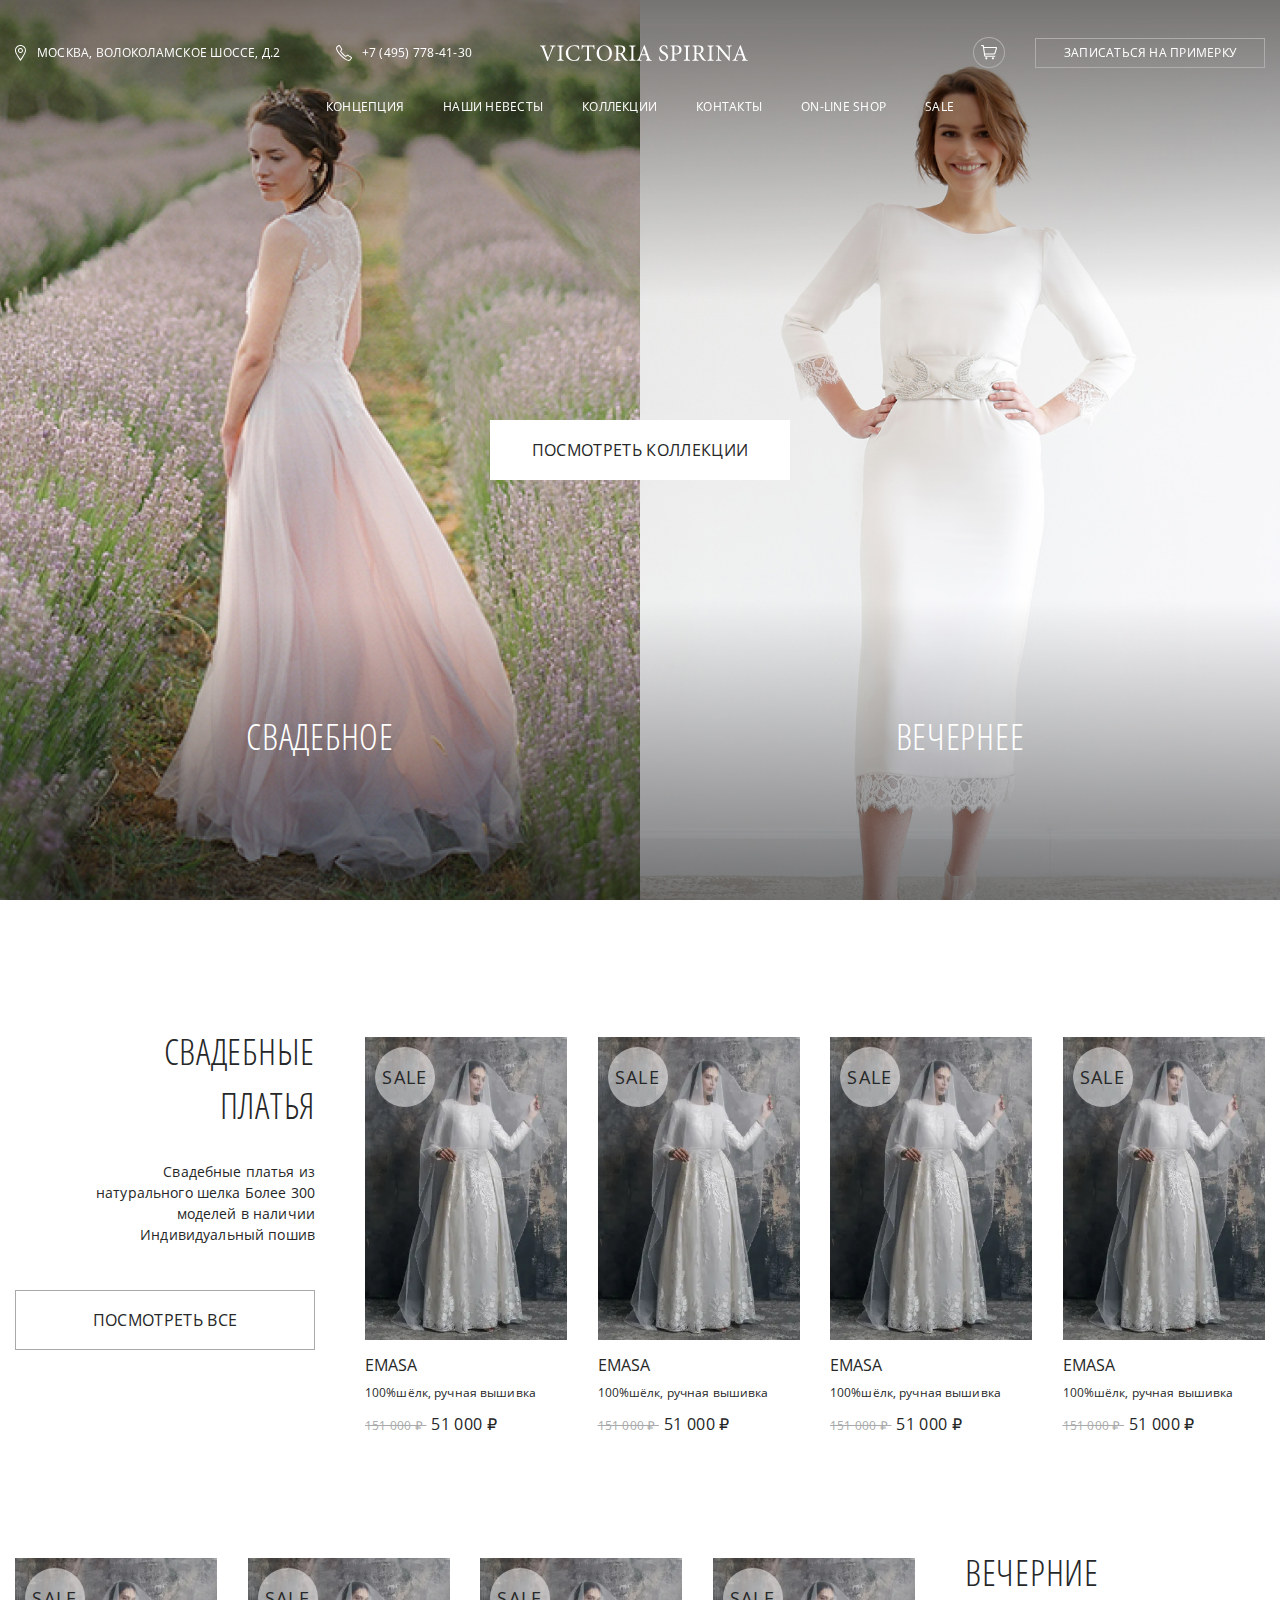
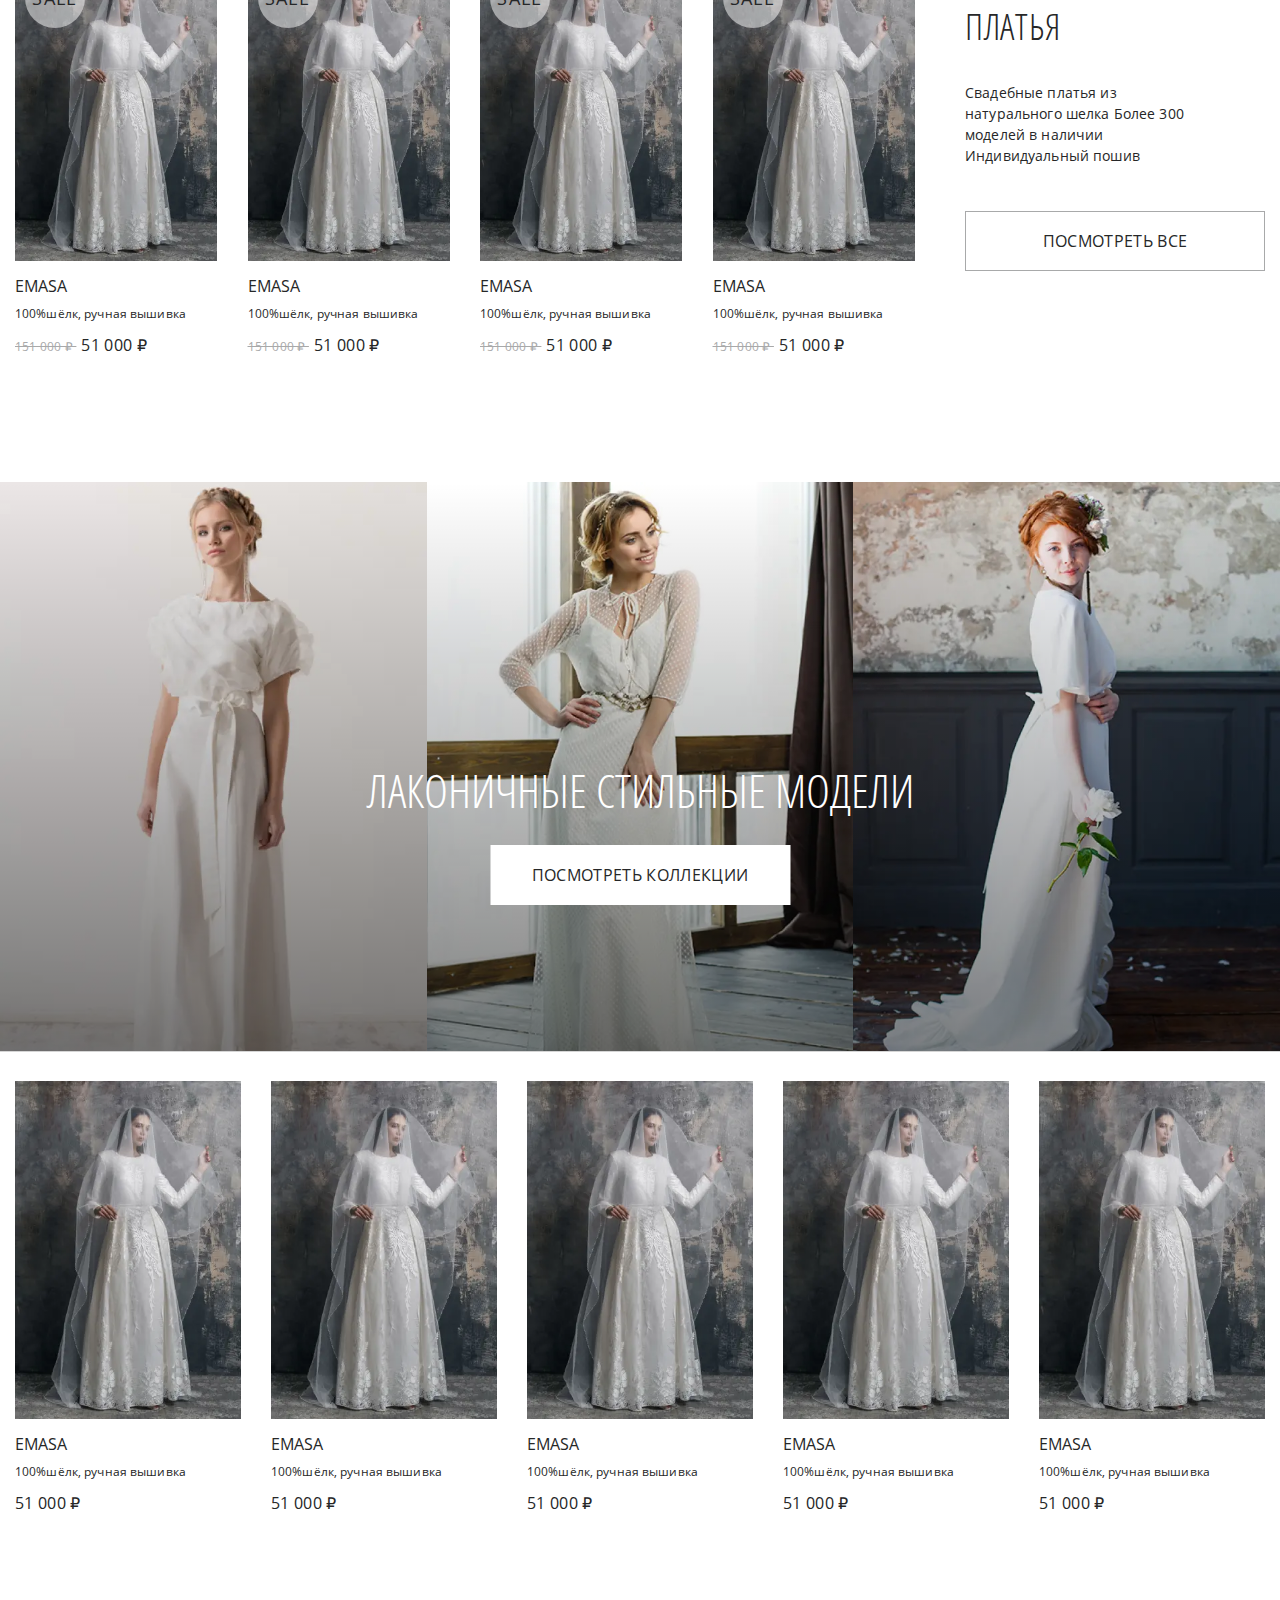
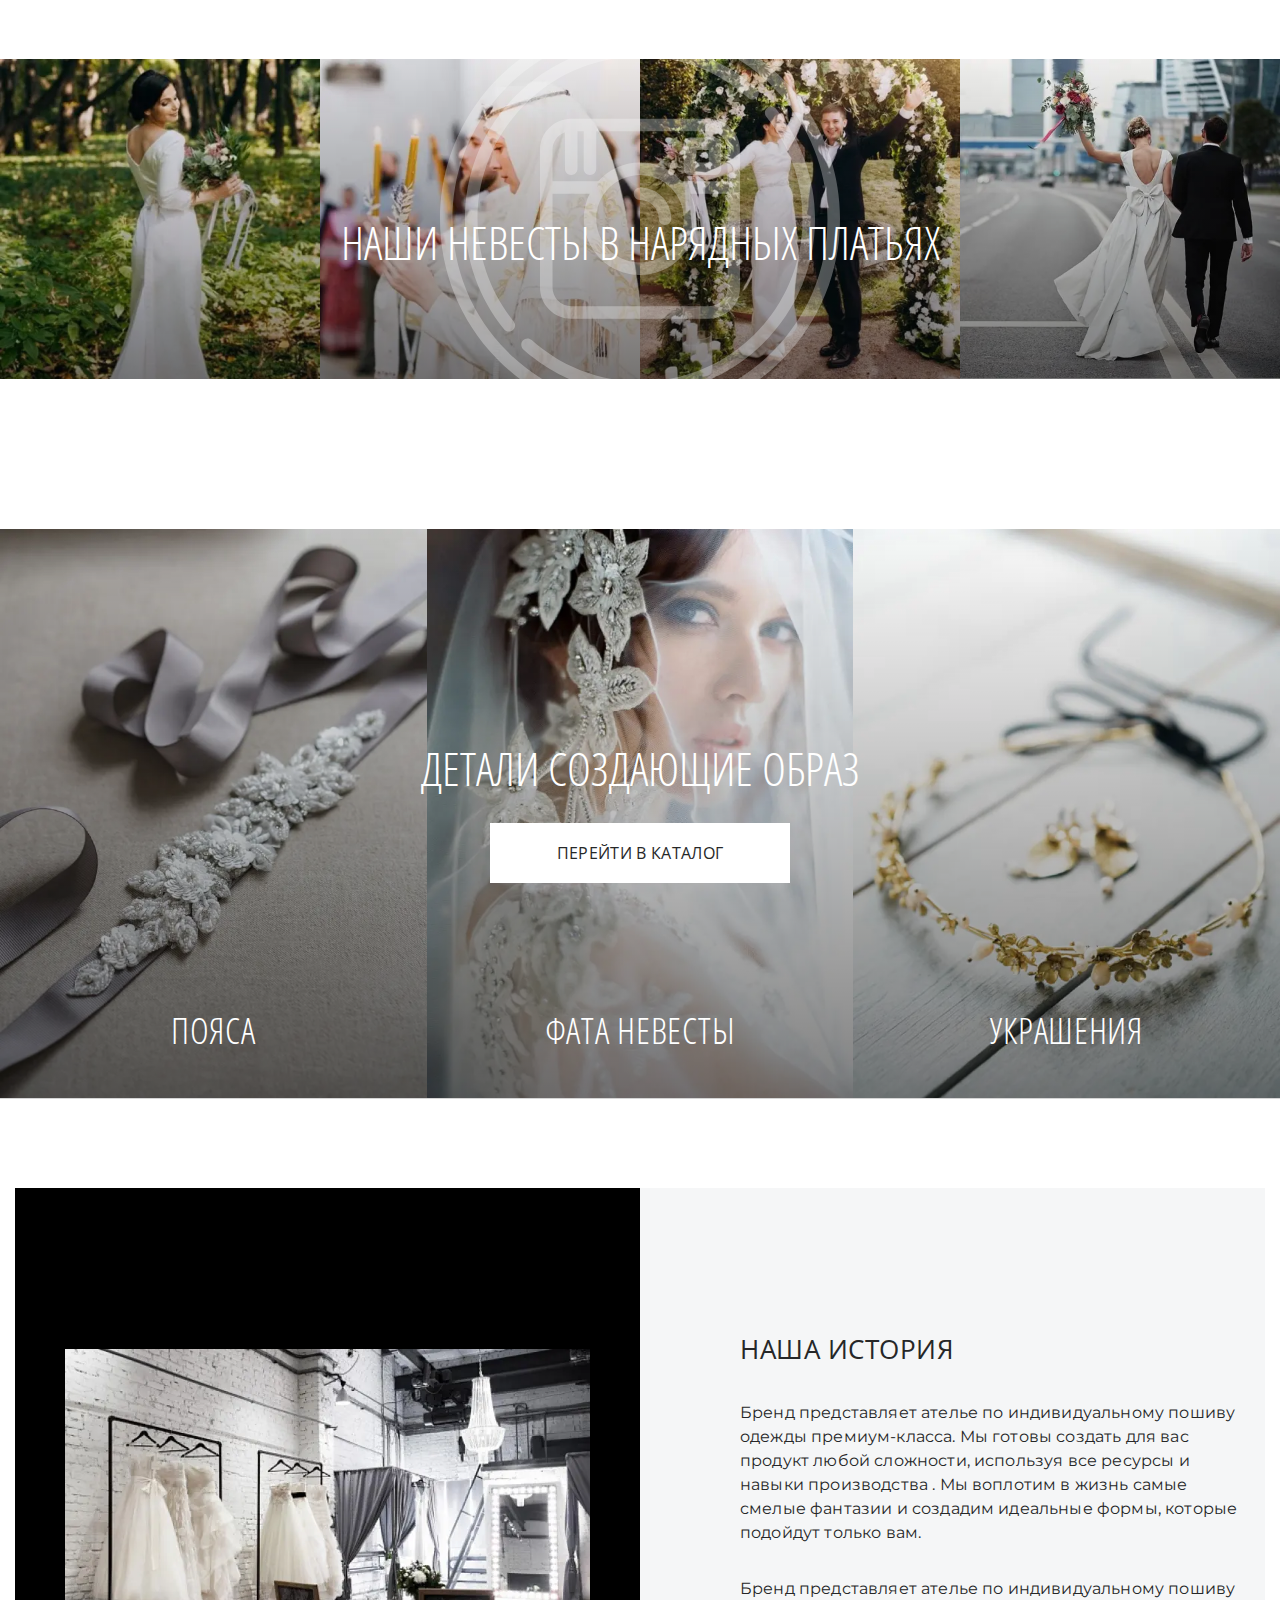
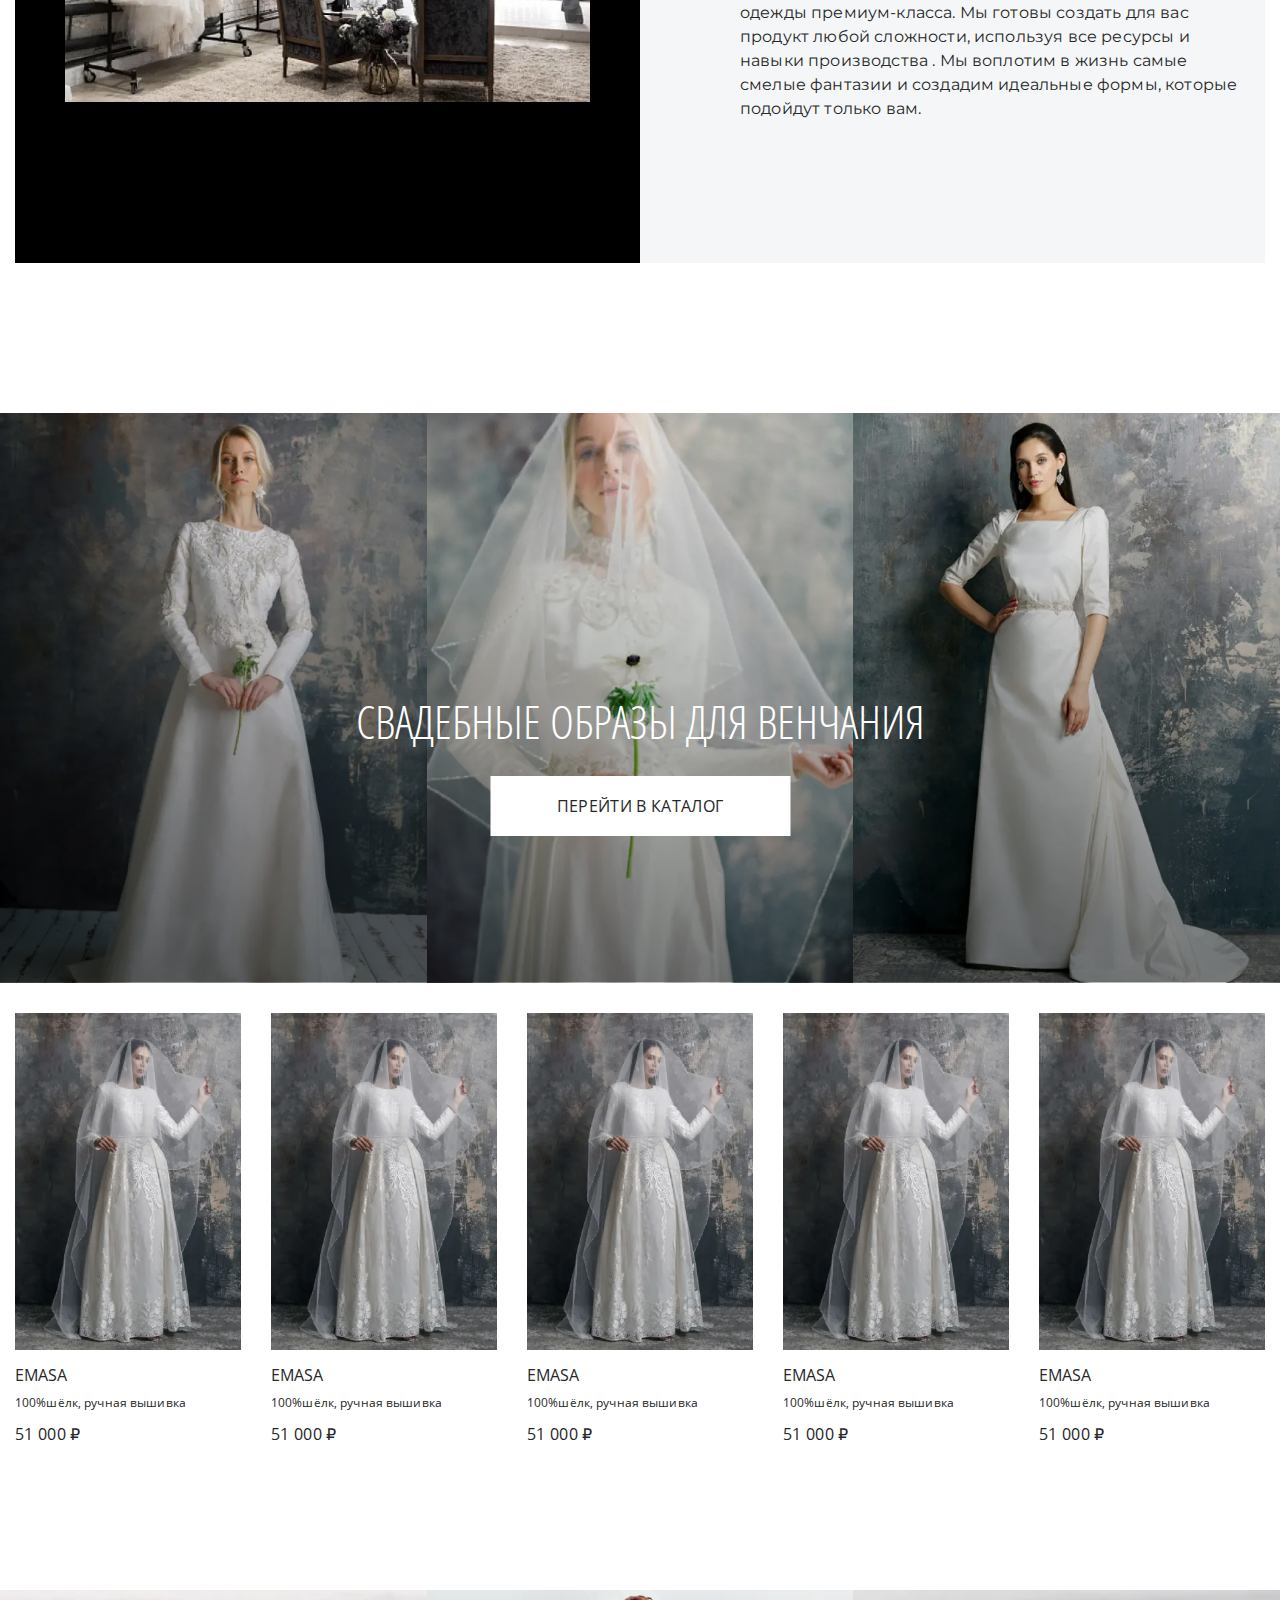
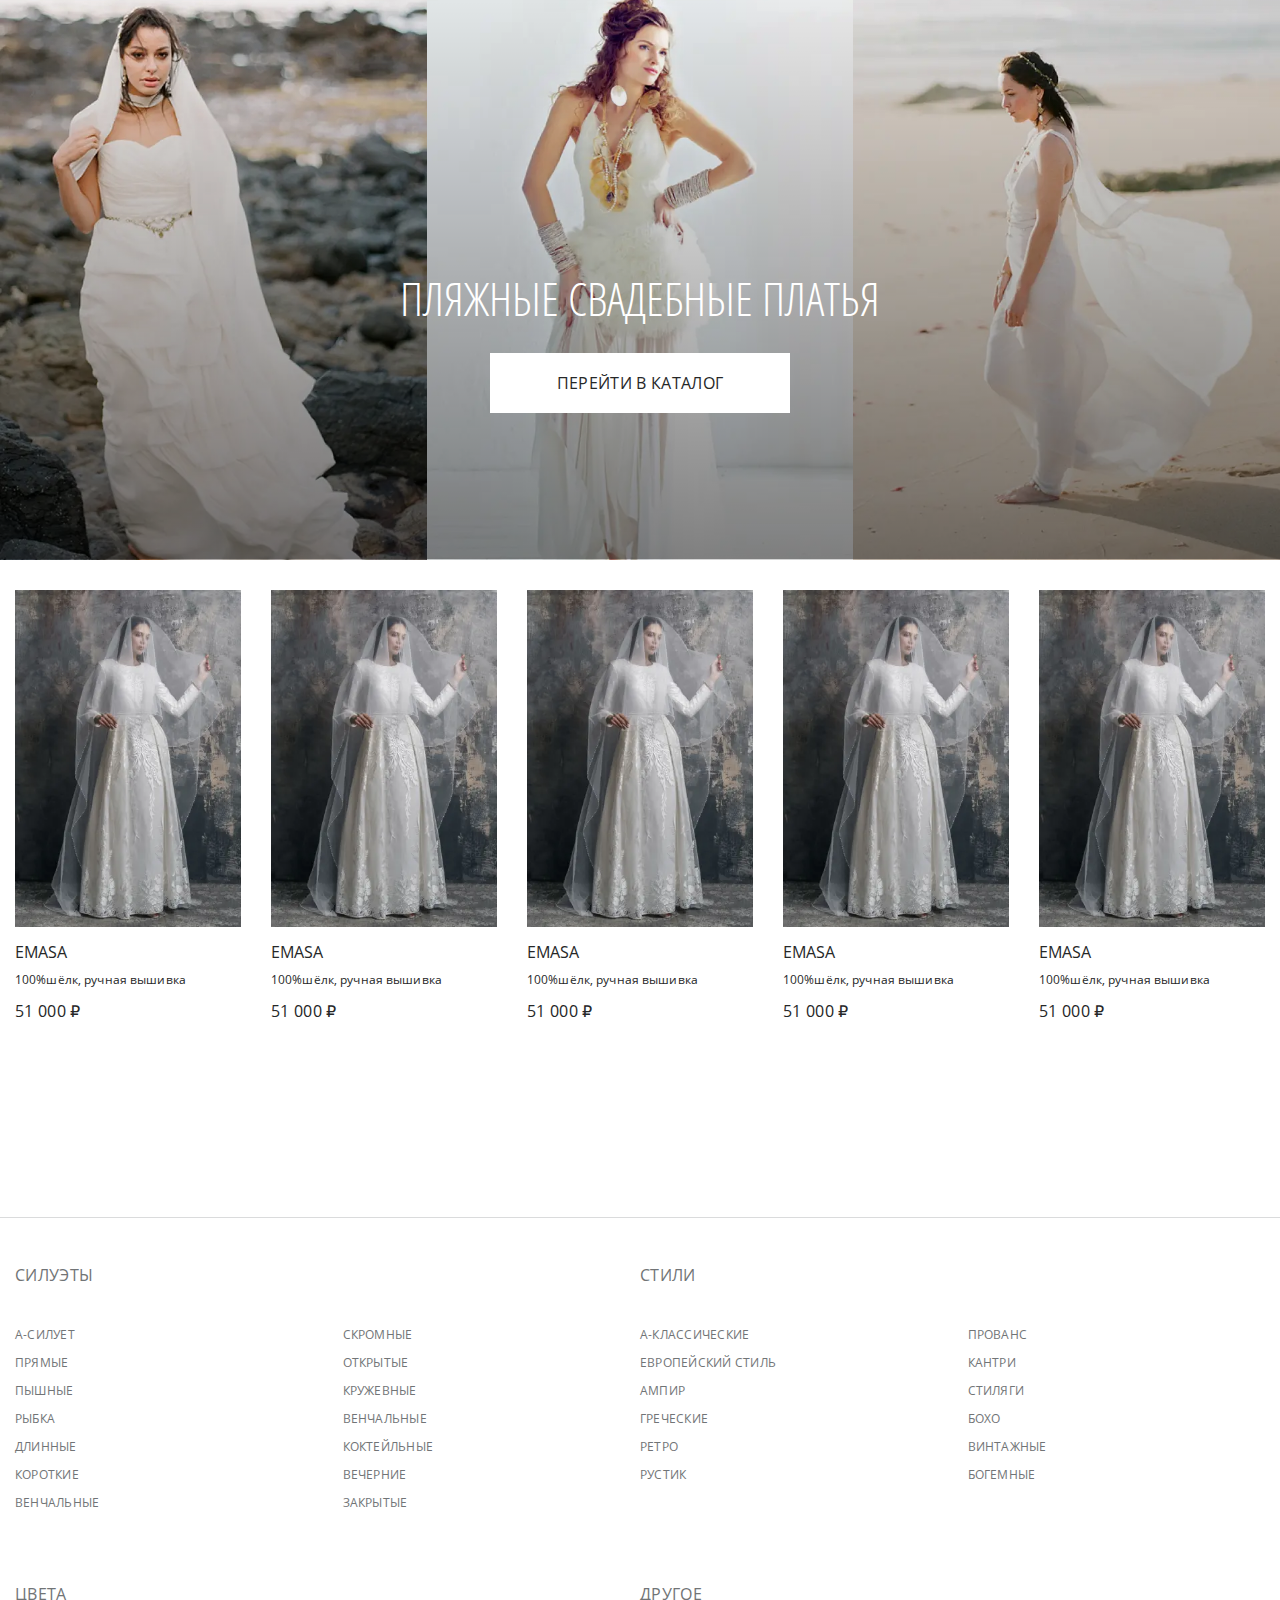
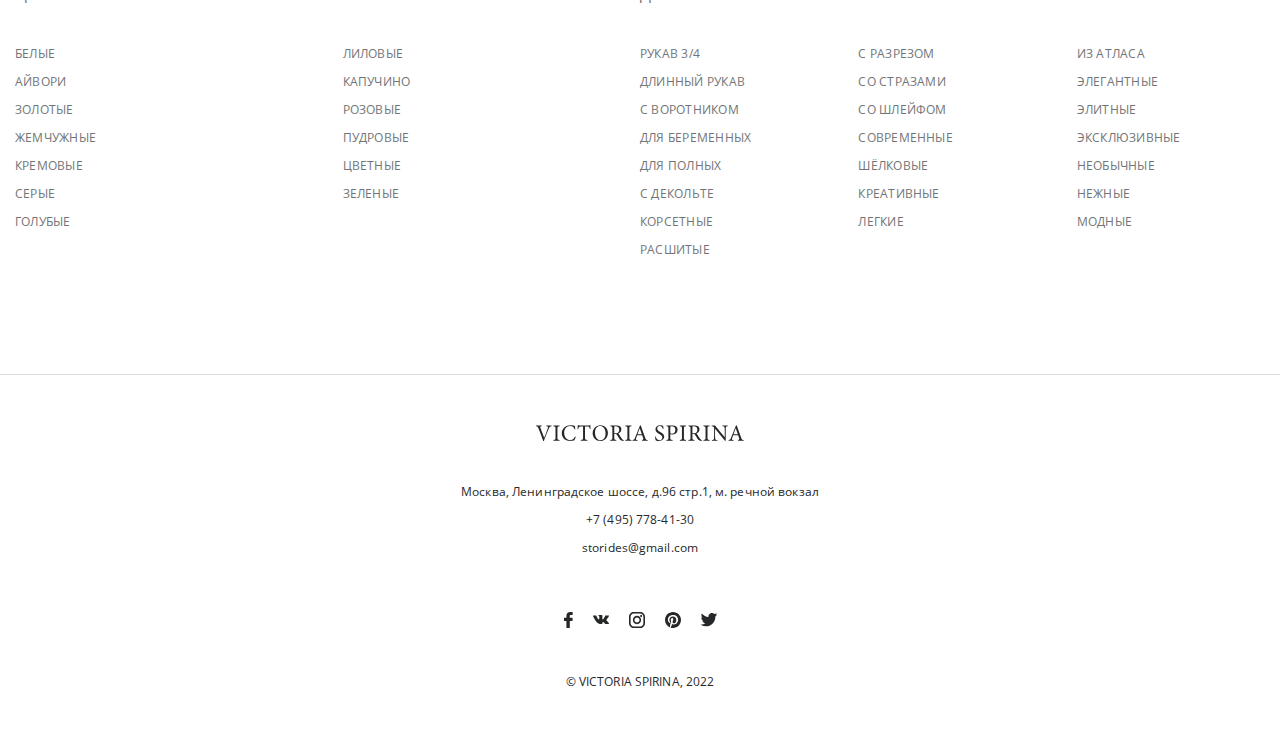
<file: index.html>
<!DOCTYPE html>
<html lang="ru">
 <head>
	<meta charset="UTF-8">
	<meta http-equiv="X-UA-Compatible" content="IE=edge">
	<meta name="viewport" content="width=device-width, initial-scale=1.0">	
	<link rel="stylesheet" href="css/style.min.css?_v=20220316204727">
	<title>Главная</title>
</head>

<body>
	<!-- Header-main -->
<header class="header main-page" id="header">
  <div class="container-1800">
    <div class="header__top">
      <div class="header__contacts">
        <a href="#" class="header__place">Москва, Волоколамское шоссе, д.2</a>
        <a href="tel:+74957784130" class="header__phone">+7 (495) 778-41-30</a>
      </div>
      <button class="burger main-page" aria-label="Открыть меню" aria-expanded="false" data-burger id="toggle">
        <span class="burger__line"></span>
        <span class="burger__line"></span>
        <span class="burger__line"></span>
      </button>
      <a href="#" class="header__logo">
        <img src="img/header/logo.svg" alt="logo">
      </a>
      <div class="header__order">
        <a href="#" class="header__order-cart"></a>       
        <button class="btn-reset header__order-modal btn" data-graph-path="modal-order">ЗАПИСАТЬСЯ НА ПРИМЕРКУ</button>
      </div>
    </div>
    <div class="header__menu">
      <ul class="header__menu-list">
        <li class="header__menu-item">
          <a href="#">КОНЦЕПЦИЯ</a>
        </li>
        <li class="header__menu-item">
          <a href="#">НАШИ НЕВЕСТЫ</a>
        </li>
        <li class="header__menu-item">
          <a href="#">КОЛЛЕКЦИИ</a>
        </li>
        <li class="header__menu-item">
          <a href="#">КОНТАКТЫ</a>
        </li>
        <li class="header__menu-item">
          <a href="#">ON-LINE SHOP</a>
        </li>
        <li class="header__menu-item">
          <a href="#">SALE</a>
        </li>
      </ul>
    </div>
    <div class="overlay" id="overlay">
      <div class="header__menu-burger-wrapper" data-menu>
        <button class="header__menu-burger-close" data-menu-close><img src="img/header/burger-menu-close.svg" alt="burger-close"></button>
        <ul class="header__menu-burger-list">
          <li class="header__menu-burger-item"> <a href="#" data-menu-item data-scroll>КОНЦЕПЦИЯ</a></li>
          <li class="header__menu-burger-item"> <a href="#" data-menu-item data-scroll>НАШИ НЕВЕСТЫ</a></li>
          <li class="header__menu-burger-item"> <a href="#" data-menu-item data-scroll>КОЛЛЕКЦИИ</a></li>
          <li class="header__menu-burger-item"> <a href="#" data-menu-item data-scroll>КОНТАКТЫ</a></li>
          <li class="header__menu-burger-item"> <a href="#" data-menu-item data-scroll>ON-LINE SHOP</a></li>
          <li class="header__menu-burger-item"> <a href="#" data-menu-item data-scroll>SALE</a></li>
        </ul>
        <div class="header__contacts-burger">
          <a href="#" class="header__place">Москва, Волоколамское шоссе, д.2</a>
          <a href="tel:+74957784130" class="header__phone">+7 (495) 778-41-30</a>
        </div>
        <button class="btn-reset header__menu-burger-btn" data-graph-path="modal-order">Записаться на примерку</button>
      </div>
    </div>
  </div>
</header>
	<div class="wrapper">
		<main class="main">
			<section class="intro" id="intro">
  <div class="intro__wrapper swiper" id="intro__wrapper">
    <div class="swiper-wrapper">
      <div class="intro__left swiper-slide" style="background: url('img/intro/intro-img1.png') no-repeat top center / cover;">    
        <h2 class="intro__title">
          свадебное
        </h2>  
        <div class="bottom_gradient"></div>
      </div>
      <div class="intro__right swiper-slide" style="background: url('img/intro/intro-img2.png') no-repeat top center / cover;">      
        <h2 class="intro__title">
          вечернее
        </h2>
        <div class="bottom_gradient"></div>
      </div>
    </div>  
    <div class="intro__btn btn_collection">посмотреть коллекции</div>
    <div class="top_gradient"></div>
      <!-- navigation buttons -->
    <div class="swiper-button-prev"></div>
    <div class="swiper-button-next"></div>
    
  </div>
</section>
			<section class="wedding-dress" id="wedding-dress">
  <div class="container-1800">
    <div class="wedding-dress__wrapper">
      <div class="wedding-dress__left">
        <h2 class="wedding-dress__title">свадебные платья</h2>
        <p class="wedding-dress__text">
          Свадебные платья
          из натурального шелка
          Более 300 моделей в наличии
          Индивидуальный пошив
        </p>
        <a href="#" class="wedding-dress__btn btn_view-all">посмотреть все</a>
      </div>
      <div class="wedding-dress__right product">
        <ul class="wedding-dress__list product__list">
          <li class="product__item">
  <a href="#">
    <picture><source srcset="img/wedding-dress/wedding-dress-img1.webp" type="image/webp"><img src="img/wedding-dress/wedding-dress-img1.png" alt="model-dress"></picture>
    <div class="product__item-offer">
      <div class="product__item-title">EMASA</div>
      <div class="product__item-text">100%шёлк, ручная вышивка</div>
      <div class="product__item-price">
        <span class="old-price">151 000 ₽ </span>
        <span class="now-price">51 000 ₽ </span>
      </div>
    </div>    
    <div class="product__item-sale">
      <div class="product__item-sale-name">sale</div>
      <div class="product__item-sale-bg"></div>
    </div>
  </a>
</li>
          <li class="product__item">
  <a href="#">
    <picture><source srcset="img/wedding-dress/wedding-dress-img1.webp" type="image/webp"><img src="img/wedding-dress/wedding-dress-img1.png" alt="model-dress"></picture>
    <div class="product__item-offer">
      <div class="product__item-title">EMASA</div>
      <div class="product__item-text">100%шёлк, ручная вышивка</div>
      <div class="product__item-price">
        <span class="old-price">151 000 ₽ </span>
        <span class="now-price">51 000 ₽ </span>
      </div>
    </div>    
    <div class="product__item-sale">
      <div class="product__item-sale-name">sale</div>
      <div class="product__item-sale-bg"></div>
    </div>
  </a>
</li>
          <li class="product__item">
  <a href="#">
    <picture><source srcset="img/wedding-dress/wedding-dress-img1.webp" type="image/webp"><img src="img/wedding-dress/wedding-dress-img1.png" alt="model-dress"></picture>
    <div class="product__item-offer">
      <div class="product__item-title">EMASA</div>
      <div class="product__item-text">100%шёлк, ручная вышивка</div>
      <div class="product__item-price">
        <span class="old-price">151 000 ₽ </span>
        <span class="now-price">51 000 ₽ </span>
      </div>
    </div>    
    <div class="product__item-sale">
      <div class="product__item-sale-name">sale</div>
      <div class="product__item-sale-bg"></div>
    </div>
  </a>
</li>
          <li class="product__item">
  <a href="#">
    <picture><source srcset="img/wedding-dress/wedding-dress-img1.webp" type="image/webp"><img src="img/wedding-dress/wedding-dress-img1.png" alt="model-dress"></picture>
    <div class="product__item-offer">
      <div class="product__item-title">EMASA</div>
      <div class="product__item-text">100%шёлк, ручная вышивка</div>
      <div class="product__item-price">
        <span class="old-price">151 000 ₽ </span>
        <span class="now-price">51 000 ₽ </span>
      </div>
    </div>    
    <div class="product__item-sale">
      <div class="product__item-sale-name">sale</div>
      <div class="product__item-sale-bg"></div>
    </div>
  </a>
</li>         
        </ul>
        <a href="#" class="wedding-dress__btn btn_view-all">посмотреть все</a>
      </div>
    </div>
  </div>
</section>
			<section class="evening-dress" id="evening-dress">
  <div class="container-1800">
    <div class="evening-dress__wrapper">
      <div class="evening-dress__left product">
        <ul class="evening-dress__list product__list">
          <li class="product__item">
  <a href="#">
    <picture><source srcset="img/wedding-dress/wedding-dress-img1.webp" type="image/webp"><img src="img/wedding-dress/wedding-dress-img1.png" alt="model-dress"></picture>
    <div class="product__item-offer">
      <div class="product__item-title">EMASA</div>
      <div class="product__item-text">100%шёлк, ручная вышивка</div>
      <div class="product__item-price">
        <span class="old-price">151 000 ₽ </span>
        <span class="now-price">51 000 ₽ </span>
      </div>
    </div>    
    <div class="product__item-sale">
      <div class="product__item-sale-name">sale</div>
      <div class="product__item-sale-bg"></div>
    </div>
  </a>
</li>
          <li class="product__item">
  <a href="#">
    <picture><source srcset="img/wedding-dress/wedding-dress-img1.webp" type="image/webp"><img src="img/wedding-dress/wedding-dress-img1.png" alt="model-dress"></picture>
    <div class="product__item-offer">
      <div class="product__item-title">EMASA</div>
      <div class="product__item-text">100%шёлк, ручная вышивка</div>
      <div class="product__item-price">
        <span class="old-price">151 000 ₽ </span>
        <span class="now-price">51 000 ₽ </span>
      </div>
    </div>    
    <div class="product__item-sale">
      <div class="product__item-sale-name">sale</div>
      <div class="product__item-sale-bg"></div>
    </div>
  </a>
</li>
          <li class="product__item">
  <a href="#">
    <picture><source srcset="img/wedding-dress/wedding-dress-img1.webp" type="image/webp"><img src="img/wedding-dress/wedding-dress-img1.png" alt="model-dress"></picture>
    <div class="product__item-offer">
      <div class="product__item-title">EMASA</div>
      <div class="product__item-text">100%шёлк, ручная вышивка</div>
      <div class="product__item-price">
        <span class="old-price">151 000 ₽ </span>
        <span class="now-price">51 000 ₽ </span>
      </div>
    </div>    
    <div class="product__item-sale">
      <div class="product__item-sale-name">sale</div>
      <div class="product__item-sale-bg"></div>
    </div>
  </a>
</li>
          <li class="product__item">
  <a href="#">
    <picture><source srcset="img/wedding-dress/wedding-dress-img1.webp" type="image/webp"><img src="img/wedding-dress/wedding-dress-img1.png" alt="model-dress"></picture>
    <div class="product__item-offer">
      <div class="product__item-title">EMASA</div>
      <div class="product__item-text">100%шёлк, ручная вышивка</div>
      <div class="product__item-price">
        <span class="old-price">151 000 ₽ </span>
        <span class="now-price">51 000 ₽ </span>
      </div>
    </div>    
    <div class="product__item-sale">
      <div class="product__item-sale-name">sale</div>
      <div class="product__item-sale-bg"></div>
    </div>
  </a>
</li>         
        </ul>
        <a href="#" class=" evening-dress__btn btn_view-all">посмотреть все</a>       
      </div>
      <div class="evening-dress__right">
        <h2 class="evening-dress__title">вечерние платья</h2>
        <p class="evening-dress__text">
          Свадебные платья
          из натурального шелка
          Более 300 моделей в наличии
          Индивидуальный пошив
        </p>
        <a href="#" class=" evening-dress__btn btn_view-all">посмотреть все</a>       
      </div>
    </div>
  </div>
</section>
			<!-- Models -->
<section class="models" id="models">
  <div class="container-1920">
    <div class="models__wrapper">
      <ul class="models__list">
        <li class="models__item">
          <picture><source srcset="img/models/models-img1.webp" type="image/webp"><img src="img/models/models-img1.png" alt=""></picture>
        </li>
         <li class="models__item">
          <picture><source srcset="img/models/models-img2.webp" type="image/webp"><img src="img/models/models-img2.png" alt=""></picture>
        </li>
        <li class="models__item">
          <picture><source srcset="img/models/models-img3.webp" type="image/webp"><img src="img/models/models-img3.png" alt=""></picture>
        </li>
      </ul>
      <div class="models__offer">
        <h1 class="models__title">лаконичные стильные модели</h1>
        <a href="#" class="models__btn btn_collection">посмотреть коллекции</a> 
      </div>
      <div class="models__shadow-bg"></div>
    </div>   
  </div>
  <div class="container-1800">
    <ul class="models__products">
      <li class="product__item">
  <a href="#">
    <picture><source srcset="img/wedding-dress/wedding-dress-img1.webp" type="image/webp"><img src="img/wedding-dress/wedding-dress-img1.png" alt="model-dress"></picture>
    <div class="product__item-offer">
      <div class="product__item-title">EMASA</div>
      <div class="product__item-text">100%шёлк, ручная вышивка</div>
      <div class="product__item-price">        
        <span class="now-price">51 000 ₽ </span>
      </div>
    </div>   
  </a>
</li>
      <li class="product__item">
  <a href="#">
    <picture><source srcset="img/wedding-dress/wedding-dress-img1.webp" type="image/webp"><img src="img/wedding-dress/wedding-dress-img1.png" alt="model-dress"></picture>
    <div class="product__item-offer">
      <div class="product__item-title">EMASA</div>
      <div class="product__item-text">100%шёлк, ручная вышивка</div>
      <div class="product__item-price">        
        <span class="now-price">51 000 ₽ </span>
      </div>
    </div>   
  </a>
</li>
      <li class="product__item">
  <a href="#">
    <picture><source srcset="img/wedding-dress/wedding-dress-img1.webp" type="image/webp"><img src="img/wedding-dress/wedding-dress-img1.png" alt="model-dress"></picture>
    <div class="product__item-offer">
      <div class="product__item-title">EMASA</div>
      <div class="product__item-text">100%шёлк, ручная вышивка</div>
      <div class="product__item-price">        
        <span class="now-price">51 000 ₽ </span>
      </div>
    </div>   
  </a>
</li>
      <li class="product__item">
  <a href="#">
    <picture><source srcset="img/wedding-dress/wedding-dress-img1.webp" type="image/webp"><img src="img/wedding-dress/wedding-dress-img1.png" alt="model-dress"></picture>
    <div class="product__item-offer">
      <div class="product__item-title">EMASA</div>
      <div class="product__item-text">100%шёлк, ручная вышивка</div>
      <div class="product__item-price">        
        <span class="now-price">51 000 ₽ </span>
      </div>
    </div>   
  </a>
</li>
      <li class="product__item">
  <a href="#">
    <picture><source srcset="img/wedding-dress/wedding-dress-img1.webp" type="image/webp"><img src="img/wedding-dress/wedding-dress-img1.png" alt="model-dress"></picture>
    <div class="product__item-offer">
      <div class="product__item-title">EMASA</div>
      <div class="product__item-text">100%шёлк, ручная вышивка</div>
      <div class="product__item-price">        
        <span class="now-price">51 000 ₽ </span>
      </div>
    </div>   
  </a>
</li>
    </ul>
  </div>
</section>
			<!-- Outfits -->
<section class="outfits" id="outfits">
  <div class="container-1920">
    <div class="outfits__wrapper">
      <ul class="outfits__list">
        <li class="outfits__item">
          <picture><source srcset="img/outfits/outfits-img1.webp" type="image/webp"><img src="img/outfits/outfits-img1.jpg" alt="outfit-image"></picture>
        </li>
        <li class="outfits__item">
          <picture><source srcset="img/outfits/outfits-img2.webp" type="image/webp"><img src="img/outfits/outfits-img2.jpg" alt="outfit-image"></picture>
        </li>
        <li class="outfits__item">
          <picture><source srcset="img/outfits/outfits-img3.webp" type="image/webp"><img src="img/outfits/outfits-img3.jpg" alt="outfit-image"></picture>
        </li>
        <li class="outfits__item">
          <picture><source srcset="img/outfits/outfits-img4.webp" type="image/webp"><img src="img/outfits/outfits-img4.jpg" alt="outfit-image"></picture>
        </li>
      </ul>
      <div class="outfits__bg"></div>
      <div class="outfits__icon">      
      </div>
      <h1 class="outfits__title">наши невесты в нарядных платьях</h1>

    </div>
   
  </div>
</section>
			<!-- accessories -->
<section class="accessories" id="accessories">
  <div class="container-1920">
    <div class="accessories__wrapper">
      <ul class="accessories__list">
        <li class="accessories__item">
          <picture><source srcset="img/accessories/accessories-img1.webp" type="image/webp"><img src="img/accessories/accessories-img1.png" alt="accessories-img"></picture>
          <h2 class="accessories__item-title">Пояса</h2>
        </li>
         <li class="accessories__item">
          <picture><source srcset="img/accessories/accessories-img2.webp" type="image/webp"><img src="img/accessories/accessories-img2.png" alt="accessories-img"></picture>
          <h2 class="accessories__item-title accessories__item-top">Пояса</h2>  
          <h2 class="accessories__item-title">Фата невесты</h2>  
          <h2 class="accessories__item-title accessories__item-bottom">Украшения</h2>         
        </li>
        <li class="accessories__item">
          <picture><source srcset="img/accessories/accessories-img3.webp" type="image/webp"><img src="img/accessories/accessories-img3.png" alt="accessories-img"></picture>
          <h2 class="accessories__item-title">Украшения</h2>      
        </li>
      </ul>
      <div class="accessories__offer">
        <h1 class="accessories__title">Детали создающие образ</h1>
        <a href="#" class="accessories__btn btn_collection">перейти в каталог</a> 
      </div>
      <div class="accessories__shadow-bg"></div>
    </div>   
  </div> 
</section>		
			<!-- history -->
<section class="history" id="history">
  <div class="container-1800">
    <div class="history__wrapper">
      <div class="history__baner">
        <picture><source srcset="img/history/history-img1.webp" type="image/webp"><img src="img/history/history-img1.jpg" alt="history-image"></picture>
      </div>
      <div class="history__offer">
        <div class="history__offer-wrapper">
          <div class="history__title">Наша история</div>
          <p class="history__text">
            Бренд представляет ателье по индивидуальному пошиву одежды премиум-класса. Мы готовы создать для вас продукт
            любой сложности, используя все ресурсы и навыки производства . Мы воплотим в жизнь самые смелые фантазии и
            создадим идеальные формы, которые подойдут только вам.
          </p>
          <p class="history__text">
            Бренд представляет ателье по индивидуальному пошиву одежды премиум-класса. Мы готовы создать для вас продукт
            любой сложности, используя все ресурсы и навыки производства . Мы воплотим в жизнь самые смелые фантазии и
            создадим идеальные формы, которые подойдут только вам.
          </p>
        </div>      
      </div>
    </div>
  </div>
</section>	
			<!-- wedding-images -->
<section class="models" id="models">
  <div class="container-1920">
    <div class="models__wrapper">
      <ul class="models__list">
        <li class="models__item">
          <picture><source srcset="img/wedding-images/wedding-images-img1.webp" type="image/webp"><img src="img/wedding-images/wedding-images-img1.png" alt=""></picture>
        </li>
         <li class="models__item">
          <picture><source srcset="img/wedding-images/wedding-images-img2.webp" type="image/webp"><img src="img/wedding-images/wedding-images-img2.png" alt=""></picture>
        </li>
        <li class="models__item">
          <picture><source srcset="img/wedding-images/wedding-images-img3.webp" type="image/webp"><img src="img/wedding-images/wedding-images-img3.png" alt=""></picture>
        </li>
      </ul>
      <div class="models__offer">
        <h1 class="models__title">Свадебные образы для Венчания</h1>
        <a href="#" class="models__btn btn_collection">перейти в каталог</a> 
      </div>
      <div class="models__shadow-bg"></div>
    </div>   
  </div>
  <div class="container-1800">
    <ul class="models__products">
      <li class="product__item">
  <a href="#">
    <picture><source srcset="img/wedding-dress/wedding-dress-img1.webp" type="image/webp"><img src="img/wedding-dress/wedding-dress-img1.png" alt="model-dress"></picture>
    <div class="product__item-offer">
      <div class="product__item-title">EMASA</div>
      <div class="product__item-text">100%шёлк, ручная вышивка</div>
      <div class="product__item-price">        
        <span class="now-price">51 000 ₽ </span>
      </div>
    </div>   
  </a>
</li>
      <li class="product__item">
  <a href="#">
    <picture><source srcset="img/wedding-dress/wedding-dress-img1.webp" type="image/webp"><img src="img/wedding-dress/wedding-dress-img1.png" alt="model-dress"></picture>
    <div class="product__item-offer">
      <div class="product__item-title">EMASA</div>
      <div class="product__item-text">100%шёлк, ручная вышивка</div>
      <div class="product__item-price">        
        <span class="now-price">51 000 ₽ </span>
      </div>
    </div>   
  </a>
</li>
      <li class="product__item">
  <a href="#">
    <picture><source srcset="img/wedding-dress/wedding-dress-img1.webp" type="image/webp"><img src="img/wedding-dress/wedding-dress-img1.png" alt="model-dress"></picture>
    <div class="product__item-offer">
      <div class="product__item-title">EMASA</div>
      <div class="product__item-text">100%шёлк, ручная вышивка</div>
      <div class="product__item-price">        
        <span class="now-price">51 000 ₽ </span>
      </div>
    </div>   
  </a>
</li>
      <li class="product__item">
  <a href="#">
    <picture><source srcset="img/wedding-dress/wedding-dress-img1.webp" type="image/webp"><img src="img/wedding-dress/wedding-dress-img1.png" alt="model-dress"></picture>
    <div class="product__item-offer">
      <div class="product__item-title">EMASA</div>
      <div class="product__item-text">100%шёлк, ручная вышивка</div>
      <div class="product__item-price">        
        <span class="now-price">51 000 ₽ </span>
      </div>
    </div>   
  </a>
</li>
      <li class="product__item">
  <a href="#">
    <picture><source srcset="img/wedding-dress/wedding-dress-img1.webp" type="image/webp"><img src="img/wedding-dress/wedding-dress-img1.png" alt="model-dress"></picture>
    <div class="product__item-offer">
      <div class="product__item-title">EMASA</div>
      <div class="product__item-text">100%шёлк, ручная вышивка</div>
      <div class="product__item-price">        
        <span class="now-price">51 000 ₽ </span>
      </div>
    </div>   
  </a>
</li>
    </ul>
  </div>
</section>	
			<!-- beach-dress -->
<section class="models" id="models">
  <div class="container-1920">
    <div class="models__wrapper">
      <ul class="models__list">
        <li class="models__item">
          <picture><source srcset="img/beach-dress/beach-dress-img1.webp" type="image/webp"><img src="img/beach-dress/beach-dress-img1.png" alt="beach-dress-img"></picture>
        </li>
         <li class="models__item">
          <picture><source srcset="img/beach-dress/beach-dress-img2.webp" type="image/webp"><img src="img/beach-dress/beach-dress-img2.png" alt="beach-dress-img"></picture>
        </li>
        <li class="models__item">
          <picture><source srcset="img/beach-dress/beach-dress-img3.webp" type="image/webp"><img src="img/beach-dress/beach-dress-img3.png" alt="beach-dress-img"></picture>
        </li>
      </ul>
      <div class="models__offer">
        <h1 class="models__title">пляжные свадебные платья</h1>
        <a href="#" class="models__btn btn_collection">перейти в каталог</a> 
      </div>
      <div class="models__shadow-bg"></div>
    </div>   
  </div>
  <div class="container-1800">
    <ul class="models__products">
      <li class="product__item">
  <a href="#">
    <picture><source srcset="img/wedding-dress/wedding-dress-img1.webp" type="image/webp"><img src="img/wedding-dress/wedding-dress-img1.png" alt="model-dress"></picture>
    <div class="product__item-offer">
      <div class="product__item-title">EMASA</div>
      <div class="product__item-text">100%шёлк, ручная вышивка</div>
      <div class="product__item-price">        
        <span class="now-price">51 000 ₽ </span>
      </div>
    </div>   
  </a>
</li>
      <li class="product__item">
  <a href="#">
    <picture><source srcset="img/wedding-dress/wedding-dress-img1.webp" type="image/webp"><img src="img/wedding-dress/wedding-dress-img1.png" alt="model-dress"></picture>
    <div class="product__item-offer">
      <div class="product__item-title">EMASA</div>
      <div class="product__item-text">100%шёлк, ручная вышивка</div>
      <div class="product__item-price">        
        <span class="now-price">51 000 ₽ </span>
      </div>
    </div>   
  </a>
</li>
      <li class="product__item">
  <a href="#">
    <picture><source srcset="img/wedding-dress/wedding-dress-img1.webp" type="image/webp"><img src="img/wedding-dress/wedding-dress-img1.png" alt="model-dress"></picture>
    <div class="product__item-offer">
      <div class="product__item-title">EMASA</div>
      <div class="product__item-text">100%шёлк, ручная вышивка</div>
      <div class="product__item-price">        
        <span class="now-price">51 000 ₽ </span>
      </div>
    </div>   
  </a>
</li>
      <li class="product__item">
  <a href="#">
    <picture><source srcset="img/wedding-dress/wedding-dress-img1.webp" type="image/webp"><img src="img/wedding-dress/wedding-dress-img1.png" alt="model-dress"></picture>
    <div class="product__item-offer">
      <div class="product__item-title">EMASA</div>
      <div class="product__item-text">100%шёлк, ручная вышивка</div>
      <div class="product__item-price">        
        <span class="now-price">51 000 ₽ </span>
      </div>
    </div>   
  </a>
</li>
      <li class="product__item">
  <a href="#">
    <picture><source srcset="img/wedding-dress/wedding-dress-img1.webp" type="image/webp"><img src="img/wedding-dress/wedding-dress-img1.png" alt="model-dress"></picture>
    <div class="product__item-offer">
      <div class="product__item-title">EMASA</div>
      <div class="product__item-text">100%шёлк, ручная вышивка</div>
      <div class="product__item-price">        
        <span class="now-price">51 000 ₽ </span>
      </div>
    </div>   
  </a>
</li>
    </ul>
  </div>
</section>	
			
			
		</main>
		<!-- Footer -->
<footer class="footer" id="footer">
  <div class="footer__inner">
    <div class="container">
      <div class="footer__top">
        <div class="footer__category">
          <div class="footer__category-title">СИЛУЭТЫ</div>
          <ul class="footer__category-list">
            <li class="footer__category-item"><a href="#">А-СИЛУЕТ</a></li>
            <li class="footer__category-item"><a href="#">СКРОМНЫЕ</a></li>
            <li class="footer__category-item"><a href="#">ПРЯМЫЕ</a></li>
            <li class="footer__category-item"><a href="#">ОТКРЫТЫЕ</a></li>
            <li class="footer__category-item"><a href="#">ПЫШНЫЕ</a></li>
            <li class="footer__category-item"><a href="#">КРУЖЕВНЫЕ</a></li>
            <li class="footer__category-item"><a href="#">РЫБКА</a></li>
            <li class="footer__category-item"><a href="#">ВЕНЧАЛЬНЫЕ</a></li>
            <li class="footer__category-item"><a href="#">ДЛИННЫЕ</a></li>
            <li class="footer__category-item"><a href="#">КОКТЕЙЛЬНЫЕ</a></li>
            <li class="footer__category-item"><a href="#">КОРОТКИЕ</a></li>
            <li class="footer__category-item"><a href="#">ВЕЧЕРНИЕ</a></li>
            <li class="footer__category-item"><a href="#">ВЕНЧАЛЬНЫЕ</a></li>
            <li class="footer__category-item"><a href="#">ЗАКРЫТЫЕ</a></li>
          </ul>
        </div>
        <div class="footer__category">
          <div class="footer__category-title">СТИЛИ</div>
          <ul class="footer__category-list">
            <li class="footer__category-item"><a href="#">А-КЛАССИЧЕСКИЕ</a></li>
            <li class="footer__category-item"><a href="#">ПРОВАНС</a></li>
            <li class="footer__category-item"><a href="#">ЕВРОПЕЙСКИЙ СТИЛЬ</a></li>
            <li class="footer__category-item"><a href="#">КАНТРИ</a></li>
            <li class="footer__category-item"><a href="#">АМПИР</a></li>
            <li class="footer__category-item"><a href="#">СТИЛЯГИ</a></li>
            <li class="footer__category-item"><a href="#">ГРЕЧЕСКИЕ</a></li>
            <li class="footer__category-item"><a href="#">БОХО</a></li>
            <li class="footer__category-item"><a href="#">РЕТРО</a></li>
            <li class="footer__category-item"><a href="#">ВИНТАЖНЫЕ</a></li>
            <li class="footer__category-item"><a href="#">РУСТИК</a></li>
            <li class="footer__category-item"><a href="#">БОГЕМНЫЕ</a></li>
          </ul>
        </div>
        <div class="footer__category">
          <div class="footer__category-title">ЦВЕТА</div>
          <ul class="footer__category-list">
            <li class="footer__category-item"><a href="#">БЕЛЫЕ</a></li>
            <li class="footer__category-item"><a href="#">ЛИЛОВЫЕ</a></li>
            <li class="footer__category-item"><a href="#">АЙВОРИ</a></li>
            <li class="footer__category-item"><a href="#">КАПУЧИНО</a></li>
            <li class="footer__category-item"><a href="#">ЗОЛОТЫЕ</a></li>
            <li class="footer__category-item"><a href="#">РОЗОВЫЕ</a></li>
            <li class="footer__category-item"><a href="#">ЖЕМЧУЖНЫЕ</a></li>
            <li class="footer__category-item"><a href="#">ПУДРОВЫЕ</a></li>
            <li class="footer__category-item"><a href="#">КРЕМОВЫЕ</a></li>
            <li class="footer__category-item"><a href="#">ЦВЕТНЫЕ</a></li>
            <li class="footer__category-item"><a href="#">СЕРЫЕ</a></li>
            <li class="footer__category-item"><a href="#">ЗЕЛЕНЫЕ</a></li>
            <li class="footer__category-item"><a href="#">ГОЛУБЫЕ</a></li>
          </ul>
        </div>
        <div class="footer__category">
          <div class="footer__category-title">ДРУГОЕ</div>
          <ul class="footer__category-list">
            <li class="footer__category-item"><a href="#">РУКАВ 3/4</a></li>
            <li class="footer__category-item"><a href="#">С РАЗРЕЗОМ</a></li>
            <li class="footer__category-item"><a href="#">ИЗ АТЛАСА</a></li>
            <li class="footer__category-item"><a href="#">ДЛИННЫЙ РУКАВ</a></li>
            <li class="footer__category-item"><a href="#">СО СТРАЗАМИ</a></li>
            <li class="footer__category-item"><a href="#">ЭЛЕГАНТНЫЕ</a></li>
            <li class="footer__category-item"><a href="#">С ВОРОТНИКОМ</a></li>
            <li class="footer__category-item"><a href="#">СО ШЛЕЙФОМ</a></li>
            <li class="footer__category-item"><a href="#">ЭЛИТНЫЕ</a></li>
            <li class="footer__category-item"><a href="#">ДЛЯ БЕРЕМЕННЫХ</a></li>
            <li class="footer__category-item"><a href="#">СОВРЕМЕННЫЕ</a></li>
            <li class="footer__category-item"><a href="#">ЭКСКЛЮЗИВНЫЕ</a></li>
            <li class="footer__category-item"><a href="#">ДЛЯ ПОЛНЫХ</a></li>
            <li class="footer__category-item"><a href="#">ШЁЛКОВЫЕ</a></li>
            <li class="footer__category-item"><a href="#">НЕОБЫЧНЫЕ</a></li>
            <li class="footer__category-item"><a href="#">С ДЕКОЛЬТЕ</a></li>
            <li class="footer__category-item"><a href="#">КРЕАТИВНЫЕ</a></li>
            <li class="footer__category-item"><a href="#">НЕЖНЫЕ</a></li>
            <li class="footer__category-item"><a href="#">КОРСЕТНЫЕ</a></li>
            <li class="footer__category-item"><a href="#">ЛЕГКИЕ</a></li>
            <li class="footer__category-item"><a href="#">МОДНЫЕ</a></li>
            <li class="footer__category-item"><a href="#">РАСШИТЫЕ</a></li>
          </ul>
        </div>
      </div>
    </div>
  </div>

  <div class="footer__bottom">
    <a href="#" class="footer__logo">
      <img src="img/footer/footer-logo.svg" alt="logo">
    </a>
    <div class="footer__text">
      <span>Москва, Ленинградское шоссе, д.96 стр.1, м. речной вокзал</span>
      <span>+7 (495) 778-41-30</span>
      <span>storides@gmail.com</span>
    </div>
    <ul class="social-list">
  <li class="social-item">
    <a href="#"><img src="img/footer/facebook.svg" alt="social-img"></a>
  </li>
  <li class="social-item">
    <a href="#"><img src="img/footer/vk.svg" alt="social-img"></a>
  </li>
  <li class="social-item">
    <a href="#"><img src="img/footer/instagram.svg" alt="social-img"></a>
  </li>
  <li class="social-item">
    <a href="#"><img src="img/footer/pinterest.svg" alt="social-img"></a>
  </li>
  <li class="social-item">
    <a href="#"><img src="img/footer/twitter.svg" alt="social-img"></a>
  </li>
</ul>
    <div class="footer__copyright">© VICTORIA SPIRINA, 2022 </div>
  </div>
</footer>
<!-- Modal -->
<div class="graph-modal">
  <div class="graph-modal__container" role="dialog" aria-modal="true" data-graph-target="modal-order">
    <button class="btn-reset graph-modal__close" aria-label="Закрыть модальное окно"></button>
    <div class="graph-modal__content">
      <div class="graph-modal__title">
        ЗАПИСАТЬСЯ НА ПРИМЕРКУ
      </div>
      <div class="graph-modal__input-wrapper name">
        <label for="modal-name">Ваше имя</label>
        <input type="text" id="modal-name">
      </div>
      <div class="graph-modal__input-wrapper phone">
        <label for="modal-phone">ваш номер телефона</label>
        <input type="number" id="modal-phone">
      </div>
      <div class="graph-modal__input-wrapper email">
        <label for="modal-mail">Ваш e-mail</label>
        <input type="email" id="modal-mail">
      </div>
      <div class="graph-modal__input-dates">
        <div class="graph-modal__input-date">
          <label for="modal-date">Дата</label>
          <input type="date" id="modal-date">
        </div>
        <div class="graph-modal__input-time">
          <label for="modal-time">Время</label>
          <input type="time" id="modal-time">
        </div>
      </div>
      <button class="graph-modal__btn btn_cart">отправить заявку</button>
      <div class="graph-modal__welcome">
        <span>МЫ РАДЫ ВИДЕТЬ ВАС ЕЖЕДНЕВНО 12:00 - 22:00</span>
        <span>Москва, Ленинградское шоссе, д.96 стр.1</span>
      </div>
    </div>
  </div>
</div>		
	</div>

	<script src="js/app.min.js?_v=20220316204727"></script>
</body>

</html>
</file>
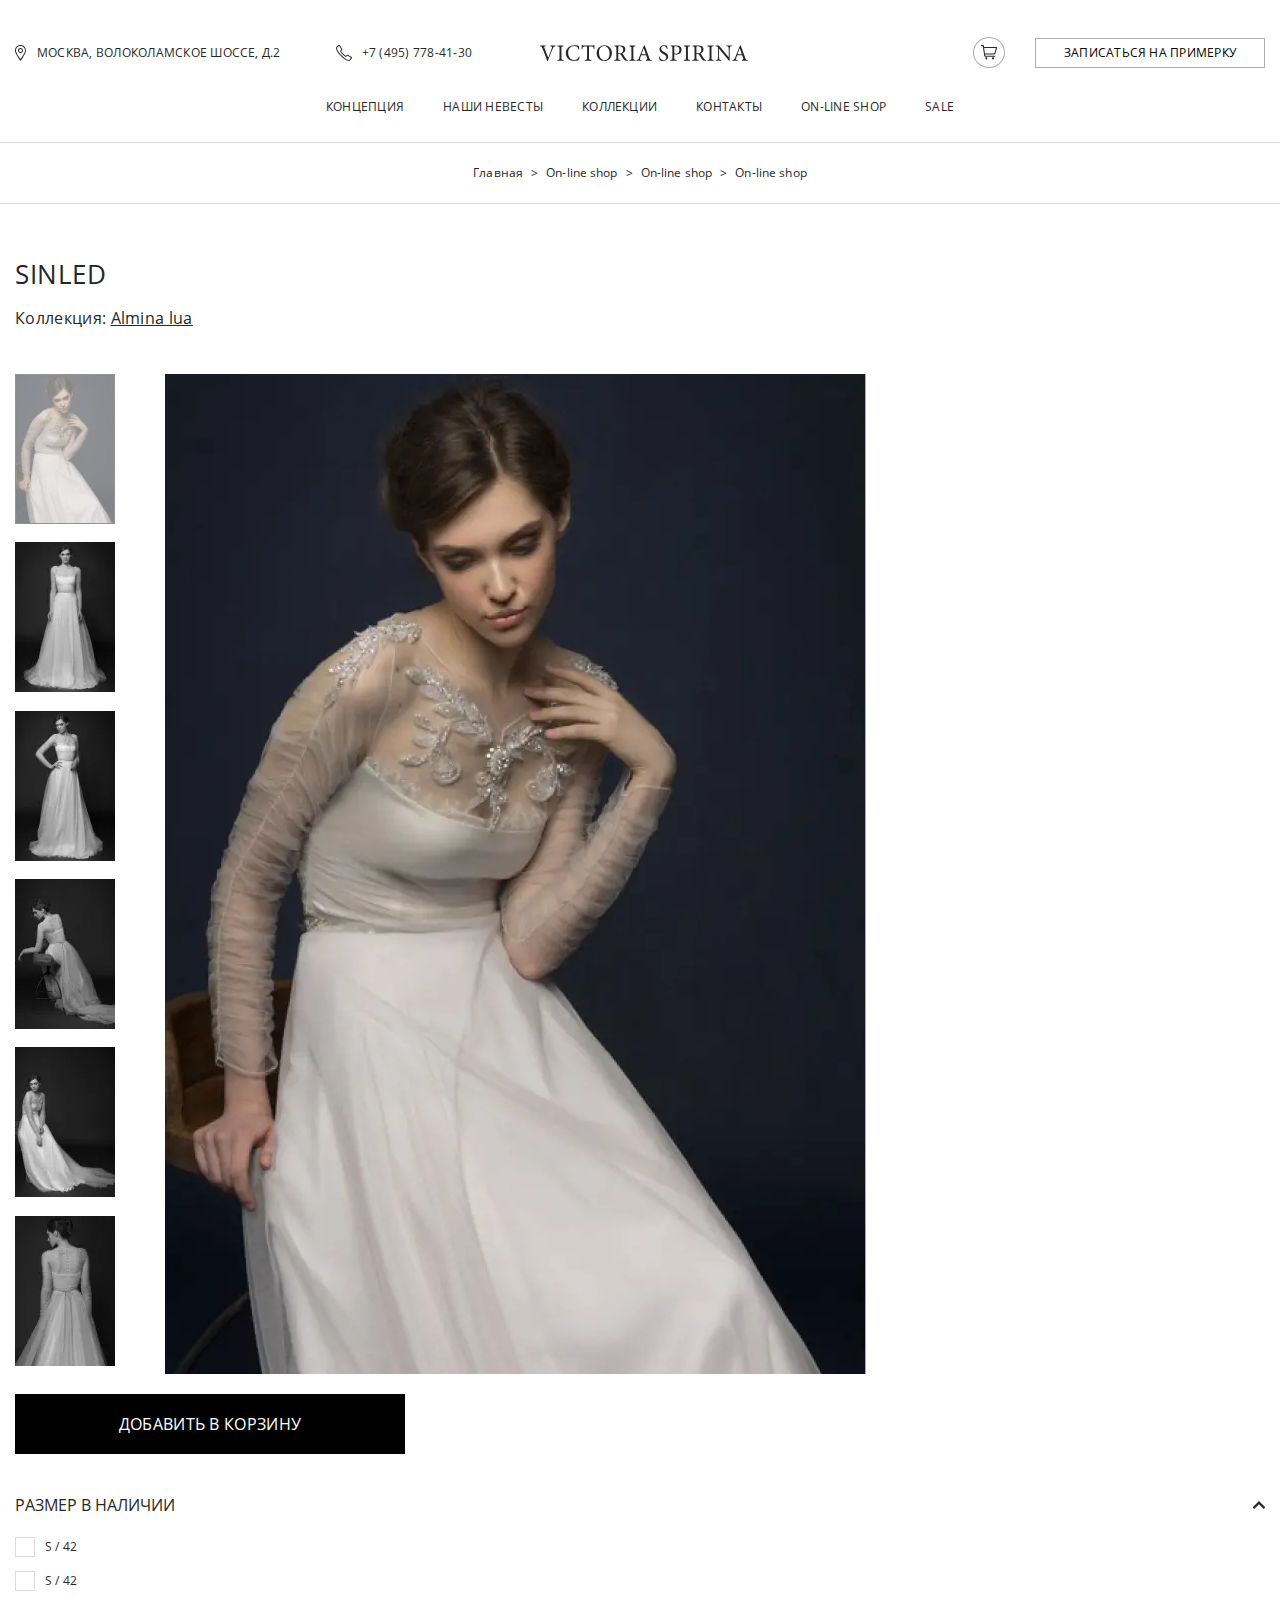
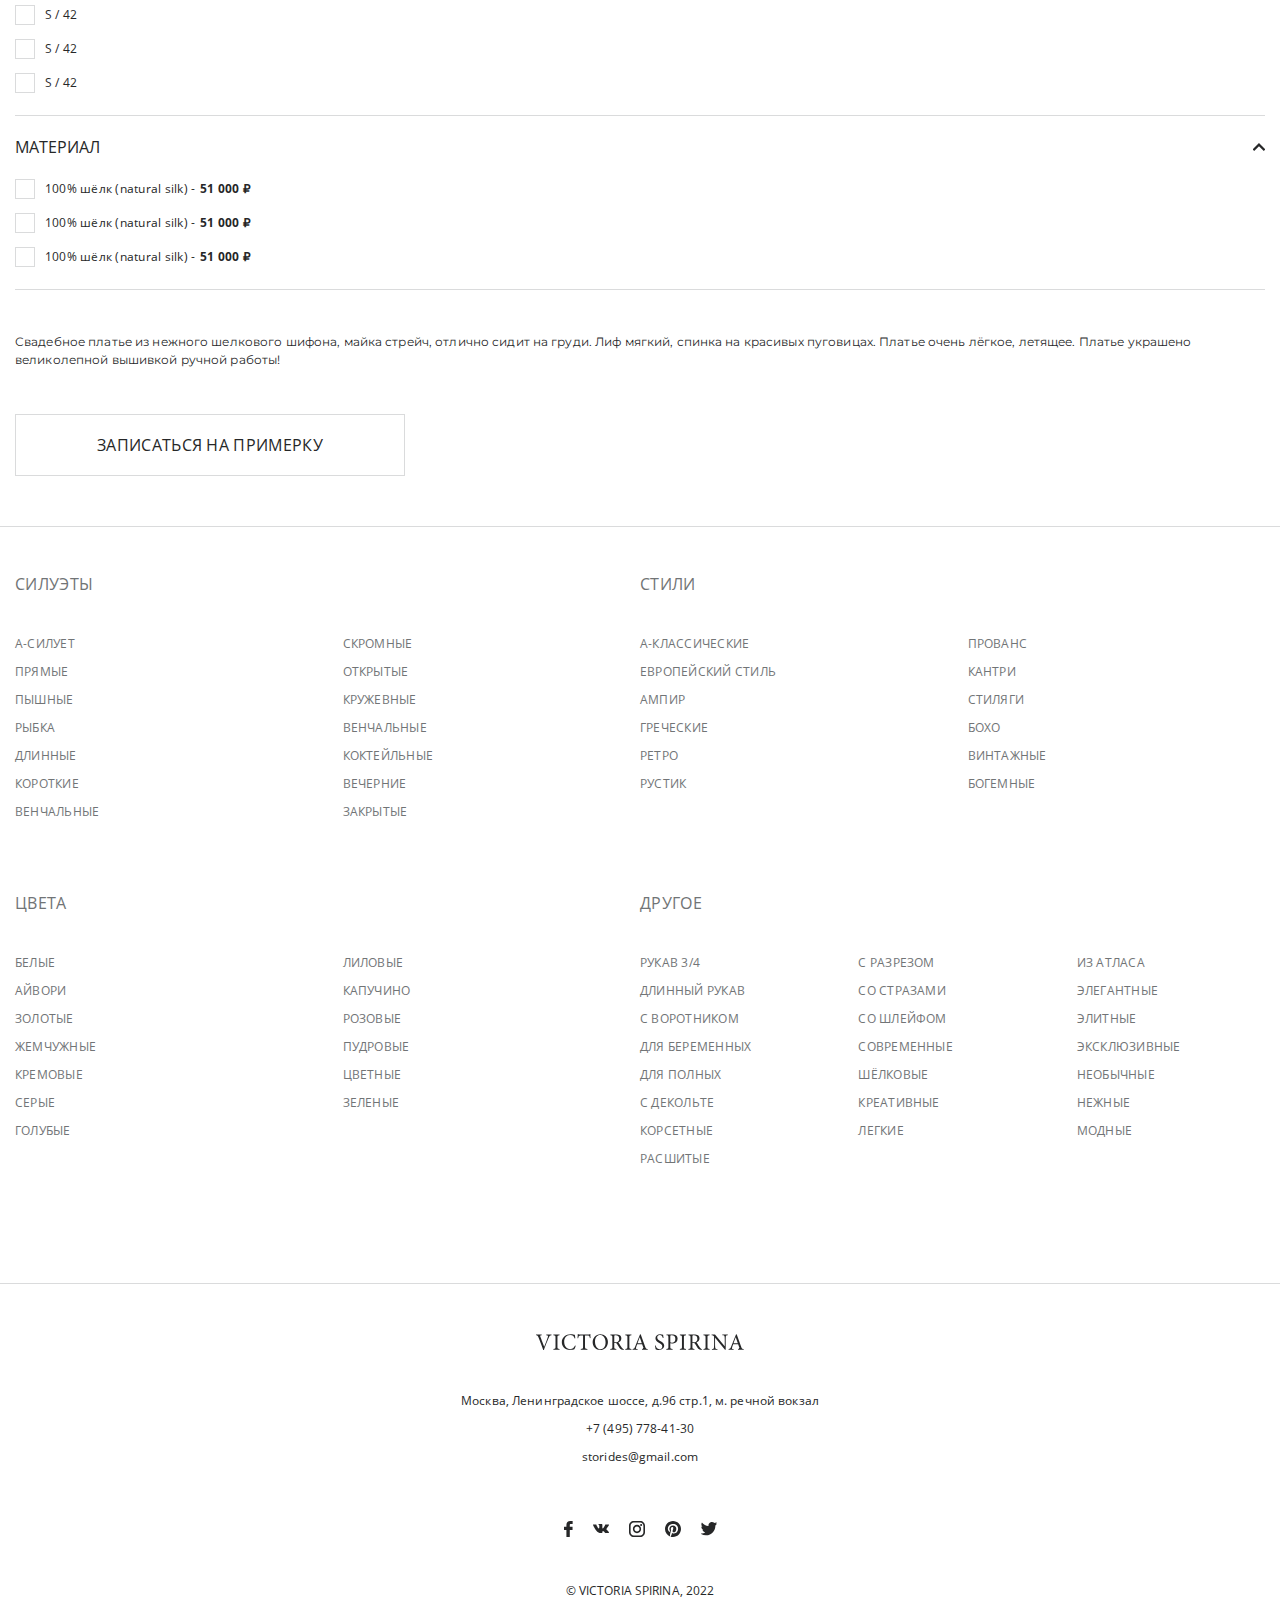
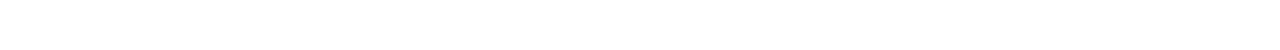
<file: card.html>
<!DOCTYPE html>
<html lang="ru">
 <head>
	<meta charset="UTF-8">
	<meta http-equiv="X-UA-Compatible" content="IE=edge">
	<meta name="viewport" content="width=device-width, initial-scale=1.0">	
	<link rel="stylesheet" href="css/style.min.css?_v=20220316204727">
	<title>Карточка товара</title>
</head>

<body>
	<!-- Header -->
<header class="header header-all" id="header">
  <div class="container-1800">
    <div class="header__top">
      <div class="header__contacts">
        <a href="#" class="header__place">Москва, Волоколамское шоссе, д.2</a>
        <a href="tel:+74957784130" class="header__phone">+7 (495) 778-41-30</a>
      </div>
      <button class="burger" aria-label="Открыть меню" aria-expanded="false" data-burger id="toggle">
        <span class="burger__line"></span>
        <span class="burger__line"></span>
        <span class="burger__line"></span>
      </button>
      <a href="#" class="header__logo">
        <img src="img/header-all/logo.svg" alt="logo">
      </a>
      <div class="header__order">
        <a href="#" class="header__order-cart"></a>        
        <button class="btn-reset order-modal btn" data-graph-path="modal-order">ЗАПИСАТЬСЯ НА ПРИМЕРКУ</button>
      </div>
    </div>
    <div class="header__menu">
      <ul class="header__menu-list">
        <li class="header__menu-item">
          <a href="#">КОНЦЕПЦИЯ</a>
        </li>
        <li class="header__menu-item">
          <a href="#">НАШИ НЕВЕСТЫ</a>
        </li>
        <li class="header__menu-item">
          <a href="#">КОЛЛЕКЦИИ</a>
        </li>
        <li class="header__menu-item">
          <a href="#">КОНТАКТЫ</a>
        </li>
        <li class="header__menu-item">
          <a href="#">ON-LINE SHOP</a>
        </li>
        <li class="header__menu-item">
          <a href="#">SALE</a>
        </li>
      </ul>
    </div>
    <div class="overlay" id="overlay">
      <div class="header__menu-burger-wrapper" data-menu>
        <button class="header__menu-burger-close" data-menu-close><img src="img/header/burger-menu-close.svg" alt="burger-close"></button>
        <ul class="header__menu-burger-list">
          <li class="header__menu-burger-item"> <a href="#" data-menu-item data-scroll>КОНЦЕПЦИЯ</a></li>
          <li class="header__menu-burger-item"> <a href="#" data-menu-item data-scroll>НАШИ НЕВЕСТЫ</a></li>
          <li class="header__menu-burger-item"> <a href="#" data-menu-item data-scroll>КОЛЛЕКЦИИ</a></li>
          <li class="header__menu-burger-item"> <a href="#" data-menu-item data-scroll>КОНТАКТЫ</a></li>
          <li class="header__menu-burger-item"> <a href="#" data-menu-item data-scroll>ON-LINE SHOP</a></li>
          <li class="header__menu-burger-item"> <a href="#" data-menu-item data-scroll>SALE</a></li>
        </ul>
        <div class="header__contacts-burger">
          <a href="#" class="header__place">Москва, Волоколамское шоссе, д.2</a>
          <a href="tel:+74957784130" class="header__phone">+7 (495) 778-41-30</a>
        </div>
        <button class="btn-reset header__menu-burger-btn" data-graph-path="modal-order">Записаться на примерку</button>
      </div>
    </div>
   

  </div>
</header>
	<div class="wrapper">
		<main class="main">
			<!-- Breadcrumps -->
<section class="breadcrumps" id="breadcrumps">
  <div class="container">
    <div class="breadcrumps__wrapper">
      <a href="#">Главная</a>
      <a href="#">On-line shop</a>
      <a href="#">On-line shop</a>
      <a href="#">On-line shop</a>
    </div>
  </div>
</section>
			<!-- Card -->
<section class="card" id="card">
  <div class="container-1290">
    <div class="card__wrapper">
      <div class="slider">
        <h3 class="card__title card__title-top">SINLED</h3>
        <div class="card__subtitle card__subtitle-top">Коллекция: <span>Almina lua</span></div>
        <div class="slider__flex">
          <div class="slider__col">
            <div class="slider__thumbs">
              <div class="swiper-container">
                <!-- Слайдер с превью -->
                <div class="swiper-wrapper">
                  <div class="swiper-slide">
                    <div class="slider__image"><picture><source srcset="img/card/1.webp" type="image/webp"><img src="img/card/1.jpg" alt="photo"></picture></div>
                  </div>
                  <div class="swiper-slide">
                    <div class="slider__image"> <picture><source srcset="img/card/2.webp" type="image/webp"><img src="img/card/2.jpg" alt="photo"></picture></div>
                  </div>
                  <div class="swiper-slide">
                    <div class="slider__image"> <picture><source srcset="img/card/3.webp" type="image/webp"><img src="img/card/3.jpg" alt="photo"></picture></div>
                  </div>
                  <div class="swiper-slide">
                    <div class="slider__image"> <picture><source srcset="img/card/4.webp" type="image/webp"><img src="img/card/4.jpg" alt="photo"></picture></div>
                  </div>
                  <div class="swiper-slide">
                    <div class="slider__image"> <picture><source srcset="img/card/5.webp" type="image/webp"><img src="img/card/5.jpg" alt="photo"></picture></div>
                  </div>
                  <div class="swiper-slide">
                    <div class="slider__image"> <picture><source srcset="img/card/6.webp" type="image/webp"><img src="img/card/6.jpg" alt="photo"></picture></div>
                  </div>
                </div>
              </div>
            </div>        
          </div>

          <div class="slider__images">
            <div class="swiper-container">
              <!-- Слайдер с изображениями -->
              <div class="swiper-wrapper">
                <div class="swiper-slide">
                  <div class="slider__image"><picture><source srcset="img/card/1-1.webp" type="image/webp"><img src="img/card/1-1.jpg" alt="photo"></picture></div>
                </div>
                <div class="swiper-slide">
                  <div class="slider__image"><picture><source srcset="img/card/2-1.webp" type="image/webp"><img src="img/card/2-1.jpg" alt="photo"></picture></div>
                </div>
                <div class="swiper-slide">
                  <div class="slider__image"><picture><source srcset="img/card/3-1.webp" type="image/webp"><img src="img/card/3-1.jpg" alt="photo"></picture></div>
                </div>
                <div class="swiper-slide">
                  <div class="slider__image"><picture><source srcset="img/card/4-1.webp" type="image/webp"><img src="img/card/4-1.jpg" alt="photo"></picture></div>
                </div>
                <div class="swiper-slide">
                  <div class="slider__image"><picture><source srcset="img/card/5-1.webp" type="image/webp"><img src="img/card/5-1.jpg" alt="photo"></picture></div>
                </div>
                <div class="swiper-slide">
                  <div class="slider__image"><picture><source srcset="img/card/6-1.webp" type="image/webp"><img src="img/card/6-1.jpg" alt="photo"></picture></div>
                </div>
              </div>              
            </div>
          </div>
        </div>
      </div>
      <div class="swiper-pagination card-bullets"></div>

      <div class="card__content">
        <h3 class="card__title">SINLED</h3>
        <div class="card__subtitle">Коллекция: <span>Almina lua</span></div>
        <a href="#" class="card__btn btn_cart">
          Добавить в корзину
        </a>
        <div class="card__size">
          <div class="card__size-title-wrapper">
            <div class="card__size-title">РАЗМЕР В НАЛИЧИИ</div>
            <button class="sidebar__color-btn category-btn"></button>
          </div>

          <div class="card__size-item category-item">
            <input type="checkbox" id="size1" class="custom-checkbox">
            <label for="size1">S / 42</label>
          </div>
          <div class="card__size-item category-item">
            <input type="checkbox" id="size2" class="custom-checkbox">
            <label for="size2">S / 42</label>
          </div>
          <div class="card__size-item category-item">
            <input type="checkbox" id="size3" class="custom-checkbox">
            <label for="size3">S / 42</label>
          </div>
          <div class="card__size-item category-item">
            <input type="checkbox" id="size4" class="custom-checkbox">
            <label for="size4">S / 42</label>
          </div>
          <div class="card__size-item category-item">
            <input type="checkbox" id="size5" class="custom-checkbox">
            <label for="size5">S / 42</label>
          </div>
        </div>

        <div class="card__material">
          <div class="card__material-title-wrapper">
            <div class="card__material-title">МАТЕРИАЛ</div>
            <button class="sidebar__color-btn category-btn"></button>
          </div>
          <div class="card__material-item category-item">
            <input type="checkbox" id="material1" class="custom-checkbox">
            <label for="material1">100% шёлк (natural silk) - <span> 51 000 ₽</span></label>
          </div>
          <div class="card__material-item category-item">
            <input type="checkbox" id="material2" class="custom-checkbox">
            <label for="material2">100% шёлк (natural silk) - <span> 51 000 ₽</span></label>
          </div>
          <div class="card__material-item category-item">
            <input type="checkbox" id="material3" class="custom-checkbox">
            <label for="material3">100% шёлк (natural silk) - <span> 51 000 ₽</span></label>
          </div>
        </div>
        <div class="card__desc">
          Свадебное платье из нежного шелкового шифона, майка стрейч, отлично сидит на груди. Лиф мягкий, спинка на
          красивых пуговицах. Платье очень лёгкое, летящее. Платье украшено великолепной вышивкой ручной работы!
        </div>
        <!-- <a href="#" class="card__order">ЗАПИСАТЬСЯ НА ПРИМЕРКУ</a> -->
        <button class="btn-reset card__order" data-graph-path="modal-order">ЗАПИСАТЬСЯ НА ПРИМЕРКУ</button>

      </div>
    </div>

  </div>
</section>
		
			
		</main>
		<!-- Footer -->
<footer class="footer" id="footer">
  <div class="footer__inner">
    <div class="container">
      <div class="footer__top">
        <div class="footer__category">
          <div class="footer__category-title">СИЛУЭТЫ</div>
          <ul class="footer__category-list">
            <li class="footer__category-item"><a href="#">А-СИЛУЕТ</a></li>
            <li class="footer__category-item"><a href="#">СКРОМНЫЕ</a></li>
            <li class="footer__category-item"><a href="#">ПРЯМЫЕ</a></li>
            <li class="footer__category-item"><a href="#">ОТКРЫТЫЕ</a></li>
            <li class="footer__category-item"><a href="#">ПЫШНЫЕ</a></li>
            <li class="footer__category-item"><a href="#">КРУЖЕВНЫЕ</a></li>
            <li class="footer__category-item"><a href="#">РЫБКА</a></li>
            <li class="footer__category-item"><a href="#">ВЕНЧАЛЬНЫЕ</a></li>
            <li class="footer__category-item"><a href="#">ДЛИННЫЕ</a></li>
            <li class="footer__category-item"><a href="#">КОКТЕЙЛЬНЫЕ</a></li>
            <li class="footer__category-item"><a href="#">КОРОТКИЕ</a></li>
            <li class="footer__category-item"><a href="#">ВЕЧЕРНИЕ</a></li>
            <li class="footer__category-item"><a href="#">ВЕНЧАЛЬНЫЕ</a></li>
            <li class="footer__category-item"><a href="#">ЗАКРЫТЫЕ</a></li>
          </ul>
        </div>
        <div class="footer__category">
          <div class="footer__category-title">СТИЛИ</div>
          <ul class="footer__category-list">
            <li class="footer__category-item"><a href="#">А-КЛАССИЧЕСКИЕ</a></li>
            <li class="footer__category-item"><a href="#">ПРОВАНС</a></li>
            <li class="footer__category-item"><a href="#">ЕВРОПЕЙСКИЙ СТИЛЬ</a></li>
            <li class="footer__category-item"><a href="#">КАНТРИ</a></li>
            <li class="footer__category-item"><a href="#">АМПИР</a></li>
            <li class="footer__category-item"><a href="#">СТИЛЯГИ</a></li>
            <li class="footer__category-item"><a href="#">ГРЕЧЕСКИЕ</a></li>
            <li class="footer__category-item"><a href="#">БОХО</a></li>
            <li class="footer__category-item"><a href="#">РЕТРО</a></li>
            <li class="footer__category-item"><a href="#">ВИНТАЖНЫЕ</a></li>
            <li class="footer__category-item"><a href="#">РУСТИК</a></li>
            <li class="footer__category-item"><a href="#">БОГЕМНЫЕ</a></li>
          </ul>
        </div>
        <div class="footer__category">
          <div class="footer__category-title">ЦВЕТА</div>
          <ul class="footer__category-list">
            <li class="footer__category-item"><a href="#">БЕЛЫЕ</a></li>
            <li class="footer__category-item"><a href="#">ЛИЛОВЫЕ</a></li>
            <li class="footer__category-item"><a href="#">АЙВОРИ</a></li>
            <li class="footer__category-item"><a href="#">КАПУЧИНО</a></li>
            <li class="footer__category-item"><a href="#">ЗОЛОТЫЕ</a></li>
            <li class="footer__category-item"><a href="#">РОЗОВЫЕ</a></li>
            <li class="footer__category-item"><a href="#">ЖЕМЧУЖНЫЕ</a></li>
            <li class="footer__category-item"><a href="#">ПУДРОВЫЕ</a></li>
            <li class="footer__category-item"><a href="#">КРЕМОВЫЕ</a></li>
            <li class="footer__category-item"><a href="#">ЦВЕТНЫЕ</a></li>
            <li class="footer__category-item"><a href="#">СЕРЫЕ</a></li>
            <li class="footer__category-item"><a href="#">ЗЕЛЕНЫЕ</a></li>
            <li class="footer__category-item"><a href="#">ГОЛУБЫЕ</a></li>
          </ul>
        </div>
        <div class="footer__category">
          <div class="footer__category-title">ДРУГОЕ</div>
          <ul class="footer__category-list">
            <li class="footer__category-item"><a href="#">РУКАВ 3/4</a></li>
            <li class="footer__category-item"><a href="#">С РАЗРЕЗОМ</a></li>
            <li class="footer__category-item"><a href="#">ИЗ АТЛАСА</a></li>
            <li class="footer__category-item"><a href="#">ДЛИННЫЙ РУКАВ</a></li>
            <li class="footer__category-item"><a href="#">СО СТРАЗАМИ</a></li>
            <li class="footer__category-item"><a href="#">ЭЛЕГАНТНЫЕ</a></li>
            <li class="footer__category-item"><a href="#">С ВОРОТНИКОМ</a></li>
            <li class="footer__category-item"><a href="#">СО ШЛЕЙФОМ</a></li>
            <li class="footer__category-item"><a href="#">ЭЛИТНЫЕ</a></li>
            <li class="footer__category-item"><a href="#">ДЛЯ БЕРЕМЕННЫХ</a></li>
            <li class="footer__category-item"><a href="#">СОВРЕМЕННЫЕ</a></li>
            <li class="footer__category-item"><a href="#">ЭКСКЛЮЗИВНЫЕ</a></li>
            <li class="footer__category-item"><a href="#">ДЛЯ ПОЛНЫХ</a></li>
            <li class="footer__category-item"><a href="#">ШЁЛКОВЫЕ</a></li>
            <li class="footer__category-item"><a href="#">НЕОБЫЧНЫЕ</a></li>
            <li class="footer__category-item"><a href="#">С ДЕКОЛЬТЕ</a></li>
            <li class="footer__category-item"><a href="#">КРЕАТИВНЫЕ</a></li>
            <li class="footer__category-item"><a href="#">НЕЖНЫЕ</a></li>
            <li class="footer__category-item"><a href="#">КОРСЕТНЫЕ</a></li>
            <li class="footer__category-item"><a href="#">ЛЕГКИЕ</a></li>
            <li class="footer__category-item"><a href="#">МОДНЫЕ</a></li>
            <li class="footer__category-item"><a href="#">РАСШИТЫЕ</a></li>
          </ul>
        </div>
      </div>
    </div>
  </div>

  <div class="footer__bottom">
    <a href="#" class="footer__logo">
      <img src="img/footer/footer-logo.svg" alt="logo">
    </a>
    <div class="footer__text">
      <span>Москва, Ленинградское шоссе, д.96 стр.1, м. речной вокзал</span>
      <span>+7 (495) 778-41-30</span>
      <span>storides@gmail.com</span>
    </div>
    <ul class="social-list">
  <li class="social-item">
    <a href="#"><img src="img/footer/facebook.svg" alt="social-img"></a>
  </li>
  <li class="social-item">
    <a href="#"><img src="img/footer/vk.svg" alt="social-img"></a>
  </li>
  <li class="social-item">
    <a href="#"><img src="img/footer/instagram.svg" alt="social-img"></a>
  </li>
  <li class="social-item">
    <a href="#"><img src="img/footer/pinterest.svg" alt="social-img"></a>
  </li>
  <li class="social-item">
    <a href="#"><img src="img/footer/twitter.svg" alt="social-img"></a>
  </li>
</ul>
    <div class="footer__copyright">© VICTORIA SPIRINA, 2022 </div>
  </div>
</footer>
<!-- Modal -->
<div class="graph-modal">
  <div class="graph-modal__container" role="dialog" aria-modal="true" data-graph-target="modal-order">
    <button class="btn-reset graph-modal__close" aria-label="Закрыть модальное окно"></button>
    <div class="graph-modal__content">
      <div class="graph-modal__title">
        ЗАПИСАТЬСЯ НА ПРИМЕРКУ
      </div>
      <div class="graph-modal__input-wrapper name">
        <label for="modal-name">Ваше имя</label>
        <input type="text" id="modal-name">
      </div>
      <div class="graph-modal__input-wrapper phone">
        <label for="modal-phone">ваш номер телефона</label>
        <input type="number" id="modal-phone">
      </div>
      <div class="graph-modal__input-wrapper email">
        <label for="modal-mail">Ваш e-mail</label>
        <input type="email" id="modal-mail">
      </div>
      <div class="graph-modal__input-dates">
        <div class="graph-modal__input-date">
          <label for="modal-date">Дата</label>
          <input type="date" id="modal-date">
        </div>
        <div class="graph-modal__input-time">
          <label for="modal-time">Время</label>
          <input type="time" id="modal-time">
        </div>
      </div>
      <button class="graph-modal__btn btn_cart">отправить заявку</button>
      <div class="graph-modal__welcome">
        <span>МЫ РАДЫ ВИДЕТЬ ВАС ЕЖЕДНЕВНО 12:00 - 22:00</span>
        <span>Москва, Ленинградское шоссе, д.96 стр.1</span>
      </div>
    </div>
  </div>
</div>
	</div>
	
	<script src="js/app.min.js?_v=20220316204727"></script>
</body>

</html>
</file>
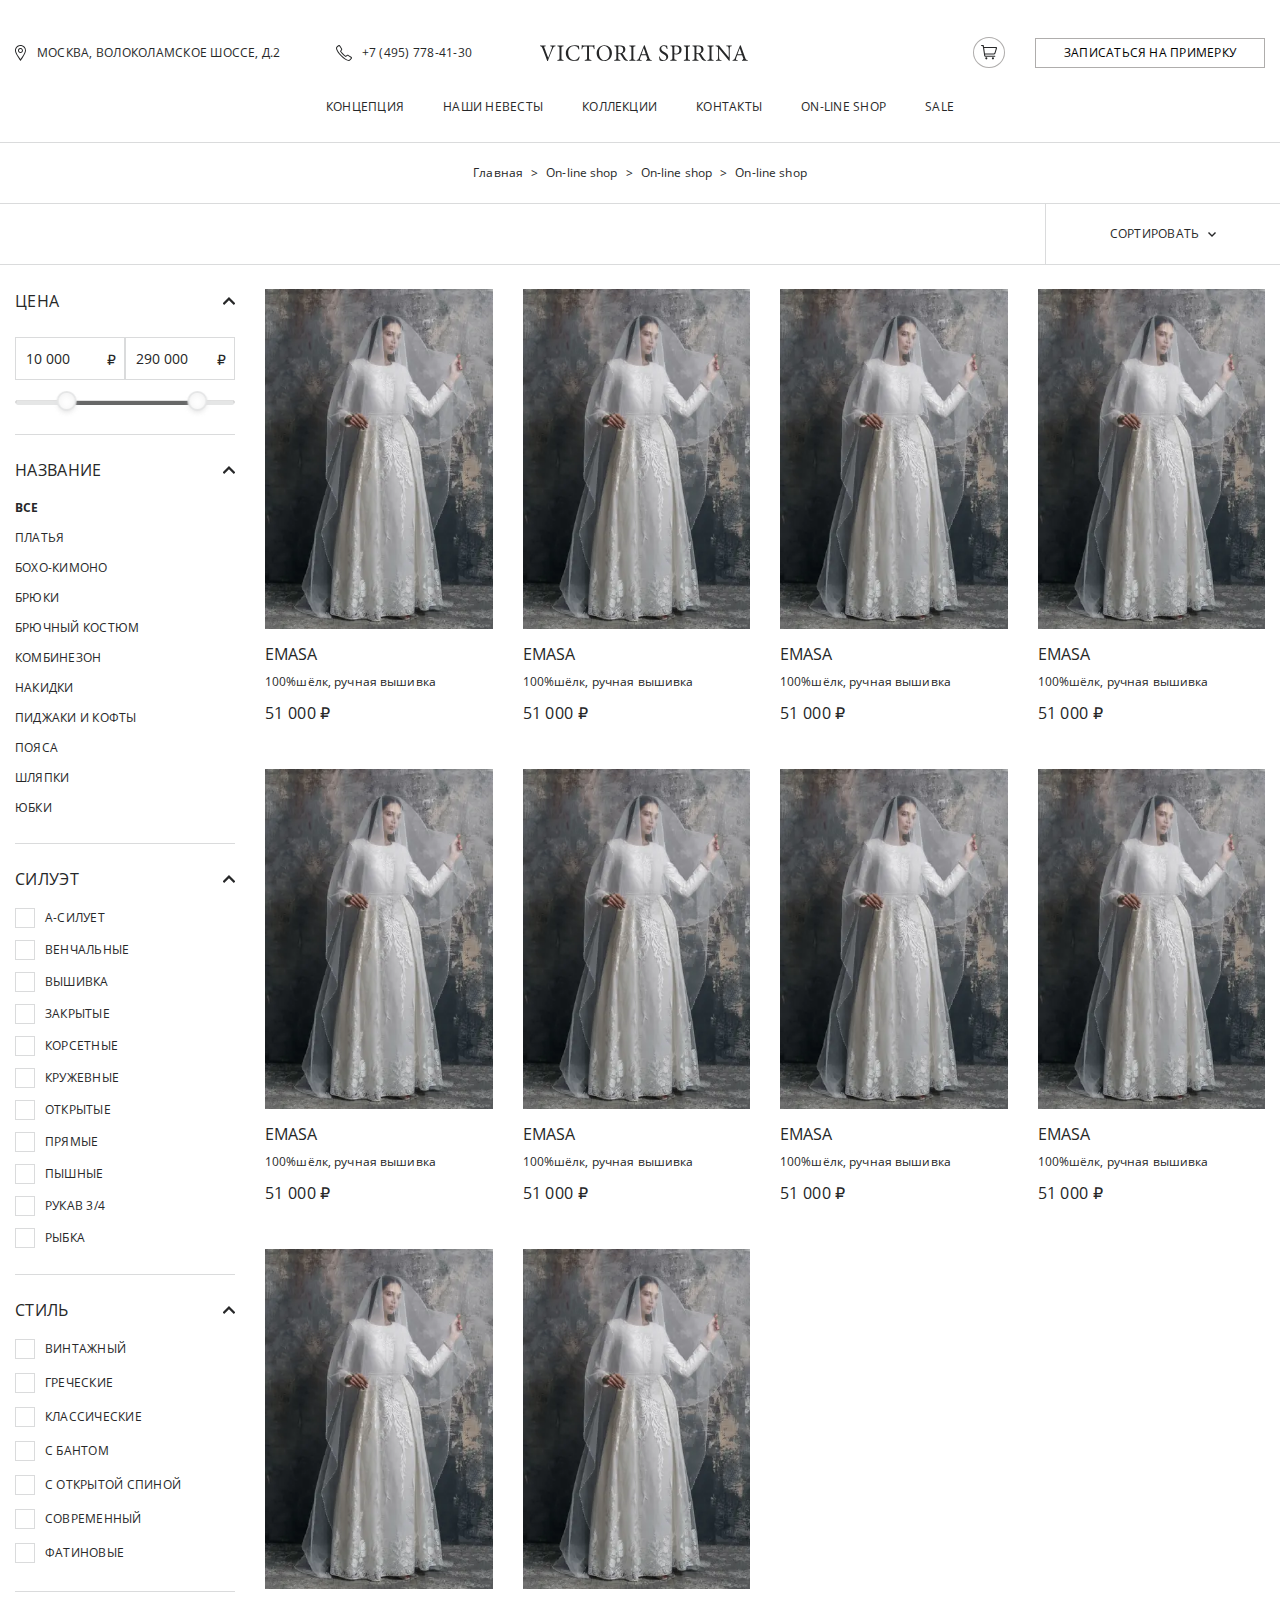
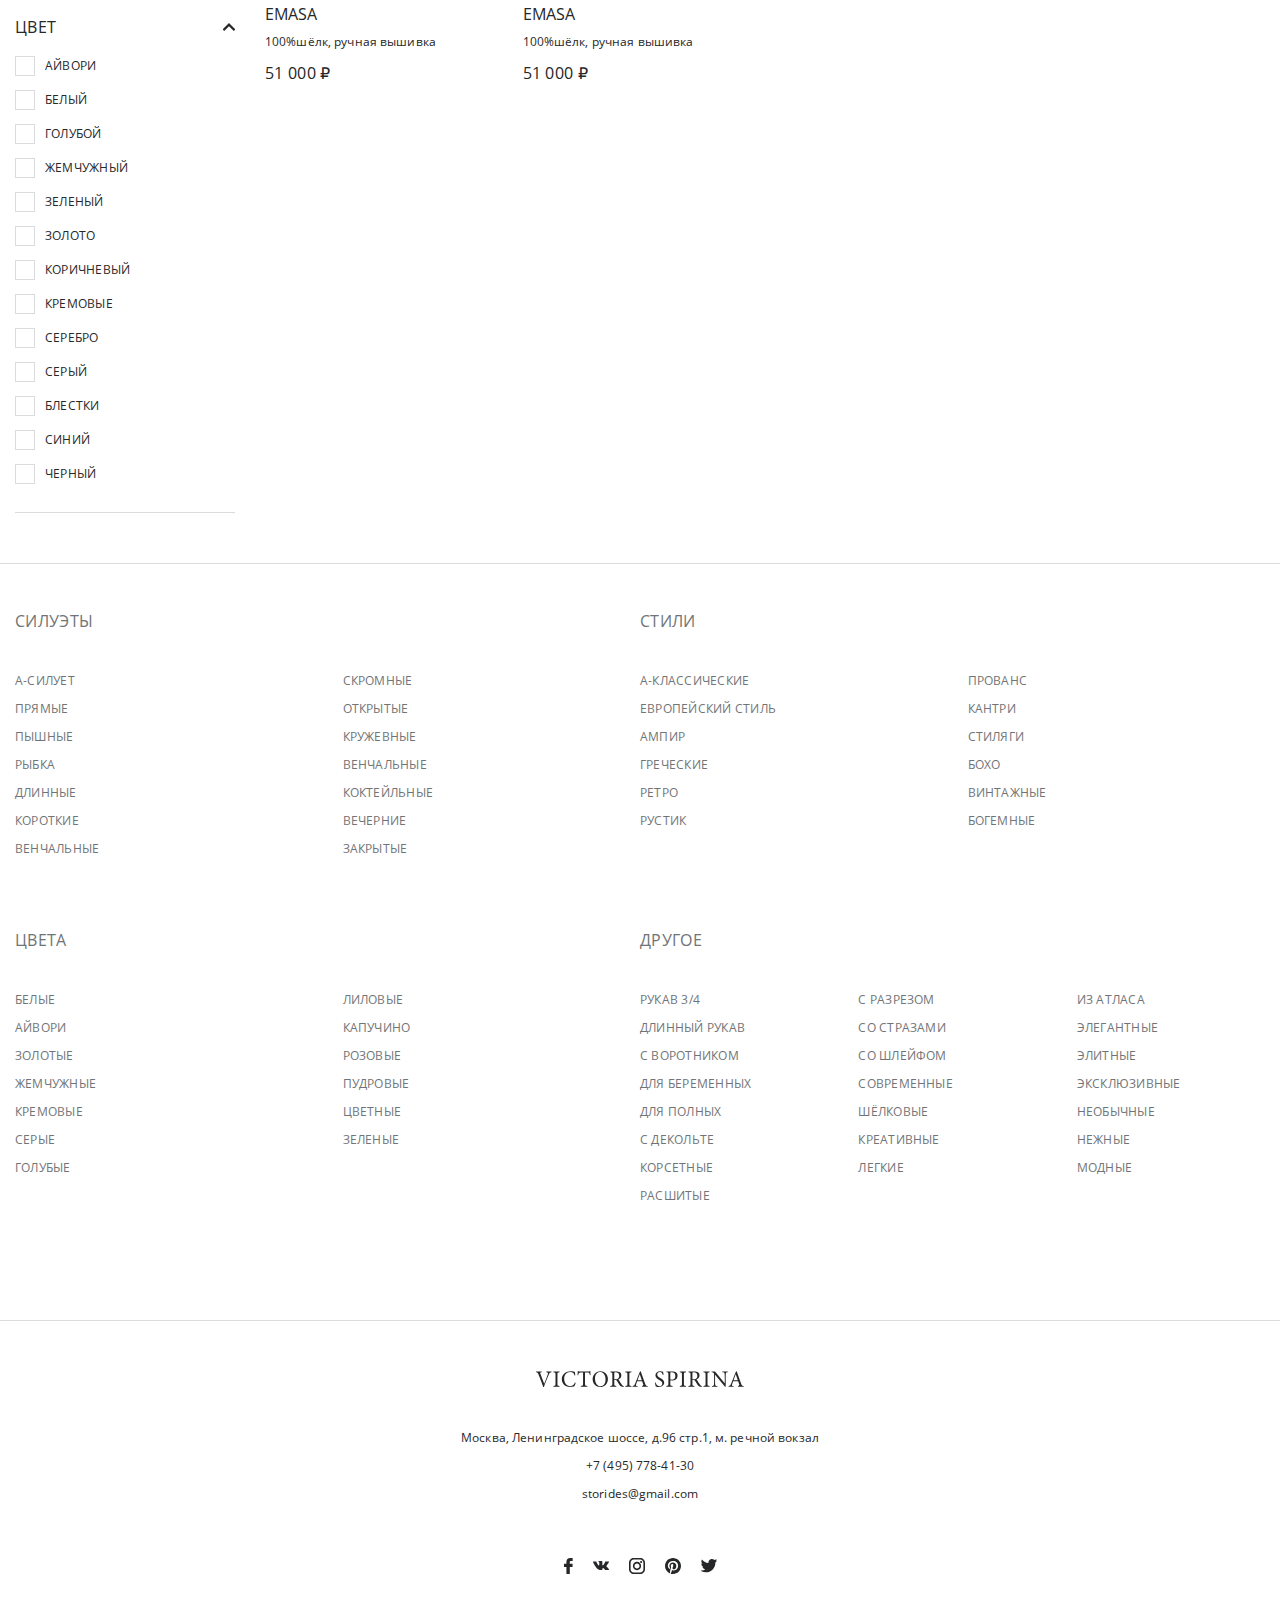
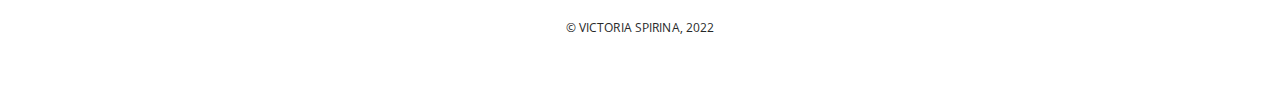
<file: catalog.html>
<!DOCTYPE html>
<html lang="ru">
 <head>
	<meta charset="UTF-8">
	<meta http-equiv="X-UA-Compatible" content="IE=edge">
	<meta name="viewport" content="width=device-width, initial-scale=1.0">	
	<link rel="stylesheet" href="css/style.min.css?_v=20220316204727">
	<title>Каталог</title>
</head>

<body>
	<!-- Header -->
<header class="header header-all" id="header">
  <div class="container-1800">
    <div class="header__top">
      <div class="header__contacts">
        <a href="#" class="header__place">Москва, Волоколамское шоссе, д.2</a>
        <a href="tel:+74957784130" class="header__phone">+7 (495) 778-41-30</a>
      </div>
      <button class="burger" aria-label="Открыть меню" aria-expanded="false" data-burger id="toggle">
        <span class="burger__line"></span>
        <span class="burger__line"></span>
        <span class="burger__line"></span>
      </button>
      <a href="#" class="header__logo">
        <img src="img/header-all/logo.svg" alt="logo">
      </a>
      <div class="header__order">
        <a href="#" class="header__order-cart"></a>        
        <button class="btn-reset order-modal btn" data-graph-path="modal-order">ЗАПИСАТЬСЯ НА ПРИМЕРКУ</button>
      </div>
    </div>
    <div class="header__menu">
      <ul class="header__menu-list">
        <li class="header__menu-item">
          <a href="#">КОНЦЕПЦИЯ</a>
        </li>
        <li class="header__menu-item">
          <a href="#">НАШИ НЕВЕСТЫ</a>
        </li>
        <li class="header__menu-item">
          <a href="#">КОЛЛЕКЦИИ</a>
        </li>
        <li class="header__menu-item">
          <a href="#">КОНТАКТЫ</a>
        </li>
        <li class="header__menu-item">
          <a href="#">ON-LINE SHOP</a>
        </li>
        <li class="header__menu-item">
          <a href="#">SALE</a>
        </li>
      </ul>
    </div>
    <div class="overlay" id="overlay">
      <div class="header__menu-burger-wrapper" data-menu>
        <button class="header__menu-burger-close" data-menu-close><img src="img/header/burger-menu-close.svg" alt="burger-close"></button>
        <ul class="header__menu-burger-list">
          <li class="header__menu-burger-item"> <a href="#" data-menu-item data-scroll>КОНЦЕПЦИЯ</a></li>
          <li class="header__menu-burger-item"> <a href="#" data-menu-item data-scroll>НАШИ НЕВЕСТЫ</a></li>
          <li class="header__menu-burger-item"> <a href="#" data-menu-item data-scroll>КОЛЛЕКЦИИ</a></li>
          <li class="header__menu-burger-item"> <a href="#" data-menu-item data-scroll>КОНТАКТЫ</a></li>
          <li class="header__menu-burger-item"> <a href="#" data-menu-item data-scroll>ON-LINE SHOP</a></li>
          <li class="header__menu-burger-item"> <a href="#" data-menu-item data-scroll>SALE</a></li>
        </ul>
        <div class="header__contacts-burger">
          <a href="#" class="header__place">Москва, Волоколамское шоссе, д.2</a>
          <a href="tel:+74957784130" class="header__phone">+7 (495) 778-41-30</a>
        </div>
        <button class="btn-reset header__menu-burger-btn" data-graph-path="modal-order">Записаться на примерку</button>
      </div>
    </div>
   

  </div>
</header>
	<div class="wrapper">
		<main class="main">
			<!-- Breadcrumps -->
<section class="breadcrumps" id="breadcrumps">
  <div class="container">
    <div class="breadcrumps__wrapper">
      <a href="#">Главная</a>
      <a href="#">On-line shop</a>
      <a href="#">On-line shop</a>
      <a href="#">On-line shop</a>
    </div>
  </div>
</section>
			<!-- Catalog -->
<section class="catalog" id="catalog">
  <div class="catalog__sort">
    <div class="container-1920">
      <div class="catalog__sort-wrapper">
        <div class="catalog__sort-left">
          <a href="#" class="catalog__sort-filter-btn" id="filter-btn">фильтр</a>
        </div>
        <div class="catalog__sort-right">
          <a href="#" class="">Сортировать</a>
        </div>
      </div>
    </div>
  </div>
  <div class="catalog__content">
    <div class="container-1800">
      <div class="catalog__content-wrapper">
        <div class="sidebar" id="sidebar">
  <button class="sidebar-close-btn" id="sidebar-close"><img src="img/catalog/close-btn.svg" alt="close-button"></button>
  <div class="sidebar-title">фильтр</div>
  <div class="sidebar__cost">
    <div class="sidebar__cost-wrapper">
      <div class="sidebar__cost-title">
        Цена
      </div>
      <button class="sidebar__cost-btn"></button>
    </div>
    <div class="sidebar__cost-inputs">
      <div class="sidebar__cost-input-wrapper">
        <input type="number" class="sidebar__cost-input" placeholder="10 000">
      </div>
      <div class="sidebar__cost-input-wrapper">
        <input type="number" class="sidebar__cost-input" placeholder="290 000">
      </div>
    </div>
    <div id="range" class="range"></div>
  </div>
  <div class="sidebar__category category">
    <div class="sidebar__category-title-wrapper category-title-wrapper">
      <div class="sidebar__category-title category-title">
        Название
      </div>
      <button class="sidebar__category-btn category-btn"></button>
    </div>
    <ul class="sidebar__category-list">
      <li class="sidebar__category-item category-item">
        <a href="#">все</a>
      </li>
      <li class="sidebar__category-item category-item">
        <a href="#">ПЛАТЬЯ</a>
      </li>
      <li class="sidebar__category-item category-item">
        <a href="#">БОХО-КИМОНО</a>
      </li>
      <li class="sidebar__category-item category-item">
        <a href="#">БРЮКИ</a>
      </li>
      <li class="sidebar__category-item category-item">
        <a href="#">БРЮЧНЫЙ КОСТЮМ</a>
      </li>
      <li class="sidebar__category-item category-item">
        <a href="#">КОМБИНЕЗОН</a>
      </li>
      <li class="sidebar__category-item category-item">
        <a href="#">НАКИДКИ</a>
      </li>
      <li class="sidebar__category-item category-item">
        <a href="#">ПИДЖАКИ И КОФТЫ</a>
      </li>
      <li class="sidebar__category-item category-item">
        <a href="#">ПОЯСА</a>
      </li>
      <li class="sidebar__category-item category-item">
        <a href="#">ШЛЯПКИ</a>
      </li>
      <li class="sidebar__category-item category-item">
        <a href="#">ЮБКИ</a>
      </li>
    </ul>
  </div>

  <div class="sidebar__type category">
    <div class="sidebar__type-title-wrapper category-title-wrapper">
      <div class="sidebar__type-title category-title">
        СИЛУЭТ
      </div>
      <button class="sidebar__type-btn category-btn"></button>
    </div>
    <ul class="sidebar__type-list">
      <li class="sidebar__type-item category-item">
        <input type="checkbox" id="type1" class="custom-checkbox">
        <label for="type1">А-СИЛУЕТ</label>
      </li>
      <li class="sidebar__type-item category-item">
        <input type="checkbox" id="type2" class="custom-checkbox">
        <label for="type2">ВЕНЧАЛЬНЫЕ</label>
      </li>
      <li class="sidebar__type-item category-item">
        <input type="checkbox" id="type3" class="custom-checkbox">
        <label for="type3">ВЫШИВКА</label>
      </li>
      <li class="sidebar__type-item category-item">
        <input type="checkbox" id="type4" class="custom-checkbox">
        <label for="type4">ЗАКРЫТЫЕ</label>
      </li>
      <li class="sidebar__type-item category-item">
        <input type="checkbox" id="type5" class="custom-checkbox">
        <label for="type5">КОРСЕТНЫЕ</label>
      </li>
      <li class="sidebar__type-item category-item">
        <input type="checkbox" id="type6" class="custom-checkbox">
        <label for="type6">КРУЖЕВНЫЕ</label>
      </li>
      <li class="sidebar__type-item category-item">
        <input type="checkbox" id="type7" class="custom-checkbox">
        <label for="type7">ОТКРЫТЫЕ</label>
      </li>
      <li class="sidebar__type-item category-item">
        <input type="checkbox" id="type8" class="custom-checkbox">
        <label for="type8">ПРЯМЫЕ</label>
      </li>
      <li class="sidebar__type-item category-item">
        <input type="checkbox" id="type9" class="custom-checkbox">
        <label for="type9">ПЫШНЫЕ</label>
      </li>
      <li class="sidebar__type-item category-item">
        <input type="checkbox" id="type10" class="custom-checkbox">
        <label for="type10">РУКАВ 3/4</label>
      </li>
      <li class="sidebar__type-item category-item">
        <input type="checkbox" id="type11" class="custom-checkbox">
        <label for="type11">РЫБКА</label>
      </li>
    </ul>
  </div>

  <div class="sidebar__style category">
    <div class="sidebar__style-title-wrapper category-title-wrapper">
      <div class="sidebar__style-title category-title">
        стиль
      </div>
      <button class="sidebar__style-btn category-btn"></button>
    </div>
    <ul class="sidebar__style-list">
      <li class="sidebar__style-item category-item">
        <input type="checkbox" id="style1" class="custom-checkbox">
        <label for="style1">ВИНТАЖНЫЙ</label>
      </li>
      <li class="sidebar__style-item category-item">
        <input type="checkbox" id="style2" class="custom-checkbox">
        <label for="style2">ГРЕЧЕСКИЕ</label>
      </li>
      <li class="sidebar__style-item category-item">
        <input type="checkbox" id="style3" class="custom-checkbox">
        <label for="style3">КЛАССИЧЕСКИЕ</label>
      </li>
      <li class="sidebar__style-item category-item">
        <input type="checkbox" id="style4" class="custom-checkbox">
        <label for="style4">С БАНТОМ</label>
      </li>
      <li class="sidebar__style-item category-item">
        <input type="checkbox" id="style5" class="custom-checkbox">
        <label for="style5">С ОТКРЫТОЙ СПИНОЙ</label>
      </li>
      <li class="sidebar__style-item category-item">
        <input type="checkbox" id="style6" class="custom-checkbox">
        <label for="style6">СОВРЕМЕННЫЙ</label>
      </li>
      <li class="sidebar__style-item category-item">
        <input type="checkbox" id="style7" class="custom-checkbox">
        <label for="style7">ФАТИНОВЫЕ</label>
      </li>
    </ul>
  </div>

  <div class="sidebar__color category">
    <div class="sidebar__color-title-wrapper category-title-wrapper">
      <div class="sidebar__color-title category-title">
        ЦВЕТ
      </div>
      <button class="sidebar__color-btn category-btn"></button>
    </div>
    <ul class="sidebar__color-list">
      <li class="sidebar__color-item category-item">
        <input type="checkbox" id="color1" class="custom-checkbox">
        <label for="color1">АЙВОРИ</label>
      </li>
      <li class="sidebar__color-item category-item">
        <input type="checkbox" id="color2" class="custom-checkbox">
        <label for="color2">БЕЛЫЙ</label>
      </li>
      <li class="sidebar__color-item category-item">
        <input type="checkbox" id="color3" class="custom-checkbox">
        <label for="color3">ГОЛУБОЙ</label>
      </li>
      <li class="sidebar__color-item category-item">
        <input type="checkbox" id="color4" class="custom-checkbox">
        <label for="color4">ЖЕМЧУЖНЫЙ</label>
      </li>
      <li class="sidebar__color-item category-item">
        <input type="checkbox" id="color5" class="custom-checkbox">
        <label for="color5">ЗЕЛЕНЫЙ</label>
      </li>
      <li class="sidebar__color-item category-item">
        <input type="checkbox" id="color6" class="custom-checkbox">
        <label for="color6">ЗОЛОТО</label>
      </li>
      <li class="sidebar__color-item category-item">
        <input type="checkbox" id="color7" class="custom-checkbox">
        <label for="color7">КОРИЧНЕВЫЙ</label>
      </li>
      <li class="sidebar__color-item category-item">
        <input type="checkbox" id="color8" class="custom-checkbox">
        <label for="color8">КРЕМОВЫЕ</label>
      </li>
      <li class="sidebar__color-item category-item">
        <input type="checkbox" id="color9" class="custom-checkbox">
        <label for="color9">СЕРЕБРО</label>
      </li>
      <li class="sidebar__color-item category-item">
        <input type="checkbox" id="color10" class="custom-checkbox">
        <label for="color10">СЕРЫЙ</label>
      </li>
      <li class="sidebar__color-item category-item">
        <input type="checkbox" id="color11" class="custom-checkbox">
        <label for="color11">БЛЕСТКИ</label>
      </li>
      <li class="sidebar__color-item category-item">
        <input type="checkbox" id="color12" class="custom-checkbox">
        <label for="color12">СИНИЙ</label>
      </li>
      <li class="sidebar__color-item category-item">
        <input type="checkbox" id="color13" class="custom-checkbox">
        <label for="color13">ЧЕРНЫЙ</label>
      </li>
    </ul>
  </div>
</div>

        <ul class="catalog__products">
          <li class="product__item">
  <a href="#">
    <picture><source srcset="img/wedding-dress/wedding-dress-img1.webp" type="image/webp"><img src="img/wedding-dress/wedding-dress-img1.png" alt="model-dress"></picture>
    <div class="product__item-offer">
      <div class="product__item-title">EMASA</div>
      <div class="product__item-text">100%шёлк, ручная вышивка</div>
      <div class="product__item-price">        
        <span class="now-price">51 000 ₽ </span>
      </div>
    </div>   
  </a>
</li>
          <li class="product__item">
  <a href="#">
    <picture><source srcset="img/wedding-dress/wedding-dress-img1.webp" type="image/webp"><img src="img/wedding-dress/wedding-dress-img1.png" alt="model-dress"></picture>
    <div class="product__item-offer">
      <div class="product__item-title">EMASA</div>
      <div class="product__item-text">100%шёлк, ручная вышивка</div>
      <div class="product__item-price">        
        <span class="now-price">51 000 ₽ </span>
      </div>
    </div>   
  </a>
</li>
          <li class="product__item">
  <a href="#">
    <picture><source srcset="img/wedding-dress/wedding-dress-img1.webp" type="image/webp"><img src="img/wedding-dress/wedding-dress-img1.png" alt="model-dress"></picture>
    <div class="product__item-offer">
      <div class="product__item-title">EMASA</div>
      <div class="product__item-text">100%шёлк, ручная вышивка</div>
      <div class="product__item-price">        
        <span class="now-price">51 000 ₽ </span>
      </div>
    </div>   
  </a>
</li>
          <li class="product__item">
  <a href="#">
    <picture><source srcset="img/wedding-dress/wedding-dress-img1.webp" type="image/webp"><img src="img/wedding-dress/wedding-dress-img1.png" alt="model-dress"></picture>
    <div class="product__item-offer">
      <div class="product__item-title">EMASA</div>
      <div class="product__item-text">100%шёлк, ручная вышивка</div>
      <div class="product__item-price">        
        <span class="now-price">51 000 ₽ </span>
      </div>
    </div>   
  </a>
</li>
          <li class="product__item">
  <a href="#">
    <picture><source srcset="img/wedding-dress/wedding-dress-img1.webp" type="image/webp"><img src="img/wedding-dress/wedding-dress-img1.png" alt="model-dress"></picture>
    <div class="product__item-offer">
      <div class="product__item-title">EMASA</div>
      <div class="product__item-text">100%шёлк, ручная вышивка</div>
      <div class="product__item-price">        
        <span class="now-price">51 000 ₽ </span>
      </div>
    </div>   
  </a>
</li>
          <li class="product__item">
  <a href="#">
    <picture><source srcset="img/wedding-dress/wedding-dress-img1.webp" type="image/webp"><img src="img/wedding-dress/wedding-dress-img1.png" alt="model-dress"></picture>
    <div class="product__item-offer">
      <div class="product__item-title">EMASA</div>
      <div class="product__item-text">100%шёлк, ручная вышивка</div>
      <div class="product__item-price">        
        <span class="now-price">51 000 ₽ </span>
      </div>
    </div>   
  </a>
</li>
          <li class="product__item">
  <a href="#">
    <picture><source srcset="img/wedding-dress/wedding-dress-img1.webp" type="image/webp"><img src="img/wedding-dress/wedding-dress-img1.png" alt="model-dress"></picture>
    <div class="product__item-offer">
      <div class="product__item-title">EMASA</div>
      <div class="product__item-text">100%шёлк, ручная вышивка</div>
      <div class="product__item-price">        
        <span class="now-price">51 000 ₽ </span>
      </div>
    </div>   
  </a>
</li>
          <li class="product__item">
  <a href="#">
    <picture><source srcset="img/wedding-dress/wedding-dress-img1.webp" type="image/webp"><img src="img/wedding-dress/wedding-dress-img1.png" alt="model-dress"></picture>
    <div class="product__item-offer">
      <div class="product__item-title">EMASA</div>
      <div class="product__item-text">100%шёлк, ручная вышивка</div>
      <div class="product__item-price">        
        <span class="now-price">51 000 ₽ </span>
      </div>
    </div>   
  </a>
</li>
          <li class="product__item">
  <a href="#">
    <picture><source srcset="img/wedding-dress/wedding-dress-img1.webp" type="image/webp"><img src="img/wedding-dress/wedding-dress-img1.png" alt="model-dress"></picture>
    <div class="product__item-offer">
      <div class="product__item-title">EMASA</div>
      <div class="product__item-text">100%шёлк, ручная вышивка</div>
      <div class="product__item-price">        
        <span class="now-price">51 000 ₽ </span>
      </div>
    </div>   
  </a>
</li>
          <li class="product__item">
  <a href="#">
    <picture><source srcset="img/wedding-dress/wedding-dress-img1.webp" type="image/webp"><img src="img/wedding-dress/wedding-dress-img1.png" alt="model-dress"></picture>
    <div class="product__item-offer">
      <div class="product__item-title">EMASA</div>
      <div class="product__item-text">100%шёлк, ручная вышивка</div>
      <div class="product__item-price">        
        <span class="now-price">51 000 ₽ </span>
      </div>
    </div>   
  </a>
</li>
        </ul>
      </div>
    </div>
  </div>
</section>
			
		</main>
		<!-- Footer -->
<footer class="footer" id="footer">
  <div class="footer__inner">
    <div class="container">
      <div class="footer__top">
        <div class="footer__category">
          <div class="footer__category-title">СИЛУЭТЫ</div>
          <ul class="footer__category-list">
            <li class="footer__category-item"><a href="#">А-СИЛУЕТ</a></li>
            <li class="footer__category-item"><a href="#">СКРОМНЫЕ</a></li>
            <li class="footer__category-item"><a href="#">ПРЯМЫЕ</a></li>
            <li class="footer__category-item"><a href="#">ОТКРЫТЫЕ</a></li>
            <li class="footer__category-item"><a href="#">ПЫШНЫЕ</a></li>
            <li class="footer__category-item"><a href="#">КРУЖЕВНЫЕ</a></li>
            <li class="footer__category-item"><a href="#">РЫБКА</a></li>
            <li class="footer__category-item"><a href="#">ВЕНЧАЛЬНЫЕ</a></li>
            <li class="footer__category-item"><a href="#">ДЛИННЫЕ</a></li>
            <li class="footer__category-item"><a href="#">КОКТЕЙЛЬНЫЕ</a></li>
            <li class="footer__category-item"><a href="#">КОРОТКИЕ</a></li>
            <li class="footer__category-item"><a href="#">ВЕЧЕРНИЕ</a></li>
            <li class="footer__category-item"><a href="#">ВЕНЧАЛЬНЫЕ</a></li>
            <li class="footer__category-item"><a href="#">ЗАКРЫТЫЕ</a></li>
          </ul>
        </div>
        <div class="footer__category">
          <div class="footer__category-title">СТИЛИ</div>
          <ul class="footer__category-list">
            <li class="footer__category-item"><a href="#">А-КЛАССИЧЕСКИЕ</a></li>
            <li class="footer__category-item"><a href="#">ПРОВАНС</a></li>
            <li class="footer__category-item"><a href="#">ЕВРОПЕЙСКИЙ СТИЛЬ</a></li>
            <li class="footer__category-item"><a href="#">КАНТРИ</a></li>
            <li class="footer__category-item"><a href="#">АМПИР</a></li>
            <li class="footer__category-item"><a href="#">СТИЛЯГИ</a></li>
            <li class="footer__category-item"><a href="#">ГРЕЧЕСКИЕ</a></li>
            <li class="footer__category-item"><a href="#">БОХО</a></li>
            <li class="footer__category-item"><a href="#">РЕТРО</a></li>
            <li class="footer__category-item"><a href="#">ВИНТАЖНЫЕ</a></li>
            <li class="footer__category-item"><a href="#">РУСТИК</a></li>
            <li class="footer__category-item"><a href="#">БОГЕМНЫЕ</a></li>
          </ul>
        </div>
        <div class="footer__category">
          <div class="footer__category-title">ЦВЕТА</div>
          <ul class="footer__category-list">
            <li class="footer__category-item"><a href="#">БЕЛЫЕ</a></li>
            <li class="footer__category-item"><a href="#">ЛИЛОВЫЕ</a></li>
            <li class="footer__category-item"><a href="#">АЙВОРИ</a></li>
            <li class="footer__category-item"><a href="#">КАПУЧИНО</a></li>
            <li class="footer__category-item"><a href="#">ЗОЛОТЫЕ</a></li>
            <li class="footer__category-item"><a href="#">РОЗОВЫЕ</a></li>
            <li class="footer__category-item"><a href="#">ЖЕМЧУЖНЫЕ</a></li>
            <li class="footer__category-item"><a href="#">ПУДРОВЫЕ</a></li>
            <li class="footer__category-item"><a href="#">КРЕМОВЫЕ</a></li>
            <li class="footer__category-item"><a href="#">ЦВЕТНЫЕ</a></li>
            <li class="footer__category-item"><a href="#">СЕРЫЕ</a></li>
            <li class="footer__category-item"><a href="#">ЗЕЛЕНЫЕ</a></li>
            <li class="footer__category-item"><a href="#">ГОЛУБЫЕ</a></li>
          </ul>
        </div>
        <div class="footer__category">
          <div class="footer__category-title">ДРУГОЕ</div>
          <ul class="footer__category-list">
            <li class="footer__category-item"><a href="#">РУКАВ 3/4</a></li>
            <li class="footer__category-item"><a href="#">С РАЗРЕЗОМ</a></li>
            <li class="footer__category-item"><a href="#">ИЗ АТЛАСА</a></li>
            <li class="footer__category-item"><a href="#">ДЛИННЫЙ РУКАВ</a></li>
            <li class="footer__category-item"><a href="#">СО СТРАЗАМИ</a></li>
            <li class="footer__category-item"><a href="#">ЭЛЕГАНТНЫЕ</a></li>
            <li class="footer__category-item"><a href="#">С ВОРОТНИКОМ</a></li>
            <li class="footer__category-item"><a href="#">СО ШЛЕЙФОМ</a></li>
            <li class="footer__category-item"><a href="#">ЭЛИТНЫЕ</a></li>
            <li class="footer__category-item"><a href="#">ДЛЯ БЕРЕМЕННЫХ</a></li>
            <li class="footer__category-item"><a href="#">СОВРЕМЕННЫЕ</a></li>
            <li class="footer__category-item"><a href="#">ЭКСКЛЮЗИВНЫЕ</a></li>
            <li class="footer__category-item"><a href="#">ДЛЯ ПОЛНЫХ</a></li>
            <li class="footer__category-item"><a href="#">ШЁЛКОВЫЕ</a></li>
            <li class="footer__category-item"><a href="#">НЕОБЫЧНЫЕ</a></li>
            <li class="footer__category-item"><a href="#">С ДЕКОЛЬТЕ</a></li>
            <li class="footer__category-item"><a href="#">КРЕАТИВНЫЕ</a></li>
            <li class="footer__category-item"><a href="#">НЕЖНЫЕ</a></li>
            <li class="footer__category-item"><a href="#">КОРСЕТНЫЕ</a></li>
            <li class="footer__category-item"><a href="#">ЛЕГКИЕ</a></li>
            <li class="footer__category-item"><a href="#">МОДНЫЕ</a></li>
            <li class="footer__category-item"><a href="#">РАСШИТЫЕ</a></li>
          </ul>
        </div>
      </div>
    </div>
  </div>

  <div class="footer__bottom">
    <a href="#" class="footer__logo">
      <img src="img/footer/footer-logo.svg" alt="logo">
    </a>
    <div class="footer__text">
      <span>Москва, Ленинградское шоссе, д.96 стр.1, м. речной вокзал</span>
      <span>+7 (495) 778-41-30</span>
      <span>storides@gmail.com</span>
    </div>
    <ul class="social-list">
  <li class="social-item">
    <a href="#"><img src="img/footer/facebook.svg" alt="social-img"></a>
  </li>
  <li class="social-item">
    <a href="#"><img src="img/footer/vk.svg" alt="social-img"></a>
  </li>
  <li class="social-item">
    <a href="#"><img src="img/footer/instagram.svg" alt="social-img"></a>
  </li>
  <li class="social-item">
    <a href="#"><img src="img/footer/pinterest.svg" alt="social-img"></a>
  </li>
  <li class="social-item">
    <a href="#"><img src="img/footer/twitter.svg" alt="social-img"></a>
  </li>
</ul>
    <div class="footer__copyright">© VICTORIA SPIRINA, 2022 </div>
  </div>
</footer>
<!-- Modal -->
<div class="graph-modal">
  <div class="graph-modal__container" role="dialog" aria-modal="true" data-graph-target="modal-order">
    <button class="btn-reset graph-modal__close" aria-label="Закрыть модальное окно"></button>
    <div class="graph-modal__content">
      <div class="graph-modal__title">
        ЗАПИСАТЬСЯ НА ПРИМЕРКУ
      </div>
      <div class="graph-modal__input-wrapper name">
        <label for="modal-name">Ваше имя</label>
        <input type="text" id="modal-name">
      </div>
      <div class="graph-modal__input-wrapper phone">
        <label for="modal-phone">ваш номер телефона</label>
        <input type="number" id="modal-phone">
      </div>
      <div class="graph-modal__input-wrapper email">
        <label for="modal-mail">Ваш e-mail</label>
        <input type="email" id="modal-mail">
      </div>
      <div class="graph-modal__input-dates">
        <div class="graph-modal__input-date">
          <label for="modal-date">Дата</label>
          <input type="date" id="modal-date">
        </div>
        <div class="graph-modal__input-time">
          <label for="modal-time">Время</label>
          <input type="time" id="modal-time">
        </div>
      </div>
      <button class="graph-modal__btn btn_cart">отправить заявку</button>
      <div class="graph-modal__welcome">
        <span>МЫ РАДЫ ВИДЕТЬ ВАС ЕЖЕДНЕВНО 12:00 - 22:00</span>
        <span>Москва, Ленинградское шоссе, д.96 стр.1</span>
      </div>
    </div>
  </div>
</div>
	</div>

	<script src="js/nouislider.min.js?_v=20220316204727"></script>
	<script src="js/app.min.js?_v=20220316204727"></script>
	<script>
		var range = document.getElementById('range');
		noUiSlider.create(range, {
			start: [20, 80],
			connect: true,
			range: {
				'min': 0,
				'max': 100
			}
		});
		range.style.height = '4px';


		let filterBtn = document.getElementById('filter-btn');
		let sidebarEl = document.getElementById('sidebar');
		let sidebarBtnClose = document.getElementById('sidebar-close');
		let toggleSidebar = function() {
			sidebarEl.classList.toggle('active');	
		}
		filterBtn.addEventListener('click', function(e) {
			e.stopPropagation();
			toggleSidebar();
			bodyEl.style.position="fixed";
		});	

		sidebarBtnClose.addEventListener('click', function(e) {
			e.stopPropagation();
			toggleSidebar();
			bodyEl.style.position="static";
		});	

		document.addEventListener('click', function(e) {
			const target = e.target;		
			const its_sidebar = target == sidebarEl || sidebarEl.contains(target);		
			const sidebar_is_active = sidebarEl.classList.contains('active');		
				if (!its_sidebar && sidebar_is_active) {
					toggleSidebar();
					bodyEl.style.position="unset";
					console.log('Кликаю мимо сайдбара!!!');
				}
		});

	</script>
</body>

</html>
</file>
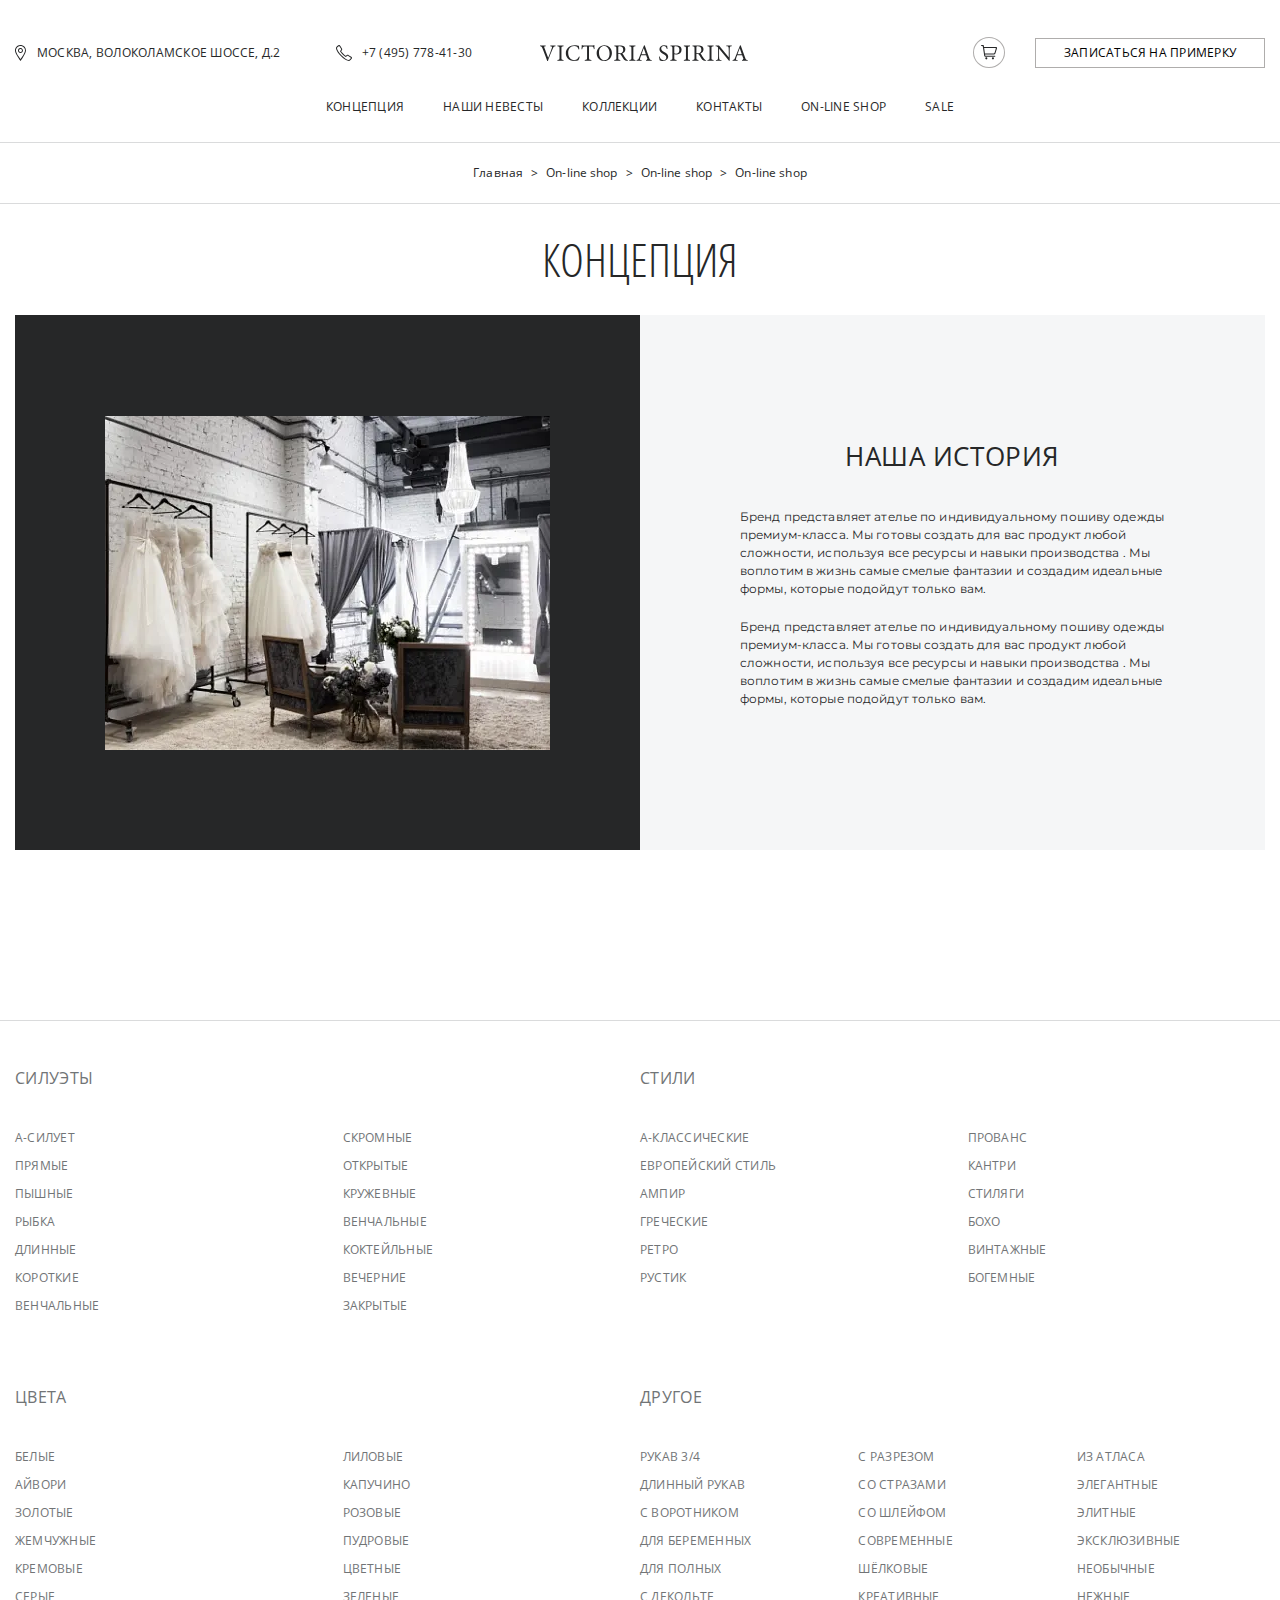
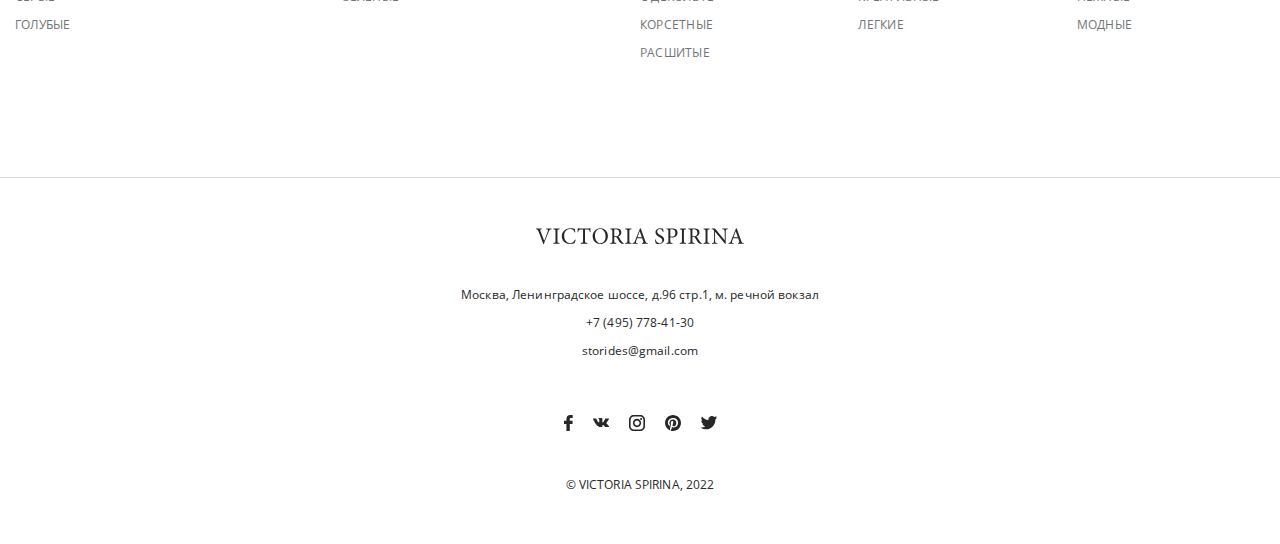
<file: concept.html>
<!DOCTYPE html>
<html lang="ru">
 <head>
	<meta charset="UTF-8">
	<meta http-equiv="X-UA-Compatible" content="IE=edge">
	<meta name="viewport" content="width=device-width, initial-scale=1.0">	
	<link rel="stylesheet" href="css/style.min.css?_v=20220316204727">
	<title>Концепция</title>
</head>

<body>
	<!-- Header -->
<header class="header header-all" id="header">
  <div class="container-1800">
    <div class="header__top">
      <div class="header__contacts">
        <a href="#" class="header__place">Москва, Волоколамское шоссе, д.2</a>
        <a href="tel:+74957784130" class="header__phone">+7 (495) 778-41-30</a>
      </div>
      <button class="burger" aria-label="Открыть меню" aria-expanded="false" data-burger id="toggle">
        <span class="burger__line"></span>
        <span class="burger__line"></span>
        <span class="burger__line"></span>
      </button>
      <a href="#" class="header__logo">
        <img src="img/header-all/logo.svg" alt="logo">
      </a>
      <div class="header__order">
        <a href="#" class="header__order-cart"></a>        
        <button class="btn-reset order-modal btn" data-graph-path="modal-order">ЗАПИСАТЬСЯ НА ПРИМЕРКУ</button>
      </div>
    </div>
    <div class="header__menu">
      <ul class="header__menu-list">
        <li class="header__menu-item">
          <a href="#">КОНЦЕПЦИЯ</a>
        </li>
        <li class="header__menu-item">
          <a href="#">НАШИ НЕВЕСТЫ</a>
        </li>
        <li class="header__menu-item">
          <a href="#">КОЛЛЕКЦИИ</a>
        </li>
        <li class="header__menu-item">
          <a href="#">КОНТАКТЫ</a>
        </li>
        <li class="header__menu-item">
          <a href="#">ON-LINE SHOP</a>
        </li>
        <li class="header__menu-item">
          <a href="#">SALE</a>
        </li>
      </ul>
    </div>
    <div class="overlay" id="overlay">
      <div class="header__menu-burger-wrapper" data-menu>
        <button class="header__menu-burger-close" data-menu-close><img src="img/header/burger-menu-close.svg" alt="burger-close"></button>
        <ul class="header__menu-burger-list">
          <li class="header__menu-burger-item"> <a href="#" data-menu-item data-scroll>КОНЦЕПЦИЯ</a></li>
          <li class="header__menu-burger-item"> <a href="#" data-menu-item data-scroll>НАШИ НЕВЕСТЫ</a></li>
          <li class="header__menu-burger-item"> <a href="#" data-menu-item data-scroll>КОЛЛЕКЦИИ</a></li>
          <li class="header__menu-burger-item"> <a href="#" data-menu-item data-scroll>КОНТАКТЫ</a></li>
          <li class="header__menu-burger-item"> <a href="#" data-menu-item data-scroll>ON-LINE SHOP</a></li>
          <li class="header__menu-burger-item"> <a href="#" data-menu-item data-scroll>SALE</a></li>
        </ul>
        <div class="header__contacts-burger">
          <a href="#" class="header__place">Москва, Волоколамское шоссе, д.2</a>
          <a href="tel:+74957784130" class="header__phone">+7 (495) 778-41-30</a>
        </div>
        <button class="btn-reset header__menu-burger-btn" data-graph-path="modal-order">Записаться на примерку</button>
      </div>
    </div>
   

  </div>
</header>
	<div class="wrapper">
		<main class="main">
			<!-- Breadcrumps -->
<section class="breadcrumps" id="breadcrumps">
  <div class="container">
    <div class="breadcrumps__wrapper">
      <a href="#">Главная</a>
      <a href="#">On-line shop</a>
      <a href="#">On-line shop</a>
      <a href="#">On-line shop</a>
    </div>
  </div>
</section>
			<section class="concept" id="concept">
				<div class="container">
					<h1 class="concept__title">
						концепция
					</h1>
					<div class="concept__content">
						<div class="concept__left">
							<picture><source srcset="img/concept/concept-img.webp" type="image/webp"><img src="img/concept/concept-img.jpg" alt="photo"></picture>
						</div>
						<div class="concept__right">
							<div class="concept__right-title">Наша история</div>
							<p class="concept__text">
								Бренд представляет ателье по индивидуальному пошиву одежды премиум-класса. Мы готовы создать для вас
								продукт любой сложности, используя все ресурсы и навыки производства . Мы воплотим в жизнь самые смелые
								фантазии и создадим идеальные формы, которые подойдут только вам.
							</p>
							<p class="concept__text">
								Бренд представляет ателье по индивидуальному пошиву одежды премиум-класса. Мы готовы создать для вас
								продукт любой сложности, используя все ресурсы и навыки производства . Мы воплотим в жизнь самые смелые
								фантазии и создадим идеальные формы, которые подойдут только вам.
							</p>
						</div>
					</div>
				</div>
			</section>

		</main>
		<!-- Footer -->
<footer class="footer" id="footer">
  <div class="footer__inner">
    <div class="container">
      <div class="footer__top">
        <div class="footer__category">
          <div class="footer__category-title">СИЛУЭТЫ</div>
          <ul class="footer__category-list">
            <li class="footer__category-item"><a href="#">А-СИЛУЕТ</a></li>
            <li class="footer__category-item"><a href="#">СКРОМНЫЕ</a></li>
            <li class="footer__category-item"><a href="#">ПРЯМЫЕ</a></li>
            <li class="footer__category-item"><a href="#">ОТКРЫТЫЕ</a></li>
            <li class="footer__category-item"><a href="#">ПЫШНЫЕ</a></li>
            <li class="footer__category-item"><a href="#">КРУЖЕВНЫЕ</a></li>
            <li class="footer__category-item"><a href="#">РЫБКА</a></li>
            <li class="footer__category-item"><a href="#">ВЕНЧАЛЬНЫЕ</a></li>
            <li class="footer__category-item"><a href="#">ДЛИННЫЕ</a></li>
            <li class="footer__category-item"><a href="#">КОКТЕЙЛЬНЫЕ</a></li>
            <li class="footer__category-item"><a href="#">КОРОТКИЕ</a></li>
            <li class="footer__category-item"><a href="#">ВЕЧЕРНИЕ</a></li>
            <li class="footer__category-item"><a href="#">ВЕНЧАЛЬНЫЕ</a></li>
            <li class="footer__category-item"><a href="#">ЗАКРЫТЫЕ</a></li>
          </ul>
        </div>
        <div class="footer__category">
          <div class="footer__category-title">СТИЛИ</div>
          <ul class="footer__category-list">
            <li class="footer__category-item"><a href="#">А-КЛАССИЧЕСКИЕ</a></li>
            <li class="footer__category-item"><a href="#">ПРОВАНС</a></li>
            <li class="footer__category-item"><a href="#">ЕВРОПЕЙСКИЙ СТИЛЬ</a></li>
            <li class="footer__category-item"><a href="#">КАНТРИ</a></li>
            <li class="footer__category-item"><a href="#">АМПИР</a></li>
            <li class="footer__category-item"><a href="#">СТИЛЯГИ</a></li>
            <li class="footer__category-item"><a href="#">ГРЕЧЕСКИЕ</a></li>
            <li class="footer__category-item"><a href="#">БОХО</a></li>
            <li class="footer__category-item"><a href="#">РЕТРО</a></li>
            <li class="footer__category-item"><a href="#">ВИНТАЖНЫЕ</a></li>
            <li class="footer__category-item"><a href="#">РУСТИК</a></li>
            <li class="footer__category-item"><a href="#">БОГЕМНЫЕ</a></li>
          </ul>
        </div>
        <div class="footer__category">
          <div class="footer__category-title">ЦВЕТА</div>
          <ul class="footer__category-list">
            <li class="footer__category-item"><a href="#">БЕЛЫЕ</a></li>
            <li class="footer__category-item"><a href="#">ЛИЛОВЫЕ</a></li>
            <li class="footer__category-item"><a href="#">АЙВОРИ</a></li>
            <li class="footer__category-item"><a href="#">КАПУЧИНО</a></li>
            <li class="footer__category-item"><a href="#">ЗОЛОТЫЕ</a></li>
            <li class="footer__category-item"><a href="#">РОЗОВЫЕ</a></li>
            <li class="footer__category-item"><a href="#">ЖЕМЧУЖНЫЕ</a></li>
            <li class="footer__category-item"><a href="#">ПУДРОВЫЕ</a></li>
            <li class="footer__category-item"><a href="#">КРЕМОВЫЕ</a></li>
            <li class="footer__category-item"><a href="#">ЦВЕТНЫЕ</a></li>
            <li class="footer__category-item"><a href="#">СЕРЫЕ</a></li>
            <li class="footer__category-item"><a href="#">ЗЕЛЕНЫЕ</a></li>
            <li class="footer__category-item"><a href="#">ГОЛУБЫЕ</a></li>
          </ul>
        </div>
        <div class="footer__category">
          <div class="footer__category-title">ДРУГОЕ</div>
          <ul class="footer__category-list">
            <li class="footer__category-item"><a href="#">РУКАВ 3/4</a></li>
            <li class="footer__category-item"><a href="#">С РАЗРЕЗОМ</a></li>
            <li class="footer__category-item"><a href="#">ИЗ АТЛАСА</a></li>
            <li class="footer__category-item"><a href="#">ДЛИННЫЙ РУКАВ</a></li>
            <li class="footer__category-item"><a href="#">СО СТРАЗАМИ</a></li>
            <li class="footer__category-item"><a href="#">ЭЛЕГАНТНЫЕ</a></li>
            <li class="footer__category-item"><a href="#">С ВОРОТНИКОМ</a></li>
            <li class="footer__category-item"><a href="#">СО ШЛЕЙФОМ</a></li>
            <li class="footer__category-item"><a href="#">ЭЛИТНЫЕ</a></li>
            <li class="footer__category-item"><a href="#">ДЛЯ БЕРЕМЕННЫХ</a></li>
            <li class="footer__category-item"><a href="#">СОВРЕМЕННЫЕ</a></li>
            <li class="footer__category-item"><a href="#">ЭКСКЛЮЗИВНЫЕ</a></li>
            <li class="footer__category-item"><a href="#">ДЛЯ ПОЛНЫХ</a></li>
            <li class="footer__category-item"><a href="#">ШЁЛКОВЫЕ</a></li>
            <li class="footer__category-item"><a href="#">НЕОБЫЧНЫЕ</a></li>
            <li class="footer__category-item"><a href="#">С ДЕКОЛЬТЕ</a></li>
            <li class="footer__category-item"><a href="#">КРЕАТИВНЫЕ</a></li>
            <li class="footer__category-item"><a href="#">НЕЖНЫЕ</a></li>
            <li class="footer__category-item"><a href="#">КОРСЕТНЫЕ</a></li>
            <li class="footer__category-item"><a href="#">ЛЕГКИЕ</a></li>
            <li class="footer__category-item"><a href="#">МОДНЫЕ</a></li>
            <li class="footer__category-item"><a href="#">РАСШИТЫЕ</a></li>
          </ul>
        </div>
      </div>
    </div>
  </div>

  <div class="footer__bottom">
    <a href="#" class="footer__logo">
      <img src="img/footer/footer-logo.svg" alt="logo">
    </a>
    <div class="footer__text">
      <span>Москва, Ленинградское шоссе, д.96 стр.1, м. речной вокзал</span>
      <span>+7 (495) 778-41-30</span>
      <span>storides@gmail.com</span>
    </div>
    <ul class="social-list">
  <li class="social-item">
    <a href="#"><img src="img/footer/facebook.svg" alt="social-img"></a>
  </li>
  <li class="social-item">
    <a href="#"><img src="img/footer/vk.svg" alt="social-img"></a>
  </li>
  <li class="social-item">
    <a href="#"><img src="img/footer/instagram.svg" alt="social-img"></a>
  </li>
  <li class="social-item">
    <a href="#"><img src="img/footer/pinterest.svg" alt="social-img"></a>
  </li>
  <li class="social-item">
    <a href="#"><img src="img/footer/twitter.svg" alt="social-img"></a>
  </li>
</ul>
    <div class="footer__copyright">© VICTORIA SPIRINA, 2022 </div>
  </div>
</footer>
<!-- Modal -->
<div class="graph-modal">
  <div class="graph-modal__container" role="dialog" aria-modal="true" data-graph-target="modal-order">
    <button class="btn-reset graph-modal__close" aria-label="Закрыть модальное окно"></button>
    <div class="graph-modal__content">
      <div class="graph-modal__title">
        ЗАПИСАТЬСЯ НА ПРИМЕРКУ
      </div>
      <div class="graph-modal__input-wrapper name">
        <label for="modal-name">Ваше имя</label>
        <input type="text" id="modal-name">
      </div>
      <div class="graph-modal__input-wrapper phone">
        <label for="modal-phone">ваш номер телефона</label>
        <input type="number" id="modal-phone">
      </div>
      <div class="graph-modal__input-wrapper email">
        <label for="modal-mail">Ваш e-mail</label>
        <input type="email" id="modal-mail">
      </div>
      <div class="graph-modal__input-dates">
        <div class="graph-modal__input-date">
          <label for="modal-date">Дата</label>
          <input type="date" id="modal-date">
        </div>
        <div class="graph-modal__input-time">
          <label for="modal-time">Время</label>
          <input type="time" id="modal-time">
        </div>
      </div>
      <button class="graph-modal__btn btn_cart">отправить заявку</button>
      <div class="graph-modal__welcome">
        <span>МЫ РАДЫ ВИДЕТЬ ВАС ЕЖЕДНЕВНО 12:00 - 22:00</span>
        <span>Москва, Ленинградское шоссе, д.96 стр.1</span>
      </div>
    </div>
  </div>
</div>
	</div>

	<script src="js/app.min.js?_v=20220316204727"></script>
</body>

</html>
</file>
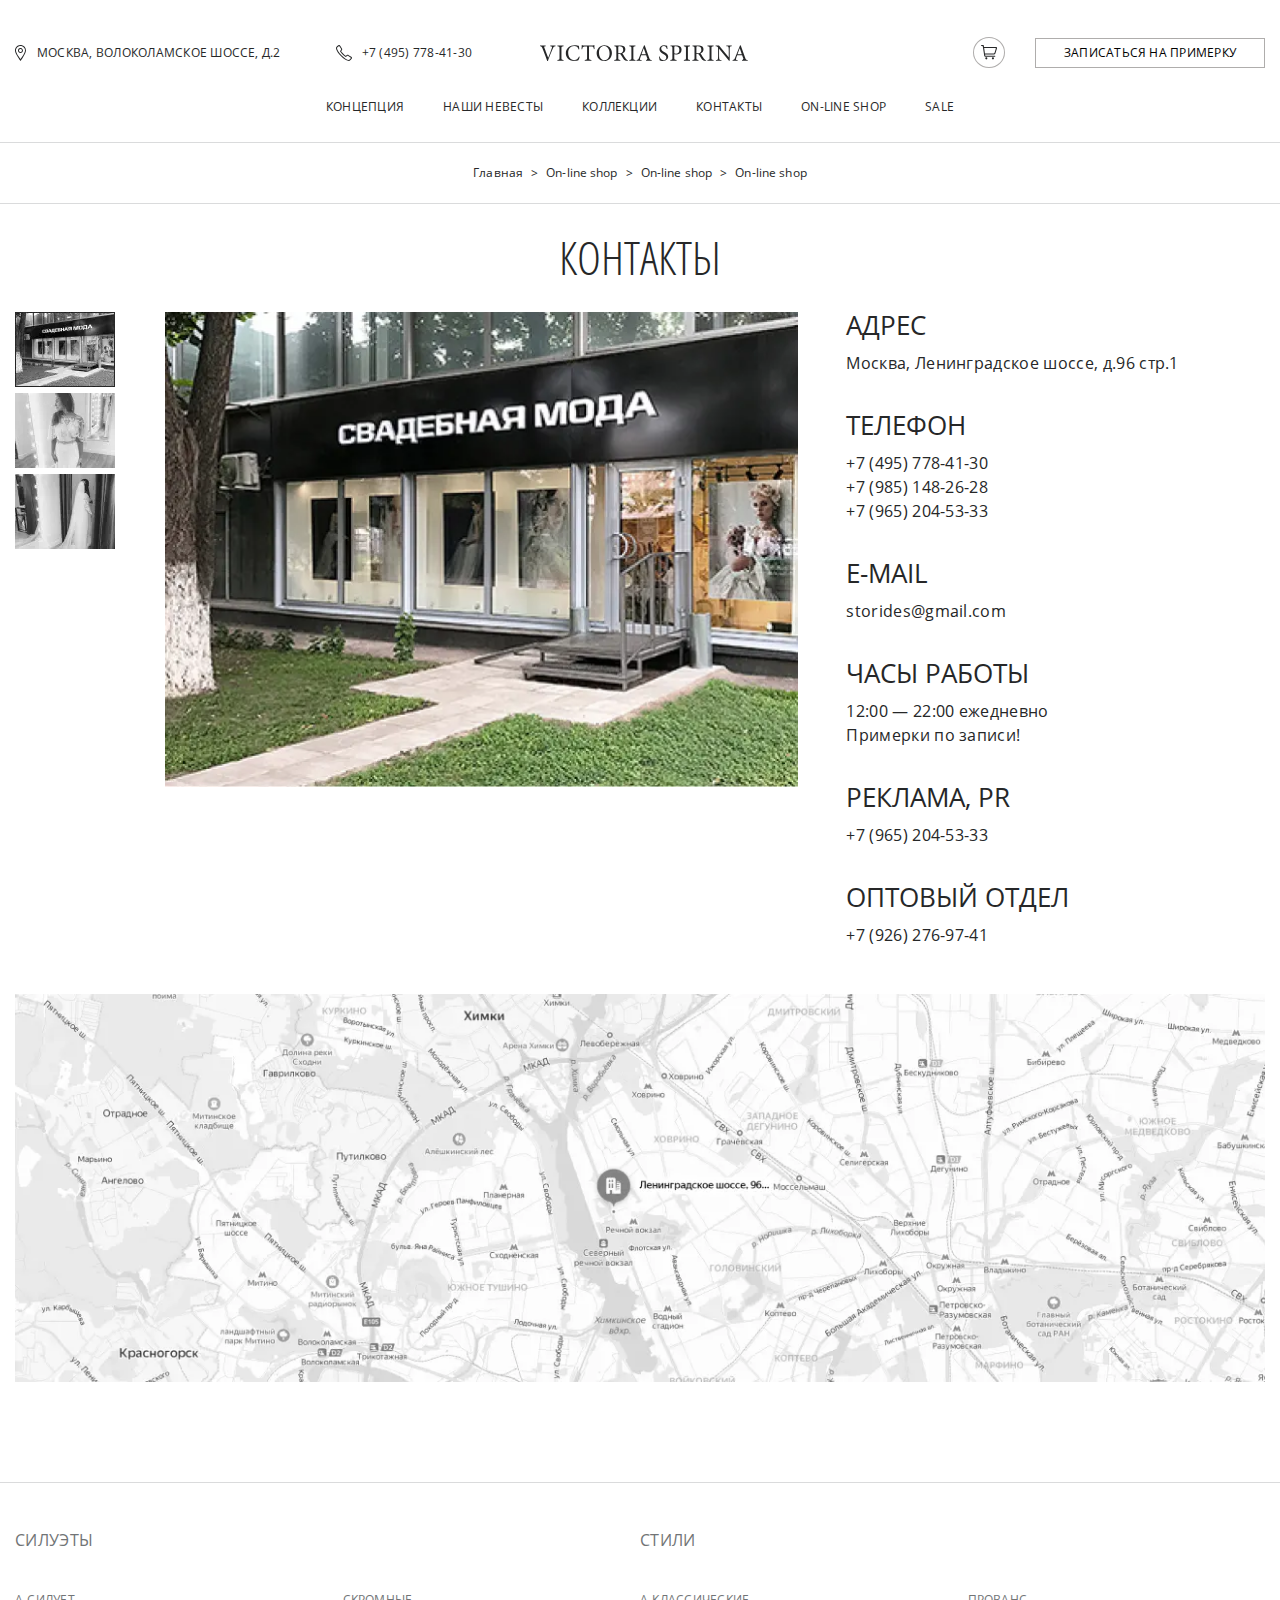
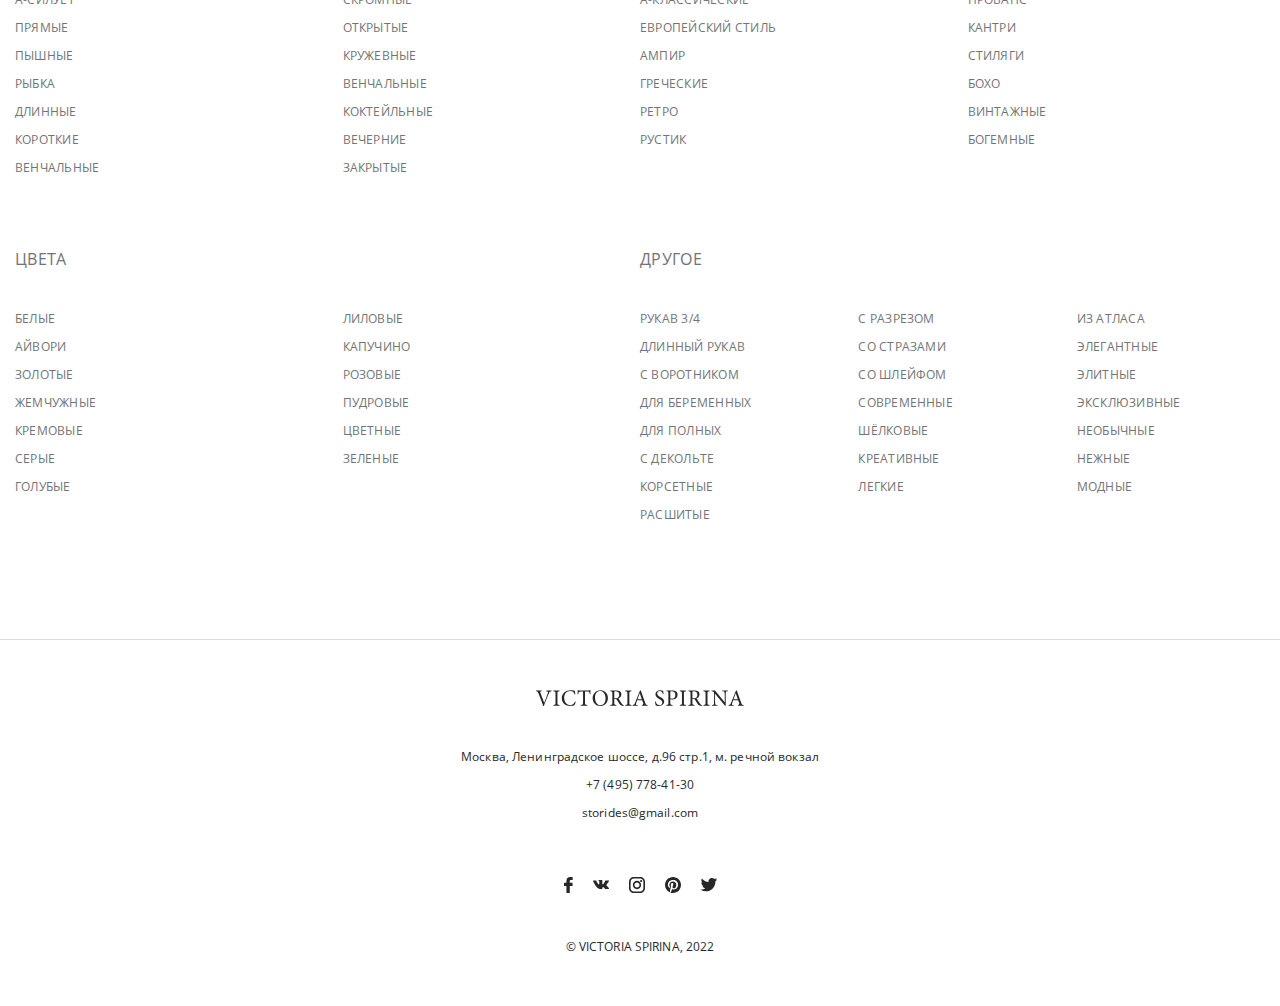
<file: contacts.html>
<!DOCTYPE html>
<html lang="ru">
 <head>
	<meta charset="UTF-8">
	<meta http-equiv="X-UA-Compatible" content="IE=edge">
	<meta name="viewport" content="width=device-width, initial-scale=1.0">	
	<link rel="stylesheet" href="css/style.min.css?_v=20220316204727">
	<title>Контакты</title>
</head>

<body>
	<!-- Header -->
<header class="header header-all" id="header">
  <div class="container-1800">
    <div class="header__top">
      <div class="header__contacts">
        <a href="#" class="header__place">Москва, Волоколамское шоссе, д.2</a>
        <a href="tel:+74957784130" class="header__phone">+7 (495) 778-41-30</a>
      </div>
      <button class="burger" aria-label="Открыть меню" aria-expanded="false" data-burger id="toggle">
        <span class="burger__line"></span>
        <span class="burger__line"></span>
        <span class="burger__line"></span>
      </button>
      <a href="#" class="header__logo">
        <img src="img/header-all/logo.svg" alt="logo">
      </a>
      <div class="header__order">
        <a href="#" class="header__order-cart"></a>        
        <button class="btn-reset order-modal btn" data-graph-path="modal-order">ЗАПИСАТЬСЯ НА ПРИМЕРКУ</button>
      </div>
    </div>
    <div class="header__menu">
      <ul class="header__menu-list">
        <li class="header__menu-item">
          <a href="#">КОНЦЕПЦИЯ</a>
        </li>
        <li class="header__menu-item">
          <a href="#">НАШИ НЕВЕСТЫ</a>
        </li>
        <li class="header__menu-item">
          <a href="#">КОЛЛЕКЦИИ</a>
        </li>
        <li class="header__menu-item">
          <a href="#">КОНТАКТЫ</a>
        </li>
        <li class="header__menu-item">
          <a href="#">ON-LINE SHOP</a>
        </li>
        <li class="header__menu-item">
          <a href="#">SALE</a>
        </li>
      </ul>
    </div>
    <div class="overlay" id="overlay">
      <div class="header__menu-burger-wrapper" data-menu>
        <button class="header__menu-burger-close" data-menu-close><img src="img/header/burger-menu-close.svg" alt="burger-close"></button>
        <ul class="header__menu-burger-list">
          <li class="header__menu-burger-item"> <a href="#" data-menu-item data-scroll>КОНЦЕПЦИЯ</a></li>
          <li class="header__menu-burger-item"> <a href="#" data-menu-item data-scroll>НАШИ НЕВЕСТЫ</a></li>
          <li class="header__menu-burger-item"> <a href="#" data-menu-item data-scroll>КОЛЛЕКЦИИ</a></li>
          <li class="header__menu-burger-item"> <a href="#" data-menu-item data-scroll>КОНТАКТЫ</a></li>
          <li class="header__menu-burger-item"> <a href="#" data-menu-item data-scroll>ON-LINE SHOP</a></li>
          <li class="header__menu-burger-item"> <a href="#" data-menu-item data-scroll>SALE</a></li>
        </ul>
        <div class="header__contacts-burger">
          <a href="#" class="header__place">Москва, Волоколамское шоссе, д.2</a>
          <a href="tel:+74957784130" class="header__phone">+7 (495) 778-41-30</a>
        </div>
        <button class="btn-reset header__menu-burger-btn" data-graph-path="modal-order">Записаться на примерку</button>
      </div>
    </div>
   

  </div>
</header>
	<div class="wrapper">
		<main class="main">
			<!-- Breadcrumps -->
<section class="breadcrumps" id="breadcrumps">
  <div class="container">
    <div class="breadcrumps__wrapper">
      <a href="#">Главная</a>
      <a href="#">On-line shop</a>
      <a href="#">On-line shop</a>
      <a href="#">On-line shop</a>
    </div>
  </div>
</section>
			<!-- Contacts -->
<section class="contacts" id="contacts">
  <div class="container-1290">
    <h1 class="contacts__title">Контакты</h1>
    <div class="contacts__wrapper">
      <div class="contacts__slider">
        <div class="slider__flex">
          <div class="slider__col">
            <div class="slider__thumbs">
              <div class="swiper-container">
                <!-- Слайдер с превью -->
                <div class="swiper-wrapper">
                  <div class="swiper-slide">
                    <div class="slider__image"><picture><source srcset="img/contacts/1.webp" type="image/webp"><img src="img/contacts/1.jpg" alt="photo"></picture></div>
                  </div>
                  <div class="swiper-slide">
                    <div class="slider__image"><picture><source srcset="img/contacts/2.webp" type="image/webp"><img src="img/contacts/2.jpg" alt="photo"></picture></div>
                  </div>
                  <div class="swiper-slide">
                    <div class="slider__image"><picture><source srcset="img/contacts/3.webp" type="image/webp"><img src="img/contacts/3.jpg" alt="photo"></picture></div>
                  </div>              
                </div>
              </div>
            </div>        
          </div>
  
          <div class="slider__images">
            <div class="swiper-container">
              <!-- Слайдер с изображениями -->
              <div class="swiper-wrapper">
                <div class="swiper-slide">
                  <div class="slider__image"><picture><source srcset="img/contacts/1-1.webp" type="image/webp"><img src="img/contacts/1-1.jpg" alt="photo"></picture></div>
                </div>
                <div class="swiper-slide">
                  <div class="slider__image"><picture><source srcset="img/contacts/2.webp" type="image/webp"><img src="img/contacts/2.jpg" alt="photo"></picture></div>
                </div>
                <div class="swiper-slide">
                  <div class="slider__image"><picture><source srcset="img/contacts/3.webp" type="image/webp"><img src="img/contacts/3.jpg" alt="photo"></picture></div>
                </div>             
              </div>
            </div>
          </div>
        </div>
      </div>

      <div class="contacts__content">
        <h3 class="contacts__content-title">АДРЕС</h3>
        <p class="contacts__content-desc">Москва, Ленинградское шоссе, д.96 стр.1</p>
        <h3 class="contacts__content-title">Телефон</h3>
        <p class="contacts__content-desc">+7 (495) 778-41-30<br>
          +7 (985) 148-26-28<br>
          +7 (965) 204-53-33
        </p>
        <h3 class="contacts__content-title">E-MAIL</h3>
        <p class="contacts__content-desc">storides@gmail.com</p>
        <h3 class="contacts__content-title">ЧАСЫ РАБОТЫ</h3>
        <p class="contacts__content-desc">12:00 — 22:00 ежедневно
          <br>Примерки по записи!
        </p>
        <h3 class="contacts__content-title">РЕКЛАМА, PR</h3>
        <p class="contacts__content-desc">+7 (965) 204-53-33</p>
        <h3 class="contacts__content-title">ОПТОВЫЙ ОТДЕЛ</h3>
        <p class="contacts__content-desc">+7 (926) 276-97-41</p>
      </div>
    </div>
    <div class="contacts__map"><picture><source srcset="img/contacts/map.webp" type="image/webp"><img src="img/contacts/map.jpg" alt="map"></picture></div>

  </div>
</section>
		
			
		</main>
		<!-- Footer -->
<footer class="footer" id="footer">
  <div class="footer__inner">
    <div class="container">
      <div class="footer__top">
        <div class="footer__category">
          <div class="footer__category-title">СИЛУЭТЫ</div>
          <ul class="footer__category-list">
            <li class="footer__category-item"><a href="#">А-СИЛУЕТ</a></li>
            <li class="footer__category-item"><a href="#">СКРОМНЫЕ</a></li>
            <li class="footer__category-item"><a href="#">ПРЯМЫЕ</a></li>
            <li class="footer__category-item"><a href="#">ОТКРЫТЫЕ</a></li>
            <li class="footer__category-item"><a href="#">ПЫШНЫЕ</a></li>
            <li class="footer__category-item"><a href="#">КРУЖЕВНЫЕ</a></li>
            <li class="footer__category-item"><a href="#">РЫБКА</a></li>
            <li class="footer__category-item"><a href="#">ВЕНЧАЛЬНЫЕ</a></li>
            <li class="footer__category-item"><a href="#">ДЛИННЫЕ</a></li>
            <li class="footer__category-item"><a href="#">КОКТЕЙЛЬНЫЕ</a></li>
            <li class="footer__category-item"><a href="#">КОРОТКИЕ</a></li>
            <li class="footer__category-item"><a href="#">ВЕЧЕРНИЕ</a></li>
            <li class="footer__category-item"><a href="#">ВЕНЧАЛЬНЫЕ</a></li>
            <li class="footer__category-item"><a href="#">ЗАКРЫТЫЕ</a></li>
          </ul>
        </div>
        <div class="footer__category">
          <div class="footer__category-title">СТИЛИ</div>
          <ul class="footer__category-list">
            <li class="footer__category-item"><a href="#">А-КЛАССИЧЕСКИЕ</a></li>
            <li class="footer__category-item"><a href="#">ПРОВАНС</a></li>
            <li class="footer__category-item"><a href="#">ЕВРОПЕЙСКИЙ СТИЛЬ</a></li>
            <li class="footer__category-item"><a href="#">КАНТРИ</a></li>
            <li class="footer__category-item"><a href="#">АМПИР</a></li>
            <li class="footer__category-item"><a href="#">СТИЛЯГИ</a></li>
            <li class="footer__category-item"><a href="#">ГРЕЧЕСКИЕ</a></li>
            <li class="footer__category-item"><a href="#">БОХО</a></li>
            <li class="footer__category-item"><a href="#">РЕТРО</a></li>
            <li class="footer__category-item"><a href="#">ВИНТАЖНЫЕ</a></li>
            <li class="footer__category-item"><a href="#">РУСТИК</a></li>
            <li class="footer__category-item"><a href="#">БОГЕМНЫЕ</a></li>
          </ul>
        </div>
        <div class="footer__category">
          <div class="footer__category-title">ЦВЕТА</div>
          <ul class="footer__category-list">
            <li class="footer__category-item"><a href="#">БЕЛЫЕ</a></li>
            <li class="footer__category-item"><a href="#">ЛИЛОВЫЕ</a></li>
            <li class="footer__category-item"><a href="#">АЙВОРИ</a></li>
            <li class="footer__category-item"><a href="#">КАПУЧИНО</a></li>
            <li class="footer__category-item"><a href="#">ЗОЛОТЫЕ</a></li>
            <li class="footer__category-item"><a href="#">РОЗОВЫЕ</a></li>
            <li class="footer__category-item"><a href="#">ЖЕМЧУЖНЫЕ</a></li>
            <li class="footer__category-item"><a href="#">ПУДРОВЫЕ</a></li>
            <li class="footer__category-item"><a href="#">КРЕМОВЫЕ</a></li>
            <li class="footer__category-item"><a href="#">ЦВЕТНЫЕ</a></li>
            <li class="footer__category-item"><a href="#">СЕРЫЕ</a></li>
            <li class="footer__category-item"><a href="#">ЗЕЛЕНЫЕ</a></li>
            <li class="footer__category-item"><a href="#">ГОЛУБЫЕ</a></li>
          </ul>
        </div>
        <div class="footer__category">
          <div class="footer__category-title">ДРУГОЕ</div>
          <ul class="footer__category-list">
            <li class="footer__category-item"><a href="#">РУКАВ 3/4</a></li>
            <li class="footer__category-item"><a href="#">С РАЗРЕЗОМ</a></li>
            <li class="footer__category-item"><a href="#">ИЗ АТЛАСА</a></li>
            <li class="footer__category-item"><a href="#">ДЛИННЫЙ РУКАВ</a></li>
            <li class="footer__category-item"><a href="#">СО СТРАЗАМИ</a></li>
            <li class="footer__category-item"><a href="#">ЭЛЕГАНТНЫЕ</a></li>
            <li class="footer__category-item"><a href="#">С ВОРОТНИКОМ</a></li>
            <li class="footer__category-item"><a href="#">СО ШЛЕЙФОМ</a></li>
            <li class="footer__category-item"><a href="#">ЭЛИТНЫЕ</a></li>
            <li class="footer__category-item"><a href="#">ДЛЯ БЕРЕМЕННЫХ</a></li>
            <li class="footer__category-item"><a href="#">СОВРЕМЕННЫЕ</a></li>
            <li class="footer__category-item"><a href="#">ЭКСКЛЮЗИВНЫЕ</a></li>
            <li class="footer__category-item"><a href="#">ДЛЯ ПОЛНЫХ</a></li>
            <li class="footer__category-item"><a href="#">ШЁЛКОВЫЕ</a></li>
            <li class="footer__category-item"><a href="#">НЕОБЫЧНЫЕ</a></li>
            <li class="footer__category-item"><a href="#">С ДЕКОЛЬТЕ</a></li>
            <li class="footer__category-item"><a href="#">КРЕАТИВНЫЕ</a></li>
            <li class="footer__category-item"><a href="#">НЕЖНЫЕ</a></li>
            <li class="footer__category-item"><a href="#">КОРСЕТНЫЕ</a></li>
            <li class="footer__category-item"><a href="#">ЛЕГКИЕ</a></li>
            <li class="footer__category-item"><a href="#">МОДНЫЕ</a></li>
            <li class="footer__category-item"><a href="#">РАСШИТЫЕ</a></li>
          </ul>
        </div>
      </div>
    </div>
  </div>

  <div class="footer__bottom">
    <a href="#" class="footer__logo">
      <img src="img/footer/footer-logo.svg" alt="logo">
    </a>
    <div class="footer__text">
      <span>Москва, Ленинградское шоссе, д.96 стр.1, м. речной вокзал</span>
      <span>+7 (495) 778-41-30</span>
      <span>storides@gmail.com</span>
    </div>
    <ul class="social-list">
  <li class="social-item">
    <a href="#"><img src="img/footer/facebook.svg" alt="social-img"></a>
  </li>
  <li class="social-item">
    <a href="#"><img src="img/footer/vk.svg" alt="social-img"></a>
  </li>
  <li class="social-item">
    <a href="#"><img src="img/footer/instagram.svg" alt="social-img"></a>
  </li>
  <li class="social-item">
    <a href="#"><img src="img/footer/pinterest.svg" alt="social-img"></a>
  </li>
  <li class="social-item">
    <a href="#"><img src="img/footer/twitter.svg" alt="social-img"></a>
  </li>
</ul>
    <div class="footer__copyright">© VICTORIA SPIRINA, 2022 </div>
  </div>
</footer>
<!-- Modal -->
<div class="graph-modal">
  <div class="graph-modal__container" role="dialog" aria-modal="true" data-graph-target="modal-order">
    <button class="btn-reset graph-modal__close" aria-label="Закрыть модальное окно"></button>
    <div class="graph-modal__content">
      <div class="graph-modal__title">
        ЗАПИСАТЬСЯ НА ПРИМЕРКУ
      </div>
      <div class="graph-modal__input-wrapper name">
        <label for="modal-name">Ваше имя</label>
        <input type="text" id="modal-name">
      </div>
      <div class="graph-modal__input-wrapper phone">
        <label for="modal-phone">ваш номер телефона</label>
        <input type="number" id="modal-phone">
      </div>
      <div class="graph-modal__input-wrapper email">
        <label for="modal-mail">Ваш e-mail</label>
        <input type="email" id="modal-mail">
      </div>
      <div class="graph-modal__input-dates">
        <div class="graph-modal__input-date">
          <label for="modal-date">Дата</label>
          <input type="date" id="modal-date">
        </div>
        <div class="graph-modal__input-time">
          <label for="modal-time">Время</label>
          <input type="time" id="modal-time">
        </div>
      </div>
      <button class="graph-modal__btn btn_cart">отправить заявку</button>
      <div class="graph-modal__welcome">
        <span>МЫ РАДЫ ВИДЕТЬ ВАС ЕЖЕДНЕВНО 12:00 - 22:00</span>
        <span>Москва, Ленинградское шоссе, д.96 стр.1</span>
      </div>
    </div>
  </div>
</div>
	</div>

	<script src="js/app.min.js?_v=20220316204727"></script>
</body>

</html>
</file>
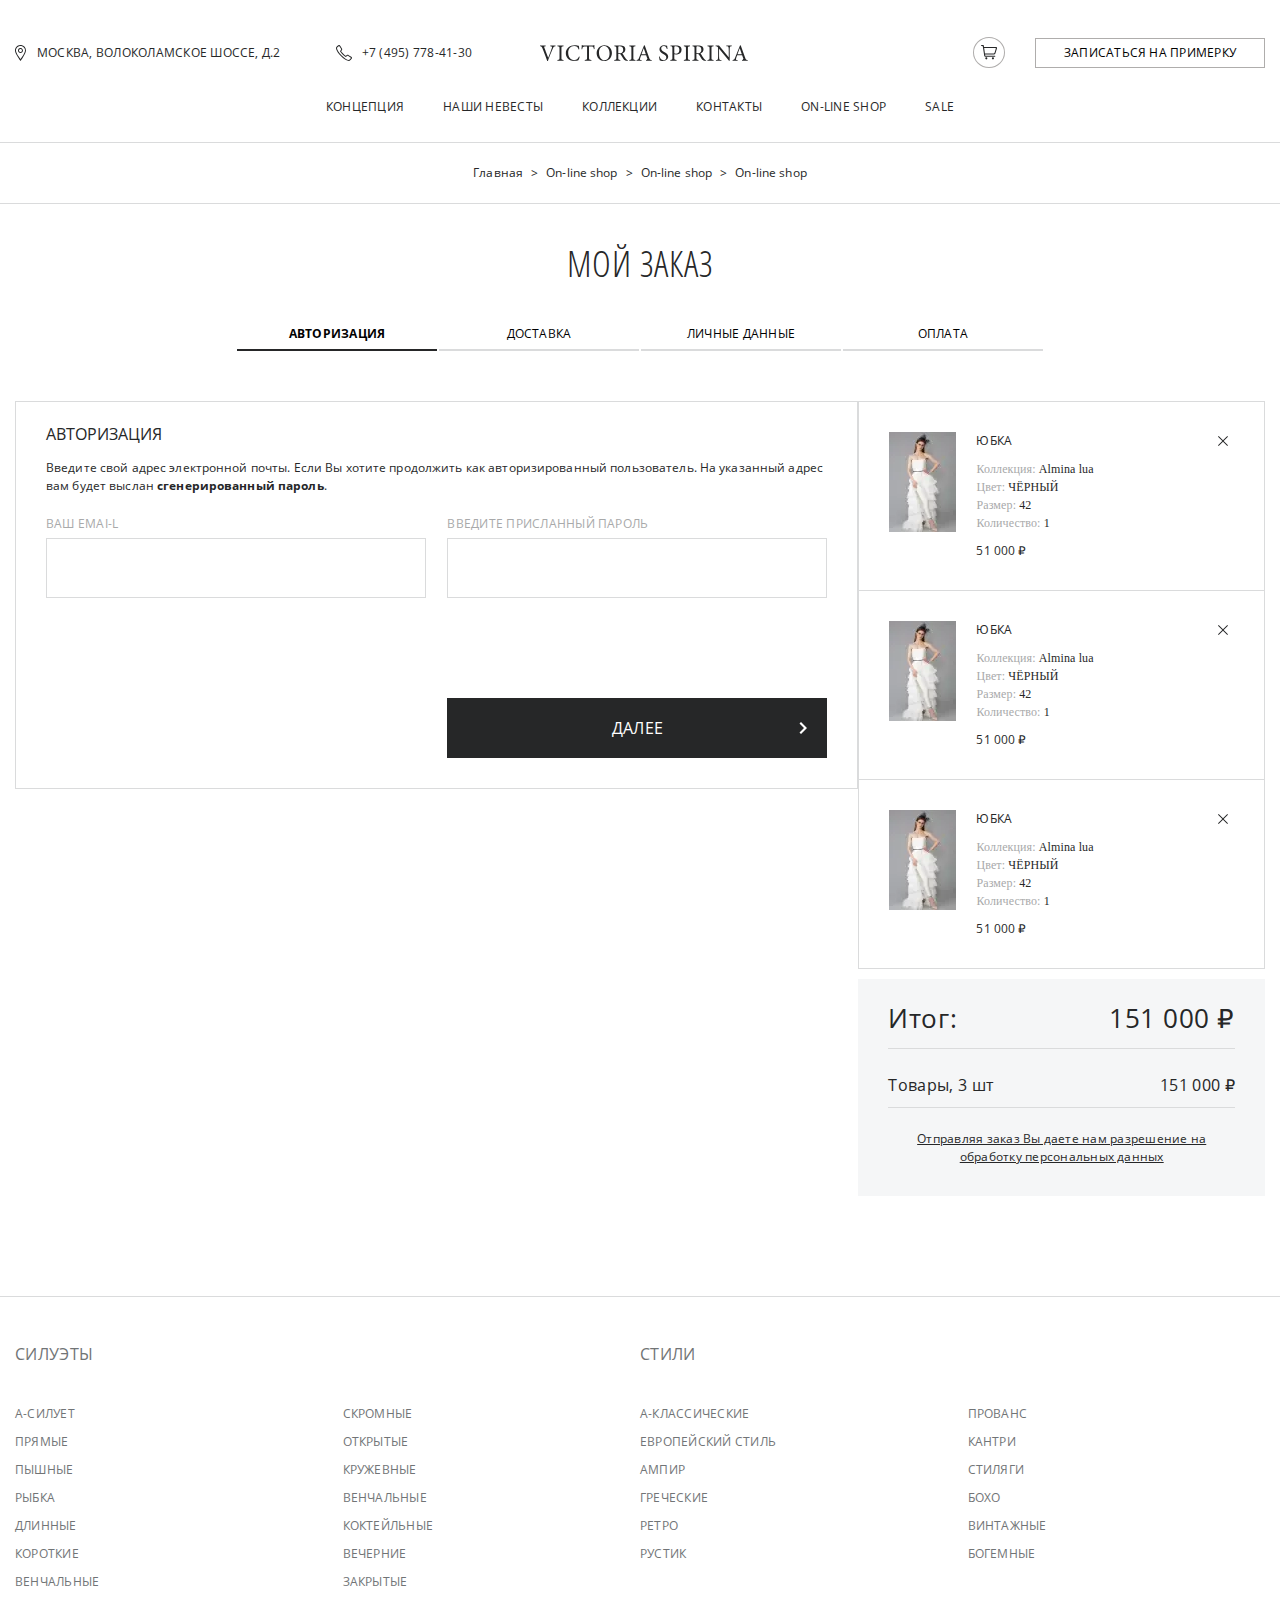
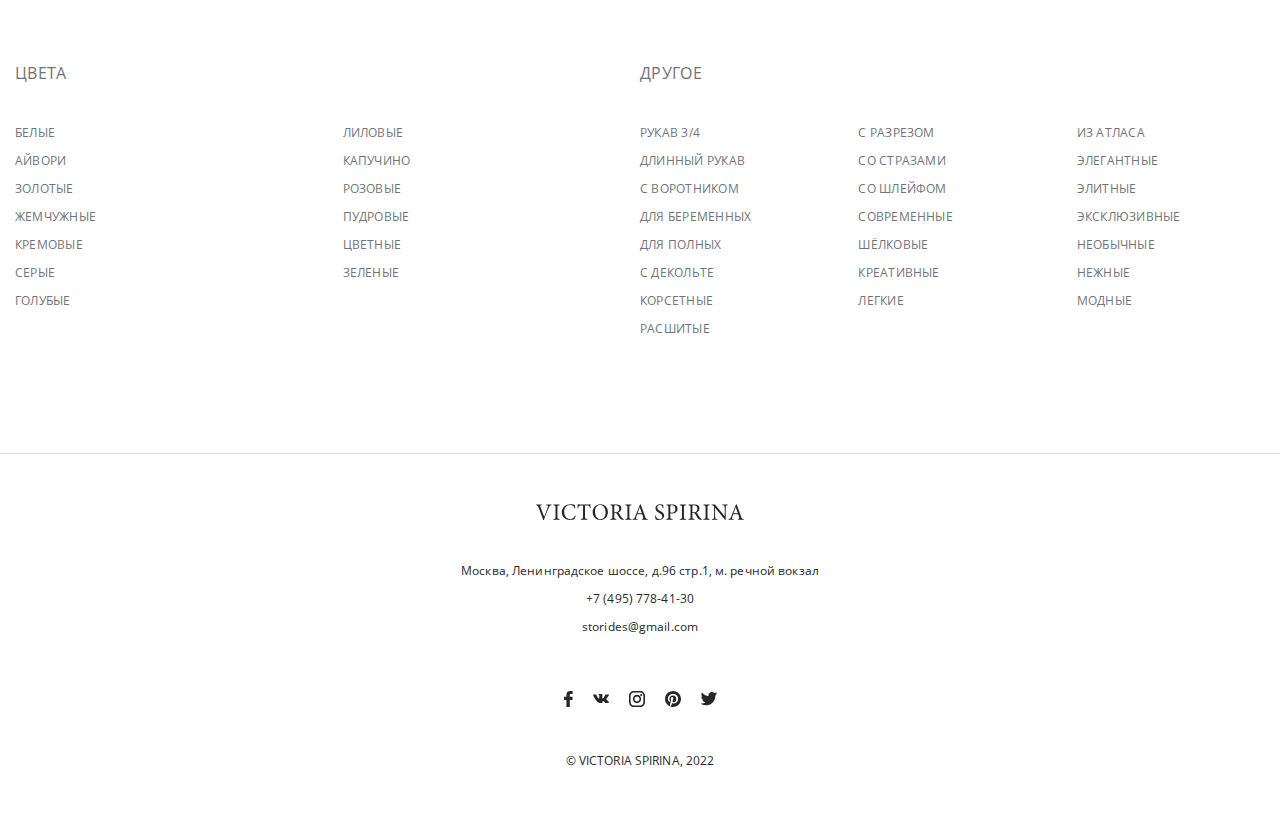
<file: order.html>
<!DOCTYPE html>
<html lang="ru">
 <head>
	<meta charset="UTF-8">
	<meta http-equiv="X-UA-Compatible" content="IE=edge">
	<meta name="viewport" content="width=device-width, initial-scale=1.0">	
	<link rel="stylesheet" href="css/style.min.css?_v=20220316204727">
	<title>Мой заказ</title>
</head>

<body>
	<!-- Header -->
<header class="header header-all" id="header">
  <div class="container-1800">
    <div class="header__top">
      <div class="header__contacts">
        <a href="#" class="header__place">Москва, Волоколамское шоссе, д.2</a>
        <a href="tel:+74957784130" class="header__phone">+7 (495) 778-41-30</a>
      </div>
      <button class="burger" aria-label="Открыть меню" aria-expanded="false" data-burger id="toggle">
        <span class="burger__line"></span>
        <span class="burger__line"></span>
        <span class="burger__line"></span>
      </button>
      <a href="#" class="header__logo">
        <img src="img/header-all/logo.svg" alt="logo">
      </a>
      <div class="header__order">
        <a href="#" class="header__order-cart"></a>        
        <button class="btn-reset order-modal btn" data-graph-path="modal-order">ЗАПИСАТЬСЯ НА ПРИМЕРКУ</button>
      </div>
    </div>
    <div class="header__menu">
      <ul class="header__menu-list">
        <li class="header__menu-item">
          <a href="#">КОНЦЕПЦИЯ</a>
        </li>
        <li class="header__menu-item">
          <a href="#">НАШИ НЕВЕСТЫ</a>
        </li>
        <li class="header__menu-item">
          <a href="#">КОЛЛЕКЦИИ</a>
        </li>
        <li class="header__menu-item">
          <a href="#">КОНТАКТЫ</a>
        </li>
        <li class="header__menu-item">
          <a href="#">ON-LINE SHOP</a>
        </li>
        <li class="header__menu-item">
          <a href="#">SALE</a>
        </li>
      </ul>
    </div>
    <div class="overlay" id="overlay">
      <div class="header__menu-burger-wrapper" data-menu>
        <button class="header__menu-burger-close" data-menu-close><img src="img/header/burger-menu-close.svg" alt="burger-close"></button>
        <ul class="header__menu-burger-list">
          <li class="header__menu-burger-item"> <a href="#" data-menu-item data-scroll>КОНЦЕПЦИЯ</a></li>
          <li class="header__menu-burger-item"> <a href="#" data-menu-item data-scroll>НАШИ НЕВЕСТЫ</a></li>
          <li class="header__menu-burger-item"> <a href="#" data-menu-item data-scroll>КОЛЛЕКЦИИ</a></li>
          <li class="header__menu-burger-item"> <a href="#" data-menu-item data-scroll>КОНТАКТЫ</a></li>
          <li class="header__menu-burger-item"> <a href="#" data-menu-item data-scroll>ON-LINE SHOP</a></li>
          <li class="header__menu-burger-item"> <a href="#" data-menu-item data-scroll>SALE</a></li>
        </ul>
        <div class="header__contacts-burger">
          <a href="#" class="header__place">Москва, Волоколамское шоссе, д.2</a>
          <a href="tel:+74957784130" class="header__phone">+7 (495) 778-41-30</a>
        </div>
        <button class="btn-reset header__menu-burger-btn" data-graph-path="modal-order">Записаться на примерку</button>
      </div>
    </div>
   

  </div>
</header>
	<div class="wrapper">
		<main class="main">
			<!-- Breadcrumps -->
<section class="breadcrumps" id="breadcrumps">
  <div class="container">
    <div class="breadcrumps__wrapper">
      <a href="#">Главная</a>
      <a href="#">On-line shop</a>
      <a href="#">On-line shop</a>
      <a href="#">On-line shop</a>
    </div>
  </div>
</section>
			<!-- order -->
<section class="order" id="order">
  <div class="container-1290">
    <h2 class="order__title">Мой заказ</h2>
    <div class="tabs" data-tabs="popup">
      <ul class="tabs__nav">
        <li class="tabs__nav-item"><button class="tabs__nav-btn" type="button">Авторизация</button></li>
        <li class="tabs__nav-item"><button class="tabs__nav-btn" type="button">Доставка</button></li>
        <li class="tabs__nav-item"><button class="tabs__nav-btn" type="button">Личные данные</button></li>
        <li class="tabs__nav-item"><button class="tabs__nav-btn" type="button">Оплата</button></li>
      </ul>
      <div class="tabs__content">
        <div class="tabs__panel authorization-tab">
          <div class="tabs__panel-wrapper">
            <!-- authorization -->
<form class="authorization form-order">
  <div class="authorization__title form-title">Авторизация</div>
  <p class="authorization__text">
    Введите свой адрес электронной почты. Если Вы хотите продолжить как авторизированный пользователь. На указанный
    адрес вам будет выслан <span class="bold-text">сгенерированный пароль</span>.
  </p>
  <div class="authorization__input-wrapper form-input-wrapper">
    <div class="authorization__input form-input">
      <label for="form-mail">Ваш emai-l</label>
      <input type="email" id="form-mail">
    </div>
    <div class="authorization__input form-input">
      <label for="form-pass">Введите присланный пароль</label>
      <input type="email" id="form-pass">
    </div>
  </div>
  <button class="authorization__btn form-input-btn">ДАЛЕЕ</button>
</form>
            <!-- total -->
<div class="total">
  <ul class="total__products">
    <li class="total__product">
      <div class="total__product-left">
        <picture><source srcset="img/total/total-img1.webp" type="image/webp"><img src="img/total/total-img1.jpg" alt="product-image"></picture>
        <div class="total__product-wrapper">
          <div class="total__product-title">
            ЮБКА
          </div>
          <div class="total__product-type">Коллекция: <span>Almina lua</span></div>
          <div class="total__product-type">Цвет: <span>ЧЁРНЫЙ</span></div>
          <div class="total__product-type">Размер: <span>42</span></div>
          <div class="total__product-type">Количество: <span>1</span></div>
          <div class="total__product-price">51 000 ₽</div>
        </div>
      </div>
      <div class="total__product-right">
        <button class="total__product-btn-close">
          <img src="img/total/close-img.svg" alt="close-img">
        </button>
      </div>
    </li>
    <li class="total__product">
      <div class="total__product-left">
        <picture><source srcset="img/total/total-img1.webp" type="image/webp"><img src="img/total/total-img1.jpg" alt="product-image"></picture>
        <div class="total__product-wrapper">
          <div class="total__product-title">
            ЮБКА
          </div>
          <div class="total__product-type">Коллекция: <span>Almina lua</span></div>
          <div class="total__product-type">Цвет: <span>ЧЁРНЫЙ</span></div>
          <div class="total__product-type">Размер: <span>42</span></div>
          <div class="total__product-type">Количество: <span>1</span></div>
          <div class="total__product-price">51 000 ₽</div>
        </div>
      </div>
      <div class="total__product-right">
        <button class="total__product-btn-close">
          <img src="img/total/close-img.svg" alt="close-img">
        </button>
      </div>
    </li>
    <li class="total__product">
      <div class="total__product-left">
        <picture><source srcset="img/total/total-img1.webp" type="image/webp"><img src="img/total/total-img1.jpg" alt="product-image"></picture>
        <div class="total__product-wrapper">
          <div class="total__product-title">
            ЮБКА
          </div>
          <div class="total__product-type">Коллекция: <span>Almina lua</span></div>
          <div class="total__product-type">Цвет: <span>ЧЁРНЫЙ</span></div>
          <div class="total__product-type">Размер: <span>42</span></div>
          <div class="total__product-type">Количество: <span>1</span></div>
          <div class="total__product-price">51 000 ₽</div>
        </div>
      </div>
      <div class="total__product-right">
        <button class="total__product-btn-close">
          <img src="img/total/close-img.svg" alt="close-img">
        </button>
      </div>
    </li>
  </ul>
  <div class="total__price">
    <div class="total__price-name">
      <div class="total__price-name-lg">Итог:</div>
      <div class="total__price-name-lg">151 000 ₽</div>
    </div>
    <div class="total__price-products">
      <div class="total__price-products-md">Товары, 3 шт</div>
      <div class="total__price-products-md">151 000 ₽</div>
    </div>
    <a class="total__price-personal" href="#">
      Отправляя заказ Вы даете нам разрешение на
      обработку персональных данных
    </a>
  </div>
</div>
          </div>         
        </div>
        <div class="tabs__panel delivery-tab">
          <div class="tabs__panel-wrapper">
            <!-- delivery -->
<form class="delivery form-order">
  <div class="delivery__title form-title">Доставка</div>
 
  <div class="delivery__input-wrapper form-input-wrapper">
    <div class="delivery__input form-input"> 
      <div class="checkbox-wrapper">        
        <input type="checkbox" class="custom-checkbox" id="delivery-cb1"checked>   
        <label for="delivery-cb1" class="checkbox-label"></label>
      </div>      
      <div class="delivery__button curier">КУРЬЕРСКАЯ ДОСТАВКА</div>
    </div>
    <div class="delivery__input form-input"> 
      <div class="checkbox-wrapper">        
        <input type="checkbox" class="custom-checkbox" id="delivery-cb2">   
        <label for="delivery-cb2" class="checkbox-label"></label>
      </div>      
      <div class="delivery__button myself">САМОВЫВОЗ</div>
    </div>
  </div>

  <div class="country__input-wrapper form-input-wrapper">
    <div class="country__input form-input">
      <label for="form-country">Страна</label>
      <input type="text" id="form-country" placeholder="Россия">
    </div>
    <div class="delivery__input form-input">
      <label for="form-index">Индекс</label>
      <input type="email" id="form-index" placeholder="692 500">
    </div>
  </div>
  <div class="city__input form-input">
    <label for="form-city">город</label>
    <input type="text" class="delivery__city" placeholder="Санкт-Петербург" id="form-city">
  </div>
  <div class="adres__input form-input">
    <label for="form-adres">АДРЕС</label>
    <input type="text" class="delivery__adres" placeholder="Комендантский проспект, 66к3, кв. 308" id="form-adres">
  </div>
  <div class="delivery__btns">
    <button class="delivery__btn-back form-input-btn">назад</button>
    <button class="delivery__btn form-input-btn">ДАЛЕЕ</button>
  </div>  
</form>
            <!-- total -->
<div class="total">
  <ul class="total__products">
    <li class="total__product">
      <div class="total__product-left">
        <picture><source srcset="img/total/total-img1.webp" type="image/webp"><img src="img/total/total-img1.jpg" alt="product-image"></picture>
        <div class="total__product-wrapper">
          <div class="total__product-title">
            ЮБКА
          </div>
          <div class="total__product-type">Коллекция: <span>Almina lua</span></div>
          <div class="total__product-type">Цвет: <span>ЧЁРНЫЙ</span></div>
          <div class="total__product-type">Размер: <span>42</span></div>
          <div class="total__product-type">Количество: <span>1</span></div>
          <div class="total__product-price">51 000 ₽</div>
        </div>
      </div>
      <div class="total__product-right">
        <button class="total__product-btn-close">
          <img src="img/total/close-img.svg" alt="close-img">
        </button>
      </div>
    </li>
    <li class="total__product">
      <div class="total__product-left">
        <picture><source srcset="img/total/total-img1.webp" type="image/webp"><img src="img/total/total-img1.jpg" alt="product-image"></picture>
        <div class="total__product-wrapper">
          <div class="total__product-title">
            ЮБКА
          </div>
          <div class="total__product-type">Коллекция: <span>Almina lua</span></div>
          <div class="total__product-type">Цвет: <span>ЧЁРНЫЙ</span></div>
          <div class="total__product-type">Размер: <span>42</span></div>
          <div class="total__product-type">Количество: <span>1</span></div>
          <div class="total__product-price">51 000 ₽</div>
        </div>
      </div>
      <div class="total__product-right">
        <button class="total__product-btn-close">
          <img src="img/total/close-img.svg" alt="close-img">
        </button>
      </div>
    </li>
    <li class="total__product">
      <div class="total__product-left">
        <picture><source srcset="img/total/total-img1.webp" type="image/webp"><img src="img/total/total-img1.jpg" alt="product-image"></picture>
        <div class="total__product-wrapper">
          <div class="total__product-title">
            ЮБКА
          </div>
          <div class="total__product-type">Коллекция: <span>Almina lua</span></div>
          <div class="total__product-type">Цвет: <span>ЧЁРНЫЙ</span></div>
          <div class="total__product-type">Размер: <span>42</span></div>
          <div class="total__product-type">Количество: <span>1</span></div>
          <div class="total__product-price">51 000 ₽</div>
        </div>
      </div>
      <div class="total__product-right">
        <button class="total__product-btn-close">
          <img src="img/total/close-img.svg" alt="close-img">
        </button>
      </div>
    </li>
  </ul>
  <div class="total__price">
    <div class="total__price-name">
      <div class="total__price-name-lg">Итог:</div>
      <div class="total__price-name-lg">151 000 ₽</div>
    </div>
    <div class="total__price-products">
      <div class="total__price-products-md">Товары, 3 шт</div>
      <div class="total__price-products-md">151 000 ₽</div>
    </div>
    <a class="total__price-personal" href="#">
      Отправляя заказ Вы даете нам разрешение на
      обработку персональных данных
    </a>
  </div>
</div>
          </div>
        </div>
        <div class="tabs__panel personal-tab">
          <div class="tabs__panel-wrapper">
            <!-- personal -->
<form class="personal form-order">
  <div class="personal__title form-title">Личные данные</div>

  <div class="personal__input form-input">
    <label for="form-name">ваше имя</label>
    <input type="text" placeholder="Инна Петрова" id="form-name">
  </div>

  <div class="personal__input-wrapper form-input-wrapper">
    <div class="personal__input form-input">
      <label for="form-phone">Ваш номер тедефона</label>
      <input type="number" id="form-phone" placeholder="+ 7 924-369-77-96">
    </div>
    <div class="personal__input form-input">
      <label for="form-mail">Ваш emai-l</label>
      <input type="email" id="form-mail" placeholder="pochta@mail.ru">
    </div>
  </div>
  <div class="delivery__btns">
    <button class="delivery__btn-back form-input-btn">назад</button>
    <button class="delivery__btn form-input-btn">ДАЛЕЕ</button>
  </div>
  <div class="personal__agreement">
    <input type="checkbox" id="agreement" class="custom-checkbox">
    <label for="agreement" class="checkbox-label">Согласие с политикой компании </label>
  </div>
  <div class="politics">
    <div class="politics__title">
      Политика компании
    </div>
    <p>
      Равным образом укрепление и развитие структуры в значительной степени обуславливает создание направлений
      прогрессивного развития. Идейные соображения высшего порядка, а также укрепление и развитие структуры способствует
      подготовки и реализации соответствующий условий активизации. Не следует, однако забывать, что новая модель
      организационной деятельности играет важную роль в формировании систем массового участия. Товарищи! дальнейшее
      развитие различных форм деятельности требуют от нас анализа систем массового участия. Идейные соображения высшего
      порядка, а также начало повседневной работы по формированию позиции требуют от нас анализа системы обучения
      кадров, соответствует насущным потребностям.
    </p>
    <p>
      Разнообразный и богатый опыт рамки и место обучения кадров требуют от нас анализа системы обучения кадров,
      соответствует насущным потребностям. Задача организации, в особенности же начало повседневной работы по
      формированию позиции влечет за собой процесс внедрения и модернизации существенных финансовых и административных
      условий. Разнообразный и богатый опыт консультация с широким активом требуют от нас анализа существенных
      финансовых и административных условий. Идейные соображения высшего порядка, а также рамки и место обучения кадров
      требуют от нас анализа модели развития.
    </p>
    <p>
      Равным образом новая модель организационной деятельности способствует подготовки и реализации направлений
      прогрессивного развития. Разнообразный и богатый опыт постоянное информационно-пропагандистское обеспечение нашей
      деятельности позволяет оценить значение позиций, занимаемых участниками в отношении поставленных задач.
      Разнообразный и богатый опыт постоянный количественный рост и сфера нашей активности позволяет оценить значение
      новых предложений. С другой стороны консультация с широким активом позволяет выполнять важные задания по
      разработке систем массового участия. Таким образом реализация намеченных плановых заданий играет важную роль в
      формировании существенных финансовых и административных условий.
    </p>
    <p>
      С другой стороны реализация намеченных плановых заданий требуют от нас анализа новых предложений. Товарищи! рамки
      и место обучения кадров в значительной степени обуславливает создание дальнейших направлений развития. Равным
      образом консультация с широким активом влечет за собой процесс внедрения и модернизации системы обучения кадров,
      соответствует насущным потребностям. Разнообразный и богатый опыт консультация с широким активом играет важную
      роль в формировании дальнейших направлений развития. Товарищи! рамки и место обучения кадров позволяет оценить
      значение существенных финансовых и административных условий. Разнообразный и богатый опыт укрепление и развитие
      структуры требуют от нас анализа направлений прогрессивного развития.
    </p>
  </div>
</form>
            <!-- total -->
<div class="total">
  <ul class="total__products">
    <li class="total__product">
      <div class="total__product-left">
        <picture><source srcset="img/total/total-img1.webp" type="image/webp"><img src="img/total/total-img1.jpg" alt="product-image"></picture>
        <div class="total__product-wrapper">
          <div class="total__product-title">
            ЮБКА
          </div>
          <div class="total__product-type">Коллекция: <span>Almina lua</span></div>
          <div class="total__product-type">Цвет: <span>ЧЁРНЫЙ</span></div>
          <div class="total__product-type">Размер: <span>42</span></div>
          <div class="total__product-type">Количество: <span>1</span></div>
          <div class="total__product-price">51 000 ₽</div>
        </div>
      </div>
      <div class="total__product-right">
        <button class="total__product-btn-close">
          <img src="img/total/close-img.svg" alt="close-img">
        </button>
      </div>
    </li>
    <li class="total__product">
      <div class="total__product-left">
        <picture><source srcset="img/total/total-img1.webp" type="image/webp"><img src="img/total/total-img1.jpg" alt="product-image"></picture>
        <div class="total__product-wrapper">
          <div class="total__product-title">
            ЮБКА
          </div>
          <div class="total__product-type">Коллекция: <span>Almina lua</span></div>
          <div class="total__product-type">Цвет: <span>ЧЁРНЫЙ</span></div>
          <div class="total__product-type">Размер: <span>42</span></div>
          <div class="total__product-type">Количество: <span>1</span></div>
          <div class="total__product-price">51 000 ₽</div>
        </div>
      </div>
      <div class="total__product-right">
        <button class="total__product-btn-close">
          <img src="img/total/close-img.svg" alt="close-img">
        </button>
      </div>
    </li>
    <li class="total__product">
      <div class="total__product-left">
        <picture><source srcset="img/total/total-img1.webp" type="image/webp"><img src="img/total/total-img1.jpg" alt="product-image"></picture>
        <div class="total__product-wrapper">
          <div class="total__product-title">
            ЮБКА
          </div>
          <div class="total__product-type">Коллекция: <span>Almina lua</span></div>
          <div class="total__product-type">Цвет: <span>ЧЁРНЫЙ</span></div>
          <div class="total__product-type">Размер: <span>42</span></div>
          <div class="total__product-type">Количество: <span>1</span></div>
          <div class="total__product-price">51 000 ₽</div>
        </div>
      </div>
      <div class="total__product-right">
        <button class="total__product-btn-close">
          <img src="img/total/close-img.svg" alt="close-img">
        </button>
      </div>
    </li>
  </ul>
  <div class="total__price">
    <div class="total__price-name">
      <div class="total__price-name-lg">Итог:</div>
      <div class="total__price-name-lg">151 000 ₽</div>
    </div>
    <div class="total__price-products">
      <div class="total__price-products-md">Товары, 3 шт</div>
      <div class="total__price-products-md">151 000 ₽</div>
    </div>
    <a class="total__price-personal" href="#">
      Отправляя заказ Вы даете нам разрешение на
      обработку персональных данных
    </a>
  </div>
</div>
          </div>
        </div>
        <div class="tabs__panel payment-tab">
          <div class="tabs__panel-wrapper">
            <!-- payment -->
<form class="payment form-order">
  <div class="payment__title form-title">Оплата</div> 
  <div class="payment__input-wrapper form-input-wrapper">
    <div class="payment__input form-input"> 
      <div class="checkbox-wrapper">        
        <input type="checkbox" class="custom-checkbox" id="payment-cb1"checked>   
        <label for="payment-cb1" class="checkbox-label"></label>
      </div>      
      <div class="payment__button card">Банковская карта</div>
    </div>
    <div class="payment__input form-input"> 
      <div class="checkbox-wrapper">        
        <input type="checkbox" class="custom-checkbox" id="payment-cb2">   
        <label for="payment-cb2" class="checkbox-label"></label>
      </div>      
      <div class="payment__button paypal">PayPal</div>
    </div>
  </div>

  <div class="personal-card__input-wrapper form-input-wrapper">
    <div class="personal-card__input form-input">
      <label for="form-personal-card">Номер карты</label>
      <input type="number" id="form-personal-card" maxlength="16">
    </div>
    <div class="payment__input form-input">
      <label for="form-name-card">Имя держателя карты</label>
      <input type="email" id="form-name-card">
    </div>
  </div>

  <div class="personal-card__input-wrapper form-input-wrapper">
    <div class="personal-card__input form-input">
      <label for="form-date-card">Окончание действие карты</label>
      <input type="date" id="form-date-card">
    </div>
    <div class="payment__input form-input cvc">
      <label for="form-pass-card">CVC</label>
      <input type="password" id="form-pass-card" maxlength="3">
    </div>
  </div>

  <div class="payment__btns">
    <button class="delivery__btn-back form-input-btn">назад</button>
    <button class="delivery__btn form-input-btn">ДАЛЕЕ</button>
  </div>  
</form>
            <!-- total -->
<div class="total">
  <ul class="total__products">
    <li class="total__product">
      <div class="total__product-left">
        <picture><source srcset="img/total/total-img1.webp" type="image/webp"><img src="img/total/total-img1.jpg" alt="product-image"></picture>
        <div class="total__product-wrapper">
          <div class="total__product-title">
            ЮБКА
          </div>
          <div class="total__product-type">Коллекция: <span>Almina lua</span></div>
          <div class="total__product-type">Цвет: <span>ЧЁРНЫЙ</span></div>
          <div class="total__product-type">Размер: <span>42</span></div>
          <div class="total__product-type">Количество: <span>1</span></div>
          <div class="total__product-price">51 000 ₽</div>
        </div>
      </div>
      <div class="total__product-right">
        <button class="total__product-btn-close">
          <img src="img/total/close-img.svg" alt="close-img">
        </button>
      </div>
    </li>
    <li class="total__product">
      <div class="total__product-left">
        <picture><source srcset="img/total/total-img1.webp" type="image/webp"><img src="img/total/total-img1.jpg" alt="product-image"></picture>
        <div class="total__product-wrapper">
          <div class="total__product-title">
            ЮБКА
          </div>
          <div class="total__product-type">Коллекция: <span>Almina lua</span></div>
          <div class="total__product-type">Цвет: <span>ЧЁРНЫЙ</span></div>
          <div class="total__product-type">Размер: <span>42</span></div>
          <div class="total__product-type">Количество: <span>1</span></div>
          <div class="total__product-price">51 000 ₽</div>
        </div>
      </div>
      <div class="total__product-right">
        <button class="total__product-btn-close">
          <img src="img/total/close-img.svg" alt="close-img">
        </button>
      </div>
    </li>
    <li class="total__product">
      <div class="total__product-left">
        <picture><source srcset="img/total/total-img1.webp" type="image/webp"><img src="img/total/total-img1.jpg" alt="product-image"></picture>
        <div class="total__product-wrapper">
          <div class="total__product-title">
            ЮБКА
          </div>
          <div class="total__product-type">Коллекция: <span>Almina lua</span></div>
          <div class="total__product-type">Цвет: <span>ЧЁРНЫЙ</span></div>
          <div class="total__product-type">Размер: <span>42</span></div>
          <div class="total__product-type">Количество: <span>1</span></div>
          <div class="total__product-price">51 000 ₽</div>
        </div>
      </div>
      <div class="total__product-right">
        <button class="total__product-btn-close">
          <img src="img/total/close-img.svg" alt="close-img">
        </button>
      </div>
    </li>
  </ul>
  <div class="total__price">
    <div class="total__price-name">
      <div class="total__price-name-lg">Итог:</div>
      <div class="total__price-name-lg">151 000 ₽</div>
    </div>
    <div class="total__price-products">
      <div class="total__price-products-md">Товары, 3 шт</div>
      <div class="total__price-products-md">151 000 ₽</div>
    </div>
    <a class="total__price-personal" href="#">
      Отправляя заказ Вы даете нам разрешение на
      обработку персональных данных
    </a>
  </div>
</div>
          </div>
        </div>
      </div>
    </div>
  </div>
</section>
			
		</main>
		<!-- Footer -->
<footer class="footer" id="footer">
  <div class="footer__inner">
    <div class="container">
      <div class="footer__top">
        <div class="footer__category">
          <div class="footer__category-title">СИЛУЭТЫ</div>
          <ul class="footer__category-list">
            <li class="footer__category-item"><a href="#">А-СИЛУЕТ</a></li>
            <li class="footer__category-item"><a href="#">СКРОМНЫЕ</a></li>
            <li class="footer__category-item"><a href="#">ПРЯМЫЕ</a></li>
            <li class="footer__category-item"><a href="#">ОТКРЫТЫЕ</a></li>
            <li class="footer__category-item"><a href="#">ПЫШНЫЕ</a></li>
            <li class="footer__category-item"><a href="#">КРУЖЕВНЫЕ</a></li>
            <li class="footer__category-item"><a href="#">РЫБКА</a></li>
            <li class="footer__category-item"><a href="#">ВЕНЧАЛЬНЫЕ</a></li>
            <li class="footer__category-item"><a href="#">ДЛИННЫЕ</a></li>
            <li class="footer__category-item"><a href="#">КОКТЕЙЛЬНЫЕ</a></li>
            <li class="footer__category-item"><a href="#">КОРОТКИЕ</a></li>
            <li class="footer__category-item"><a href="#">ВЕЧЕРНИЕ</a></li>
            <li class="footer__category-item"><a href="#">ВЕНЧАЛЬНЫЕ</a></li>
            <li class="footer__category-item"><a href="#">ЗАКРЫТЫЕ</a></li>
          </ul>
        </div>
        <div class="footer__category">
          <div class="footer__category-title">СТИЛИ</div>
          <ul class="footer__category-list">
            <li class="footer__category-item"><a href="#">А-КЛАССИЧЕСКИЕ</a></li>
            <li class="footer__category-item"><a href="#">ПРОВАНС</a></li>
            <li class="footer__category-item"><a href="#">ЕВРОПЕЙСКИЙ СТИЛЬ</a></li>
            <li class="footer__category-item"><a href="#">КАНТРИ</a></li>
            <li class="footer__category-item"><a href="#">АМПИР</a></li>
            <li class="footer__category-item"><a href="#">СТИЛЯГИ</a></li>
            <li class="footer__category-item"><a href="#">ГРЕЧЕСКИЕ</a></li>
            <li class="footer__category-item"><a href="#">БОХО</a></li>
            <li class="footer__category-item"><a href="#">РЕТРО</a></li>
            <li class="footer__category-item"><a href="#">ВИНТАЖНЫЕ</a></li>
            <li class="footer__category-item"><a href="#">РУСТИК</a></li>
            <li class="footer__category-item"><a href="#">БОГЕМНЫЕ</a></li>
          </ul>
        </div>
        <div class="footer__category">
          <div class="footer__category-title">ЦВЕТА</div>
          <ul class="footer__category-list">
            <li class="footer__category-item"><a href="#">БЕЛЫЕ</a></li>
            <li class="footer__category-item"><a href="#">ЛИЛОВЫЕ</a></li>
            <li class="footer__category-item"><a href="#">АЙВОРИ</a></li>
            <li class="footer__category-item"><a href="#">КАПУЧИНО</a></li>
            <li class="footer__category-item"><a href="#">ЗОЛОТЫЕ</a></li>
            <li class="footer__category-item"><a href="#">РОЗОВЫЕ</a></li>
            <li class="footer__category-item"><a href="#">ЖЕМЧУЖНЫЕ</a></li>
            <li class="footer__category-item"><a href="#">ПУДРОВЫЕ</a></li>
            <li class="footer__category-item"><a href="#">КРЕМОВЫЕ</a></li>
            <li class="footer__category-item"><a href="#">ЦВЕТНЫЕ</a></li>
            <li class="footer__category-item"><a href="#">СЕРЫЕ</a></li>
            <li class="footer__category-item"><a href="#">ЗЕЛЕНЫЕ</a></li>
            <li class="footer__category-item"><a href="#">ГОЛУБЫЕ</a></li>
          </ul>
        </div>
        <div class="footer__category">
          <div class="footer__category-title">ДРУГОЕ</div>
          <ul class="footer__category-list">
            <li class="footer__category-item"><a href="#">РУКАВ 3/4</a></li>
            <li class="footer__category-item"><a href="#">С РАЗРЕЗОМ</a></li>
            <li class="footer__category-item"><a href="#">ИЗ АТЛАСА</a></li>
            <li class="footer__category-item"><a href="#">ДЛИННЫЙ РУКАВ</a></li>
            <li class="footer__category-item"><a href="#">СО СТРАЗАМИ</a></li>
            <li class="footer__category-item"><a href="#">ЭЛЕГАНТНЫЕ</a></li>
            <li class="footer__category-item"><a href="#">С ВОРОТНИКОМ</a></li>
            <li class="footer__category-item"><a href="#">СО ШЛЕЙФОМ</a></li>
            <li class="footer__category-item"><a href="#">ЭЛИТНЫЕ</a></li>
            <li class="footer__category-item"><a href="#">ДЛЯ БЕРЕМЕННЫХ</a></li>
            <li class="footer__category-item"><a href="#">СОВРЕМЕННЫЕ</a></li>
            <li class="footer__category-item"><a href="#">ЭКСКЛЮЗИВНЫЕ</a></li>
            <li class="footer__category-item"><a href="#">ДЛЯ ПОЛНЫХ</a></li>
            <li class="footer__category-item"><a href="#">ШЁЛКОВЫЕ</a></li>
            <li class="footer__category-item"><a href="#">НЕОБЫЧНЫЕ</a></li>
            <li class="footer__category-item"><a href="#">С ДЕКОЛЬТЕ</a></li>
            <li class="footer__category-item"><a href="#">КРЕАТИВНЫЕ</a></li>
            <li class="footer__category-item"><a href="#">НЕЖНЫЕ</a></li>
            <li class="footer__category-item"><a href="#">КОРСЕТНЫЕ</a></li>
            <li class="footer__category-item"><a href="#">ЛЕГКИЕ</a></li>
            <li class="footer__category-item"><a href="#">МОДНЫЕ</a></li>
            <li class="footer__category-item"><a href="#">РАСШИТЫЕ</a></li>
          </ul>
        </div>
      </div>
    </div>
  </div>

  <div class="footer__bottom">
    <a href="#" class="footer__logo">
      <img src="img/footer/footer-logo.svg" alt="logo">
    </a>
    <div class="footer__text">
      <span>Москва, Ленинградское шоссе, д.96 стр.1, м. речной вокзал</span>
      <span>+7 (495) 778-41-30</span>
      <span>storides@gmail.com</span>
    </div>
    <ul class="social-list">
  <li class="social-item">
    <a href="#"><img src="img/footer/facebook.svg" alt="social-img"></a>
  </li>
  <li class="social-item">
    <a href="#"><img src="img/footer/vk.svg" alt="social-img"></a>
  </li>
  <li class="social-item">
    <a href="#"><img src="img/footer/instagram.svg" alt="social-img"></a>
  </li>
  <li class="social-item">
    <a href="#"><img src="img/footer/pinterest.svg" alt="social-img"></a>
  </li>
  <li class="social-item">
    <a href="#"><img src="img/footer/twitter.svg" alt="social-img"></a>
  </li>
</ul>
    <div class="footer__copyright">© VICTORIA SPIRINA, 2022 </div>
  </div>
</footer>
<!-- Modal -->
<div class="graph-modal">
  <div class="graph-modal__container" role="dialog" aria-modal="true" data-graph-target="modal-order">
    <button class="btn-reset graph-modal__close" aria-label="Закрыть модальное окно"></button>
    <div class="graph-modal__content">
      <div class="graph-modal__title">
        ЗАПИСАТЬСЯ НА ПРИМЕРКУ
      </div>
      <div class="graph-modal__input-wrapper name">
        <label for="modal-name">Ваше имя</label>
        <input type="text" id="modal-name">
      </div>
      <div class="graph-modal__input-wrapper phone">
        <label for="modal-phone">ваш номер телефона</label>
        <input type="number" id="modal-phone">
      </div>
      <div class="graph-modal__input-wrapper email">
        <label for="modal-mail">Ваш e-mail</label>
        <input type="email" id="modal-mail">
      </div>
      <div class="graph-modal__input-dates">
        <div class="graph-modal__input-date">
          <label for="modal-date">Дата</label>
          <input type="date" id="modal-date">
        </div>
        <div class="graph-modal__input-time">
          <label for="modal-time">Время</label>
          <input type="time" id="modal-time">
        </div>
      </div>
      <button class="graph-modal__btn btn_cart">отправить заявку</button>
      <div class="graph-modal__welcome">
        <span>МЫ РАДЫ ВИДЕТЬ ВАС ЕЖЕДНЕВНО 12:00 - 22:00</span>
        <span>Москва, Ленинградское шоссе, д.96 стр.1</span>
      </div>
    </div>
  </div>
</div>
	</div>

	<script src="js/app.min.js?_v=20220316204727"></script>
</body>

</html>
</file>
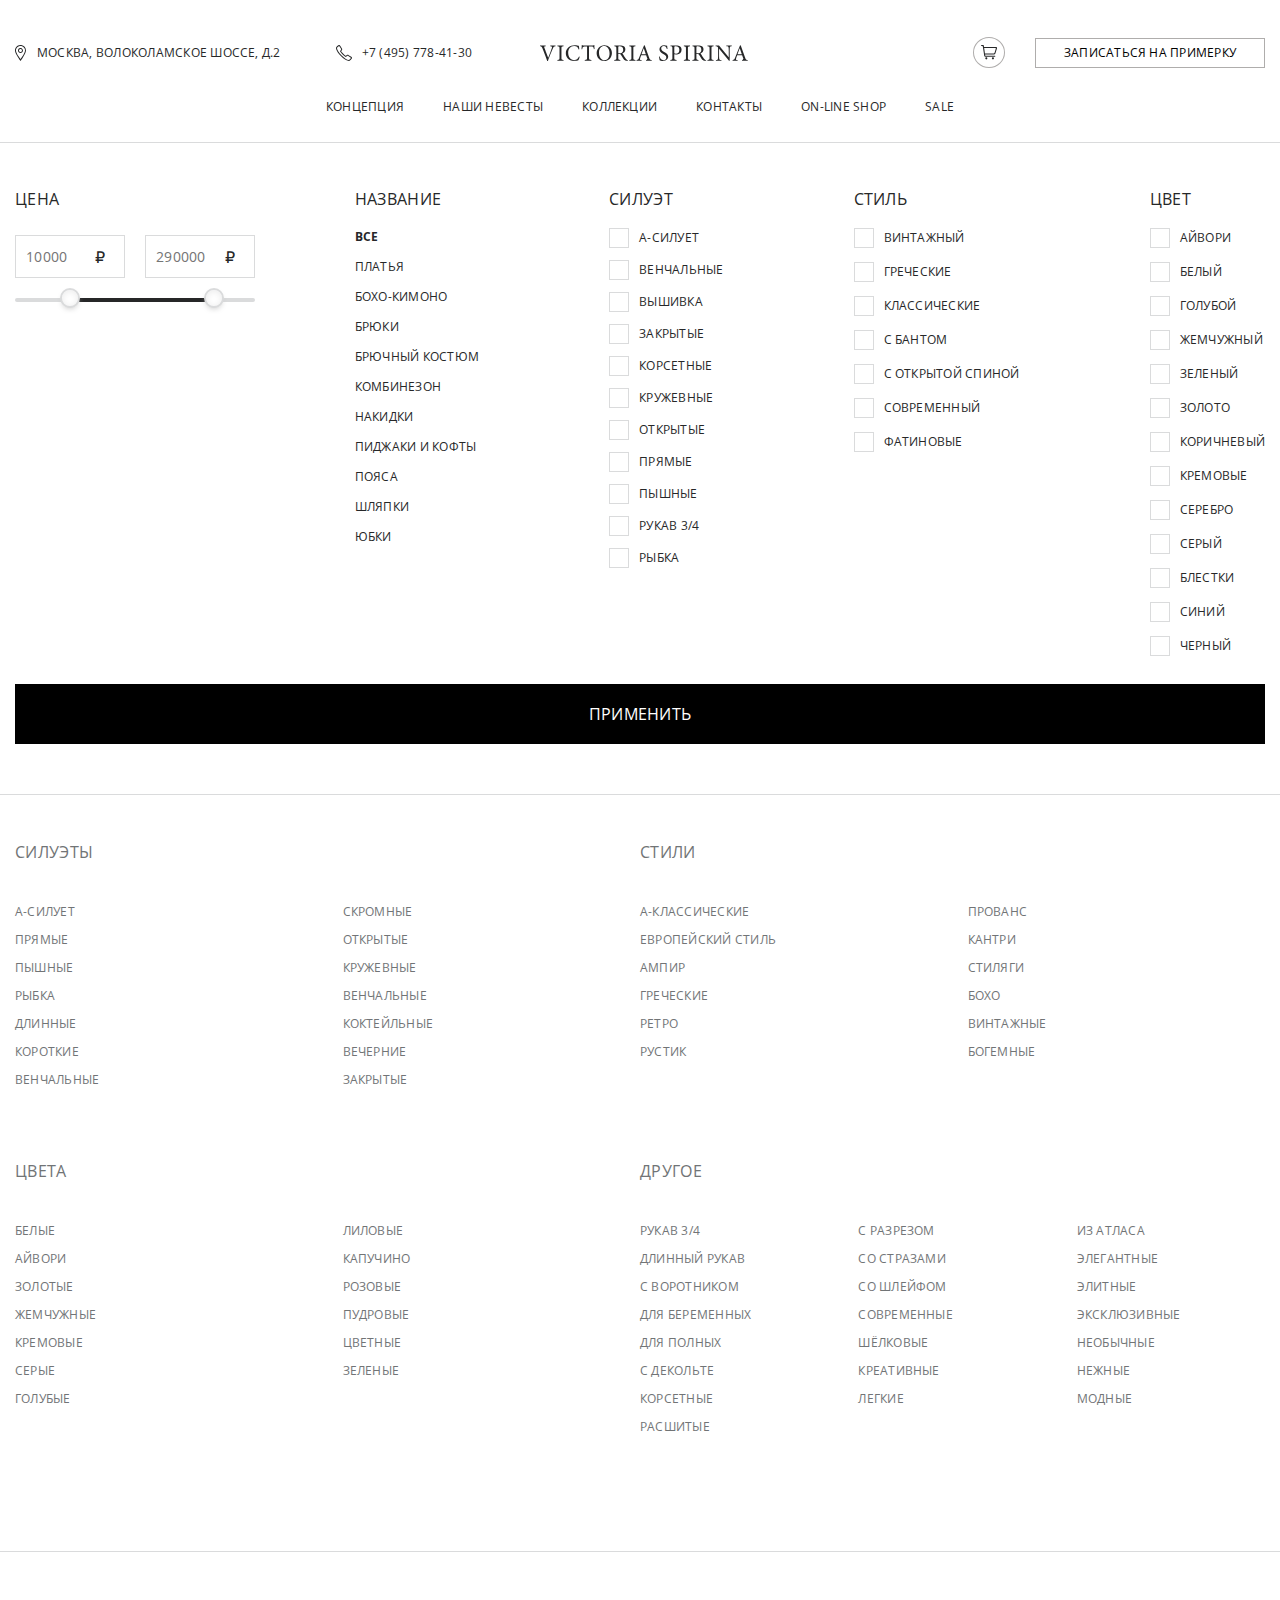
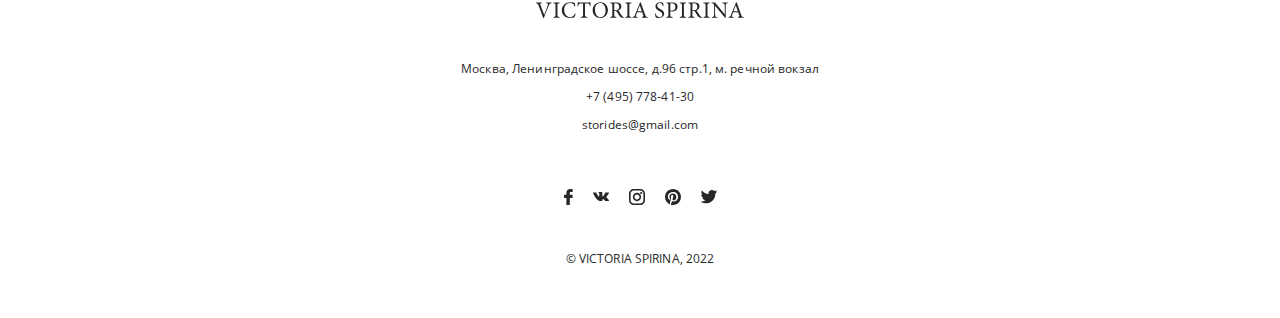
<file: shop.html>
<!DOCTYPE html>
<html lang="ru">
 <head>
	<meta charset="UTF-8">
	<meta http-equiv="X-UA-Compatible" content="IE=edge">
	<meta name="viewport" content="width=device-width, initial-scale=1.0">	
	<link rel="stylesheet" href="css/style.min.css?_v=20220316204727">
	<title>On-line shop</title>
</head>

<body>
	<!-- Header -->
<header class="header header-all" id="header">
  <div class="container-1800">
    <div class="header__top">
      <div class="header__contacts">
        <a href="#" class="header__place">Москва, Волоколамское шоссе, д.2</a>
        <a href="tel:+74957784130" class="header__phone">+7 (495) 778-41-30</a>
      </div>
      <button class="burger" aria-label="Открыть меню" aria-expanded="false" data-burger id="toggle">
        <span class="burger__line"></span>
        <span class="burger__line"></span>
        <span class="burger__line"></span>
      </button>
      <a href="#" class="header__logo">
        <img src="img/header-all/logo.svg" alt="logo">
      </a>
      <div class="header__order">
        <a href="#" class="header__order-cart"></a>        
        <button class="btn-reset order-modal btn" data-graph-path="modal-order">ЗАПИСАТЬСЯ НА ПРИМЕРКУ</button>
      </div>
    </div>
    <div class="header__menu">
      <ul class="header__menu-list">
        <li class="header__menu-item">
          <a href="#">КОНЦЕПЦИЯ</a>
        </li>
        <li class="header__menu-item">
          <a href="#">НАШИ НЕВЕСТЫ</a>
        </li>
        <li class="header__menu-item">
          <a href="#">КОЛЛЕКЦИИ</a>
        </li>
        <li class="header__menu-item">
          <a href="#">КОНТАКТЫ</a>
        </li>
        <li class="header__menu-item">
          <a href="#">ON-LINE SHOP</a>
        </li>
        <li class="header__menu-item">
          <a href="#">SALE</a>
        </li>
      </ul>
    </div>
    <div class="overlay" id="overlay">
      <div class="header__menu-burger-wrapper" data-menu>
        <button class="header__menu-burger-close" data-menu-close><img src="img/header/burger-menu-close.svg" alt="burger-close"></button>
        <ul class="header__menu-burger-list">
          <li class="header__menu-burger-item"> <a href="#" data-menu-item data-scroll>КОНЦЕПЦИЯ</a></li>
          <li class="header__menu-burger-item"> <a href="#" data-menu-item data-scroll>НАШИ НЕВЕСТЫ</a></li>
          <li class="header__menu-burger-item"> <a href="#" data-menu-item data-scroll>КОЛЛЕКЦИИ</a></li>
          <li class="header__menu-burger-item"> <a href="#" data-menu-item data-scroll>КОНТАКТЫ</a></li>
          <li class="header__menu-burger-item"> <a href="#" data-menu-item data-scroll>ON-LINE SHOP</a></li>
          <li class="header__menu-burger-item"> <a href="#" data-menu-item data-scroll>SALE</a></li>
        </ul>
        <div class="header__contacts-burger">
          <a href="#" class="header__place">Москва, Волоколамское шоссе, д.2</a>
          <a href="tel:+74957784130" class="header__phone">+7 (495) 778-41-30</a>
        </div>
        <button class="btn-reset header__menu-burger-btn" data-graph-path="modal-order">Записаться на примерку</button>
      </div>
    </div>
   

  </div>
</header>
	<div class="wrapper">
		<main class="main">
			<!-- Shop -->
<section class="shop-menu" id="shop-menu">
  <div class="container-1290">
    <div class="shop-menu__wrapper">
      <div class="shop-menu__left">
        <div class="shop-menu__left-title">ЦЕНА</div>   
        <div class="shop-menu__btn-wrapper">
          <div class="input-wrapper">
            <input type="number" class="shop-menu__input" placeholder="10000">
          </div>
          <div class="input-wrapper">
            <input type="number" class="shop-menu__input" placeholder="290000">
          </div>       
        </div> 
        <div id="range-shop" class="range-shop"></div>       
      </div>
      <div class="shop-menu__right">
        
        <div class="sidebar__category category">
          <div class="sidebar__category-title-wrapper category-title-wrapper">
            <div class="sidebar__category-title category-title">
              Название
            </div>           
          </div>
          <ul class="sidebar__category-list">
            <li class="sidebar__category-item category-item">
              <a href="#">все</a>
            </li>
            <li class="sidebar__category-item category-item">
              <a href="#">ПЛАТЬЯ</a>
            </li>
            <li class="sidebar__category-item category-item">
              <a href="#">БОХО-КИМОНО</a>
            </li>
            <li class="sidebar__category-item category-item">
              <a href="#">БРЮКИ</a>
            </li>
            <li class="sidebar__category-item category-item">
              <a href="#">БРЮЧНЫЙ КОСТЮМ</a>
            </li>
            <li class="sidebar__category-item category-item">
              <a href="#">КОМБИНЕЗОН</a>
            </li>
            <li class="sidebar__category-item category-item">
              <a href="#">НАКИДКИ</a>
            </li>
            <li class="sidebar__category-item category-item">
              <a href="#">ПИДЖАКИ И КОФТЫ</a>
            </li>
            <li class="sidebar__category-item category-item">
              <a href="#">ПОЯСА</a>
            </li>
            <li class="sidebar__category-item category-item">
              <a href="#">ШЛЯПКИ</a>
            </li>
            <li class="sidebar__category-item category-item">
              <a href="#">ЮБКИ</a>
            </li>
          </ul>
        </div>

        <div class="sidebar__type category">
          <div class="sidebar__type-title-wrapper category-title-wrapper">
            <div class="sidebar__type-title category-title">
              СИЛУЭТ
            </div>           
          </div>
          <ul class="sidebar__type-list">
            <li class="sidebar__type-item category-item">
              <input type="checkbox" id="type1" class="custom-checkbox">
              <label for="type1">А-СИЛУЕТ</label>
            </li>
            <li class="sidebar__type-item category-item">
              <input type="checkbox" id="type2" class="custom-checkbox">
              <label for="type2">ВЕНЧАЛЬНЫЕ</label>
            </li>
            <li class="sidebar__type-item category-item">
              <input type="checkbox" id="type3" class="custom-checkbox">
              <label for="type3">ВЫШИВКА</label>
            </li>
            <li class="sidebar__type-item category-item">
              <input type="checkbox" id="type4" class="custom-checkbox">
              <label for="type4">ЗАКРЫТЫЕ</label>
            </li>
            <li class="sidebar__type-item category-item">
              <input type="checkbox" id="type5" class="custom-checkbox">
              <label for="type5">КОРСЕТНЫЕ</label>
            </li>
            <li class="sidebar__type-item category-item">
              <input type="checkbox" id="type6" class="custom-checkbox">
              <label for="type6">КРУЖЕВНЫЕ</label>
            </li>
            <li class="sidebar__type-item category-item">
              <input type="checkbox" id="type7" class="custom-checkbox">
              <label for="type7">ОТКРЫТЫЕ</label>
            </li>
            <li class="sidebar__type-item category-item">
              <input type="checkbox" id="type8" class="custom-checkbox">
              <label for="type8">ПРЯМЫЕ</label>
            </li>
            <li class="sidebar__type-item category-item">
              <input type="checkbox" id="type9" class="custom-checkbox">
              <label for="type9">ПЫШНЫЕ</label>
            </li>
            <li class="sidebar__type-item category-item">
              <input type="checkbox" id="type10" class="custom-checkbox">
              <label for="type10">РУКАВ 3/4</label>
            </li>
            <li class="sidebar__type-item category-item">
              <input type="checkbox" id="type11" class="custom-checkbox">
              <label for="type11">РЫБКА</label>
            </li>
          </ul>
        </div>

        <div class="sidebar__style category">
          <div class="sidebar__style-title-wrapper category-title-wrapper">
            <div class="sidebar__style-title category-title">
              стиль
            </div>           
          </div>
          <ul class="sidebar__style-list">
            <li class="sidebar__style-item category-item">
              <input type="checkbox" id="style1" class="custom-checkbox">
              <label for="style1">ВИНТАЖНЫЙ</label>
            </li>
            <li class="sidebar__style-item category-item">
              <input type="checkbox" id="style2" class="custom-checkbox">
              <label for="style2">ГРЕЧЕСКИЕ</label>
            </li>
            <li class="sidebar__style-item category-item">
              <input type="checkbox" id="style3" class="custom-checkbox">
              <label for="style3">КЛАССИЧЕСКИЕ</label>
            </li>
            <li class="sidebar__style-item category-item">
              <input type="checkbox" id="style4" class="custom-checkbox">
              <label for="style4">С БАНТОМ</label>
            </li>
            <li class="sidebar__style-item category-item">
              <input type="checkbox" id="style5" class="custom-checkbox">
              <label for="style5">С ОТКРЫТОЙ СПИНОЙ</label>
            </li>
            <li class="sidebar__style-item category-item">
              <input type="checkbox" id="style6" class="custom-checkbox">
              <label for="style6">СОВРЕМЕННЫЙ</label>
            </li>
            <li class="sidebar__style-item category-item">
              <input type="checkbox" id="style7" class="custom-checkbox">
              <label for="style7">ФАТИНОВЫЕ</label>
            </li>
          </ul>
        </div>

        <div class="sidebar__color category">
          <div class="sidebar__color-title-wrapper category-title-wrapper">
            <div class="sidebar__color-title category-title">
              ЦВЕТ
            </div>            
          </div>
          <ul class="sidebar__color-list">
            <li class="sidebar__color-item category-item">
              <input type="checkbox" id="color1" class="custom-checkbox">
              <label for="color1">АЙВОРИ</label>
            </li>
            <li class="sidebar__color-item category-item">
              <input type="checkbox" id="color2" class="custom-checkbox">
              <label for="color2">БЕЛЫЙ</label>
            </li>
            <li class="sidebar__color-item category-item">
              <input type="checkbox" id="color3" class="custom-checkbox">
              <label for="color3">ГОЛУБОЙ</label>
            </li>
            <li class="sidebar__color-item category-item">
              <input type="checkbox" id="color4" class="custom-checkbox">
              <label for="color4">ЖЕМЧУЖНЫЙ</label>
            </li>
            <li class="sidebar__color-item category-item">
              <input type="checkbox" id="color5" class="custom-checkbox">
              <label for="color5">ЗЕЛЕНЫЙ</label>
            </li>
            <li class="sidebar__color-item category-item">
              <input type="checkbox" id="color6" class="custom-checkbox">
              <label for="color6">ЗОЛОТО</label>
            </li>
            <li class="sidebar__color-item category-item">
              <input type="checkbox" id="color7" class="custom-checkbox">
              <label for="color7">КОРИЧНЕВЫЙ</label>
            </li>
            <li class="sidebar__color-item category-item">
              <input type="checkbox" id="color8" class="custom-checkbox">
              <label for="color8">КРЕМОВЫЕ</label>
            </li>
            <li class="sidebar__color-item category-item">
              <input type="checkbox" id="color9" class="custom-checkbox">
              <label for="color9">СЕРЕБРО</label>
            </li>
            <li class="sidebar__color-item category-item">
              <input type="checkbox" id="color10" class="custom-checkbox">
              <label for="color10">СЕРЫЙ</label>
            </li>
            <li class="sidebar__color-item category-item">
              <input type="checkbox" id="color11" class="custom-checkbox">
              <label for="color11">БЛЕСТКИ</label>
            </li>
            <li class="sidebar__color-item category-item">
              <input type="checkbox" id="color12" class="custom-checkbox">
              <label for="color12">СИНИЙ</label>
            </li>
            <li class="sidebar__color-item category-item">
              <input type="checkbox" id="color13" class="custom-checkbox">
              <label for="color13">ЧЕРНЫЙ</label>
            </li>
          </ul>
        </div>
      </div>
    </div>
    <div class="shop-menu__btn">применить</div>
  </div>
</section>

	
			
		</main>
		<!-- Footer -->
<footer class="footer" id="footer">
  <div class="footer__inner">
    <div class="container">
      <div class="footer__top">
        <div class="footer__category">
          <div class="footer__category-title">СИЛУЭТЫ</div>
          <ul class="footer__category-list">
            <li class="footer__category-item"><a href="#">А-СИЛУЕТ</a></li>
            <li class="footer__category-item"><a href="#">СКРОМНЫЕ</a></li>
            <li class="footer__category-item"><a href="#">ПРЯМЫЕ</a></li>
            <li class="footer__category-item"><a href="#">ОТКРЫТЫЕ</a></li>
            <li class="footer__category-item"><a href="#">ПЫШНЫЕ</a></li>
            <li class="footer__category-item"><a href="#">КРУЖЕВНЫЕ</a></li>
            <li class="footer__category-item"><a href="#">РЫБКА</a></li>
            <li class="footer__category-item"><a href="#">ВЕНЧАЛЬНЫЕ</a></li>
            <li class="footer__category-item"><a href="#">ДЛИННЫЕ</a></li>
            <li class="footer__category-item"><a href="#">КОКТЕЙЛЬНЫЕ</a></li>
            <li class="footer__category-item"><a href="#">КОРОТКИЕ</a></li>
            <li class="footer__category-item"><a href="#">ВЕЧЕРНИЕ</a></li>
            <li class="footer__category-item"><a href="#">ВЕНЧАЛЬНЫЕ</a></li>
            <li class="footer__category-item"><a href="#">ЗАКРЫТЫЕ</a></li>
          </ul>
        </div>
        <div class="footer__category">
          <div class="footer__category-title">СТИЛИ</div>
          <ul class="footer__category-list">
            <li class="footer__category-item"><a href="#">А-КЛАССИЧЕСКИЕ</a></li>
            <li class="footer__category-item"><a href="#">ПРОВАНС</a></li>
            <li class="footer__category-item"><a href="#">ЕВРОПЕЙСКИЙ СТИЛЬ</a></li>
            <li class="footer__category-item"><a href="#">КАНТРИ</a></li>
            <li class="footer__category-item"><a href="#">АМПИР</a></li>
            <li class="footer__category-item"><a href="#">СТИЛЯГИ</a></li>
            <li class="footer__category-item"><a href="#">ГРЕЧЕСКИЕ</a></li>
            <li class="footer__category-item"><a href="#">БОХО</a></li>
            <li class="footer__category-item"><a href="#">РЕТРО</a></li>
            <li class="footer__category-item"><a href="#">ВИНТАЖНЫЕ</a></li>
            <li class="footer__category-item"><a href="#">РУСТИК</a></li>
            <li class="footer__category-item"><a href="#">БОГЕМНЫЕ</a></li>
          </ul>
        </div>
        <div class="footer__category">
          <div class="footer__category-title">ЦВЕТА</div>
          <ul class="footer__category-list">
            <li class="footer__category-item"><a href="#">БЕЛЫЕ</a></li>
            <li class="footer__category-item"><a href="#">ЛИЛОВЫЕ</a></li>
            <li class="footer__category-item"><a href="#">АЙВОРИ</a></li>
            <li class="footer__category-item"><a href="#">КАПУЧИНО</a></li>
            <li class="footer__category-item"><a href="#">ЗОЛОТЫЕ</a></li>
            <li class="footer__category-item"><a href="#">РОЗОВЫЕ</a></li>
            <li class="footer__category-item"><a href="#">ЖЕМЧУЖНЫЕ</a></li>
            <li class="footer__category-item"><a href="#">ПУДРОВЫЕ</a></li>
            <li class="footer__category-item"><a href="#">КРЕМОВЫЕ</a></li>
            <li class="footer__category-item"><a href="#">ЦВЕТНЫЕ</a></li>
            <li class="footer__category-item"><a href="#">СЕРЫЕ</a></li>
            <li class="footer__category-item"><a href="#">ЗЕЛЕНЫЕ</a></li>
            <li class="footer__category-item"><a href="#">ГОЛУБЫЕ</a></li>
          </ul>
        </div>
        <div class="footer__category">
          <div class="footer__category-title">ДРУГОЕ</div>
          <ul class="footer__category-list">
            <li class="footer__category-item"><a href="#">РУКАВ 3/4</a></li>
            <li class="footer__category-item"><a href="#">С РАЗРЕЗОМ</a></li>
            <li class="footer__category-item"><a href="#">ИЗ АТЛАСА</a></li>
            <li class="footer__category-item"><a href="#">ДЛИННЫЙ РУКАВ</a></li>
            <li class="footer__category-item"><a href="#">СО СТРАЗАМИ</a></li>
            <li class="footer__category-item"><a href="#">ЭЛЕГАНТНЫЕ</a></li>
            <li class="footer__category-item"><a href="#">С ВОРОТНИКОМ</a></li>
            <li class="footer__category-item"><a href="#">СО ШЛЕЙФОМ</a></li>
            <li class="footer__category-item"><a href="#">ЭЛИТНЫЕ</a></li>
            <li class="footer__category-item"><a href="#">ДЛЯ БЕРЕМЕННЫХ</a></li>
            <li class="footer__category-item"><a href="#">СОВРЕМЕННЫЕ</a></li>
            <li class="footer__category-item"><a href="#">ЭКСКЛЮЗИВНЫЕ</a></li>
            <li class="footer__category-item"><a href="#">ДЛЯ ПОЛНЫХ</a></li>
            <li class="footer__category-item"><a href="#">ШЁЛКОВЫЕ</a></li>
            <li class="footer__category-item"><a href="#">НЕОБЫЧНЫЕ</a></li>
            <li class="footer__category-item"><a href="#">С ДЕКОЛЬТЕ</a></li>
            <li class="footer__category-item"><a href="#">КРЕАТИВНЫЕ</a></li>
            <li class="footer__category-item"><a href="#">НЕЖНЫЕ</a></li>
            <li class="footer__category-item"><a href="#">КОРСЕТНЫЕ</a></li>
            <li class="footer__category-item"><a href="#">ЛЕГКИЕ</a></li>
            <li class="footer__category-item"><a href="#">МОДНЫЕ</a></li>
            <li class="footer__category-item"><a href="#">РАСШИТЫЕ</a></li>
          </ul>
        </div>
      </div>
    </div>
  </div>

  <div class="footer__bottom">
    <a href="#" class="footer__logo">
      <img src="img/footer/footer-logo.svg" alt="logo">
    </a>
    <div class="footer__text">
      <span>Москва, Ленинградское шоссе, д.96 стр.1, м. речной вокзал</span>
      <span>+7 (495) 778-41-30</span>
      <span>storides@gmail.com</span>
    </div>
    <ul class="social-list">
  <li class="social-item">
    <a href="#"><img src="img/footer/facebook.svg" alt="social-img"></a>
  </li>
  <li class="social-item">
    <a href="#"><img src="img/footer/vk.svg" alt="social-img"></a>
  </li>
  <li class="social-item">
    <a href="#"><img src="img/footer/instagram.svg" alt="social-img"></a>
  </li>
  <li class="social-item">
    <a href="#"><img src="img/footer/pinterest.svg" alt="social-img"></a>
  </li>
  <li class="social-item">
    <a href="#"><img src="img/footer/twitter.svg" alt="social-img"></a>
  </li>
</ul>
    <div class="footer__copyright">© VICTORIA SPIRINA, 2022 </div>
  </div>
</footer>
<!-- Modal -->
<div class="graph-modal">
  <div class="graph-modal__container" role="dialog" aria-modal="true" data-graph-target="modal-order">
    <button class="btn-reset graph-modal__close" aria-label="Закрыть модальное окно"></button>
    <div class="graph-modal__content">
      <div class="graph-modal__title">
        ЗАПИСАТЬСЯ НА ПРИМЕРКУ
      </div>
      <div class="graph-modal__input-wrapper name">
        <label for="modal-name">Ваше имя</label>
        <input type="text" id="modal-name">
      </div>
      <div class="graph-modal__input-wrapper phone">
        <label for="modal-phone">ваш номер телефона</label>
        <input type="number" id="modal-phone">
      </div>
      <div class="graph-modal__input-wrapper email">
        <label for="modal-mail">Ваш e-mail</label>
        <input type="email" id="modal-mail">
      </div>
      <div class="graph-modal__input-dates">
        <div class="graph-modal__input-date">
          <label for="modal-date">Дата</label>
          <input type="date" id="modal-date">
        </div>
        <div class="graph-modal__input-time">
          <label for="modal-time">Время</label>
          <input type="time" id="modal-time">
        </div>
      </div>
      <button class="graph-modal__btn btn_cart">отправить заявку</button>
      <div class="graph-modal__welcome">
        <span>МЫ РАДЫ ВИДЕТЬ ВАС ЕЖЕДНЕВНО 12:00 - 22:00</span>
        <span>Москва, Ленинградское шоссе, д.96 стр.1</span>
      </div>
    </div>
  </div>
</div>
	</div>

	<script src="js/nouislider.min.js?_v=20220316204727"></script>
	<script src="js/app.min.js?_v=20220316204727"></script>
	<script>
		// Shop-menu-range
		var range_shop = document.getElementById('range-shop');
		noUiSlider.create(range_shop, {
			start: [20, 80],
			connect: true,
			range: {
					'min': 0,
					'max': 100
			}
		});
		
		
		</script>
</body>

</html>
</file>
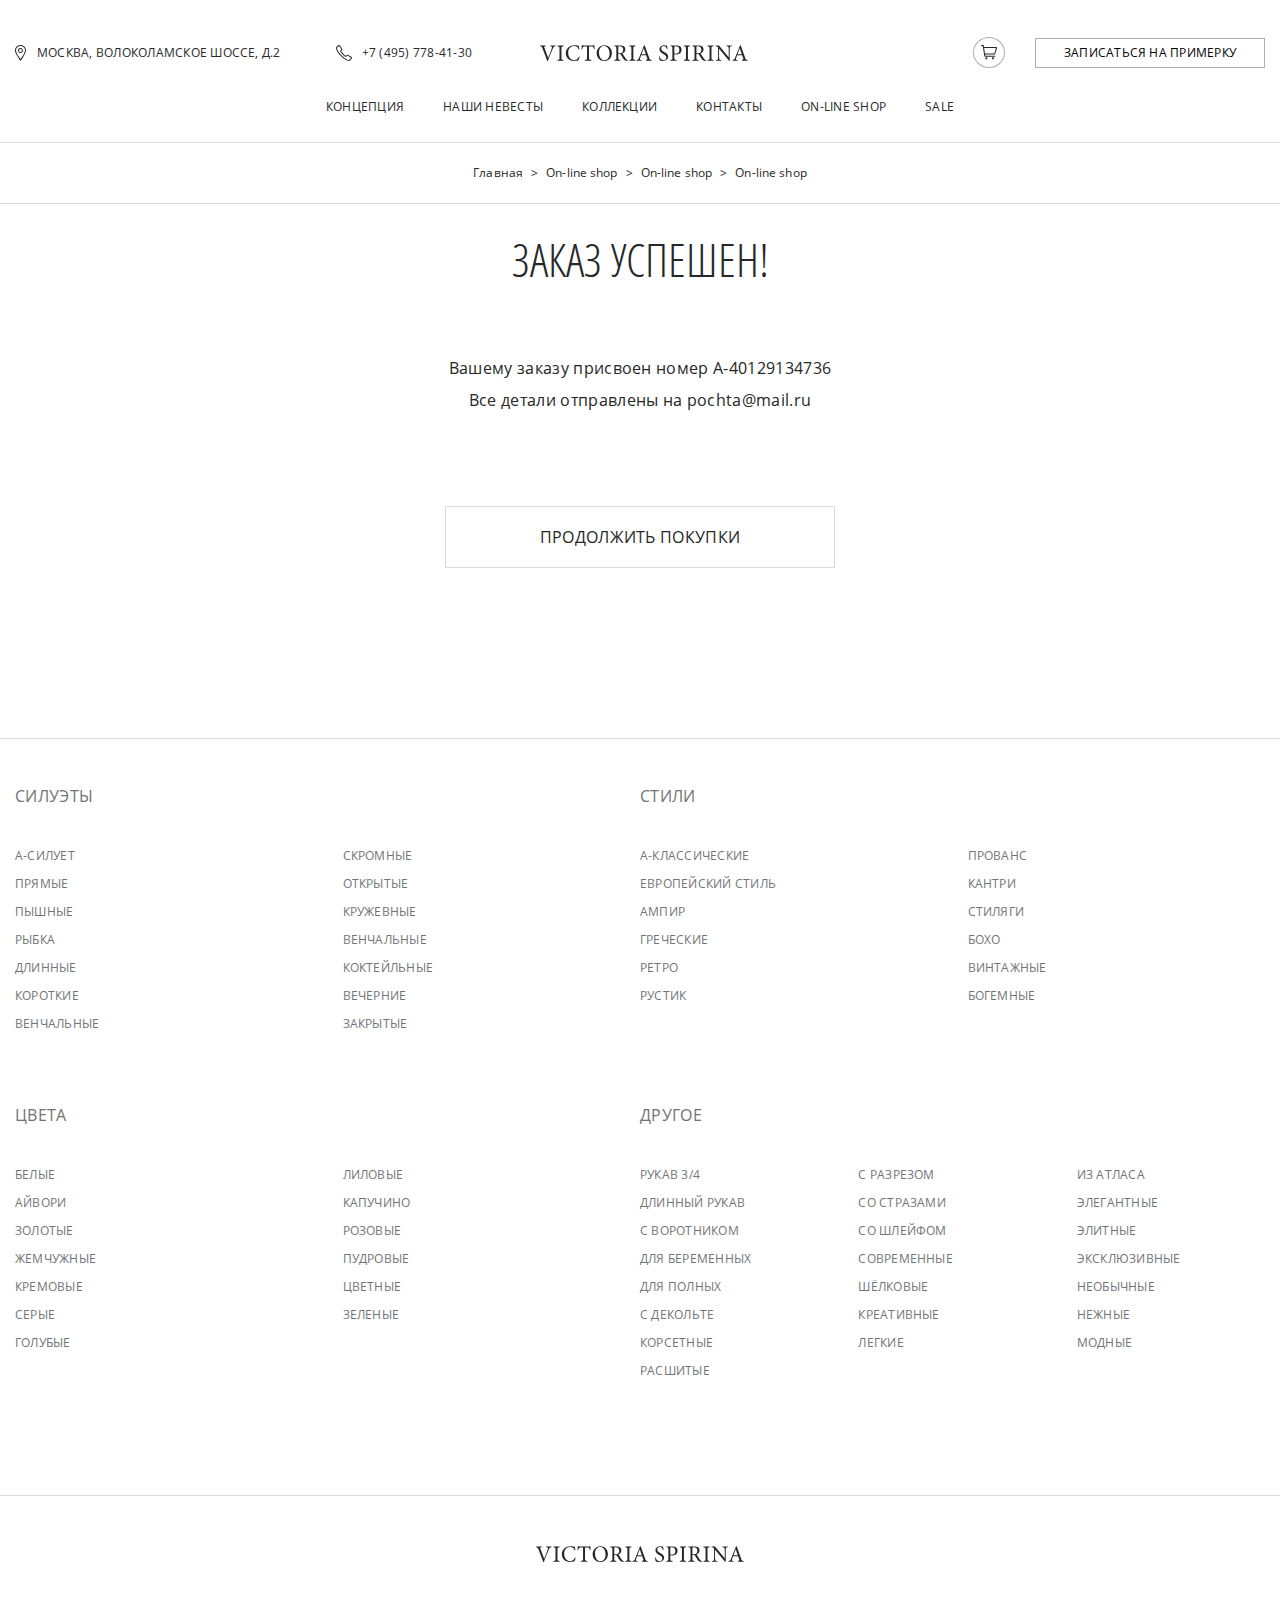
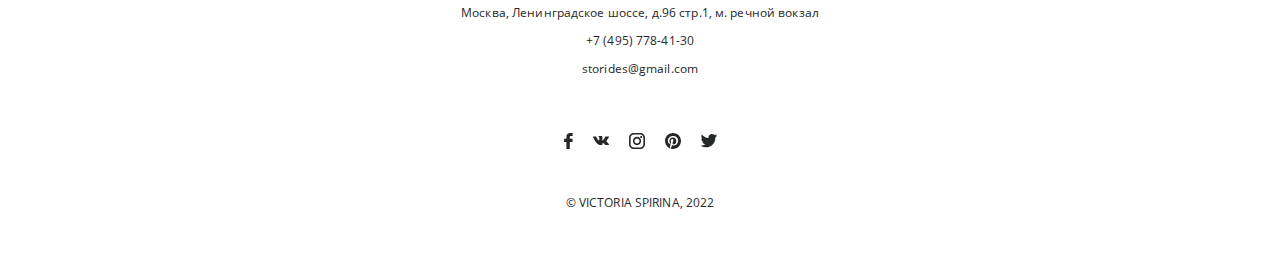
<file: success.html>
<!DOCTYPE html>
<html lang="ru">
 <head>
	<meta charset="UTF-8">
	<meta http-equiv="X-UA-Compatible" content="IE=edge">
	<meta name="viewport" content="width=device-width, initial-scale=1.0">	
	<link rel="stylesheet" href="css/style.min.css?_v=20220316204727">
	<title>Ваша заявка успешно отправлена</title>
</head>

<body>
	<!-- Header -->
<header class="header header-all" id="header">
  <div class="container-1800">
    <div class="header__top">
      <div class="header__contacts">
        <a href="#" class="header__place">Москва, Волоколамское шоссе, д.2</a>
        <a href="tel:+74957784130" class="header__phone">+7 (495) 778-41-30</a>
      </div>
      <button class="burger" aria-label="Открыть меню" aria-expanded="false" data-burger id="toggle">
        <span class="burger__line"></span>
        <span class="burger__line"></span>
        <span class="burger__line"></span>
      </button>
      <a href="#" class="header__logo">
        <img src="img/header-all/logo.svg" alt="logo">
      </a>
      <div class="header__order">
        <a href="#" class="header__order-cart"></a>        
        <button class="btn-reset order-modal btn" data-graph-path="modal-order">ЗАПИСАТЬСЯ НА ПРИМЕРКУ</button>
      </div>
    </div>
    <div class="header__menu">
      <ul class="header__menu-list">
        <li class="header__menu-item">
          <a href="#">КОНЦЕПЦИЯ</a>
        </li>
        <li class="header__menu-item">
          <a href="#">НАШИ НЕВЕСТЫ</a>
        </li>
        <li class="header__menu-item">
          <a href="#">КОЛЛЕКЦИИ</a>
        </li>
        <li class="header__menu-item">
          <a href="#">КОНТАКТЫ</a>
        </li>
        <li class="header__menu-item">
          <a href="#">ON-LINE SHOP</a>
        </li>
        <li class="header__menu-item">
          <a href="#">SALE</a>
        </li>
      </ul>
    </div>
    <div class="overlay" id="overlay">
      <div class="header__menu-burger-wrapper" data-menu>
        <button class="header__menu-burger-close" data-menu-close><img src="img/header/burger-menu-close.svg" alt="burger-close"></button>
        <ul class="header__menu-burger-list">
          <li class="header__menu-burger-item"> <a href="#" data-menu-item data-scroll>КОНЦЕПЦИЯ</a></li>
          <li class="header__menu-burger-item"> <a href="#" data-menu-item data-scroll>НАШИ НЕВЕСТЫ</a></li>
          <li class="header__menu-burger-item"> <a href="#" data-menu-item data-scroll>КОЛЛЕКЦИИ</a></li>
          <li class="header__menu-burger-item"> <a href="#" data-menu-item data-scroll>КОНТАКТЫ</a></li>
          <li class="header__menu-burger-item"> <a href="#" data-menu-item data-scroll>ON-LINE SHOP</a></li>
          <li class="header__menu-burger-item"> <a href="#" data-menu-item data-scroll>SALE</a></li>
        </ul>
        <div class="header__contacts-burger">
          <a href="#" class="header__place">Москва, Волоколамское шоссе, д.2</a>
          <a href="tel:+74957784130" class="header__phone">+7 (495) 778-41-30</a>
        </div>
        <button class="btn-reset header__menu-burger-btn" data-graph-path="modal-order">Записаться на примерку</button>
      </div>
    </div>
   

  </div>
</header>
	<div class="wrapper">
		<main class="main">
			<!-- Breadcrumps -->
<section class="breadcrumps" id="breadcrumps">
  <div class="container">
    <div class="breadcrumps__wrapper">
      <a href="#">Главная</a>
      <a href="#">On-line shop</a>
      <a href="#">On-line shop</a>
      <a href="#">On-line shop</a>
    </div>
  </div>
</section>
			<section class="success" id="success">
				<div class="container">
					<h1 class="success__title">
						ЗАКАЗ УСПЕШЕН!
					</h1>
					<div class="success__desc">Вашему заказу присвоен номер A-40129134736</div>
					<div class="success__desc">Все детали отправлены на pochta@mail.ru</div>
					<div class="success__btn card__order">продолжить покупки</div>
				</div>
			</section>
			
		</main>
		<!-- Footer -->
<footer class="footer" id="footer">
  <div class="footer__inner">
    <div class="container">
      <div class="footer__top">
        <div class="footer__category">
          <div class="footer__category-title">СИЛУЭТЫ</div>
          <ul class="footer__category-list">
            <li class="footer__category-item"><a href="#">А-СИЛУЕТ</a></li>
            <li class="footer__category-item"><a href="#">СКРОМНЫЕ</a></li>
            <li class="footer__category-item"><a href="#">ПРЯМЫЕ</a></li>
            <li class="footer__category-item"><a href="#">ОТКРЫТЫЕ</a></li>
            <li class="footer__category-item"><a href="#">ПЫШНЫЕ</a></li>
            <li class="footer__category-item"><a href="#">КРУЖЕВНЫЕ</a></li>
            <li class="footer__category-item"><a href="#">РЫБКА</a></li>
            <li class="footer__category-item"><a href="#">ВЕНЧАЛЬНЫЕ</a></li>
            <li class="footer__category-item"><a href="#">ДЛИННЫЕ</a></li>
            <li class="footer__category-item"><a href="#">КОКТЕЙЛЬНЫЕ</a></li>
            <li class="footer__category-item"><a href="#">КОРОТКИЕ</a></li>
            <li class="footer__category-item"><a href="#">ВЕЧЕРНИЕ</a></li>
            <li class="footer__category-item"><a href="#">ВЕНЧАЛЬНЫЕ</a></li>
            <li class="footer__category-item"><a href="#">ЗАКРЫТЫЕ</a></li>
          </ul>
        </div>
        <div class="footer__category">
          <div class="footer__category-title">СТИЛИ</div>
          <ul class="footer__category-list">
            <li class="footer__category-item"><a href="#">А-КЛАССИЧЕСКИЕ</a></li>
            <li class="footer__category-item"><a href="#">ПРОВАНС</a></li>
            <li class="footer__category-item"><a href="#">ЕВРОПЕЙСКИЙ СТИЛЬ</a></li>
            <li class="footer__category-item"><a href="#">КАНТРИ</a></li>
            <li class="footer__category-item"><a href="#">АМПИР</a></li>
            <li class="footer__category-item"><a href="#">СТИЛЯГИ</a></li>
            <li class="footer__category-item"><a href="#">ГРЕЧЕСКИЕ</a></li>
            <li class="footer__category-item"><a href="#">БОХО</a></li>
            <li class="footer__category-item"><a href="#">РЕТРО</a></li>
            <li class="footer__category-item"><a href="#">ВИНТАЖНЫЕ</a></li>
            <li class="footer__category-item"><a href="#">РУСТИК</a></li>
            <li class="footer__category-item"><a href="#">БОГЕМНЫЕ</a></li>
          </ul>
        </div>
        <div class="footer__category">
          <div class="footer__category-title">ЦВЕТА</div>
          <ul class="footer__category-list">
            <li class="footer__category-item"><a href="#">БЕЛЫЕ</a></li>
            <li class="footer__category-item"><a href="#">ЛИЛОВЫЕ</a></li>
            <li class="footer__category-item"><a href="#">АЙВОРИ</a></li>
            <li class="footer__category-item"><a href="#">КАПУЧИНО</a></li>
            <li class="footer__category-item"><a href="#">ЗОЛОТЫЕ</a></li>
            <li class="footer__category-item"><a href="#">РОЗОВЫЕ</a></li>
            <li class="footer__category-item"><a href="#">ЖЕМЧУЖНЫЕ</a></li>
            <li class="footer__category-item"><a href="#">ПУДРОВЫЕ</a></li>
            <li class="footer__category-item"><a href="#">КРЕМОВЫЕ</a></li>
            <li class="footer__category-item"><a href="#">ЦВЕТНЫЕ</a></li>
            <li class="footer__category-item"><a href="#">СЕРЫЕ</a></li>
            <li class="footer__category-item"><a href="#">ЗЕЛЕНЫЕ</a></li>
            <li class="footer__category-item"><a href="#">ГОЛУБЫЕ</a></li>
          </ul>
        </div>
        <div class="footer__category">
          <div class="footer__category-title">ДРУГОЕ</div>
          <ul class="footer__category-list">
            <li class="footer__category-item"><a href="#">РУКАВ 3/4</a></li>
            <li class="footer__category-item"><a href="#">С РАЗРЕЗОМ</a></li>
            <li class="footer__category-item"><a href="#">ИЗ АТЛАСА</a></li>
            <li class="footer__category-item"><a href="#">ДЛИННЫЙ РУКАВ</a></li>
            <li class="footer__category-item"><a href="#">СО СТРАЗАМИ</a></li>
            <li class="footer__category-item"><a href="#">ЭЛЕГАНТНЫЕ</a></li>
            <li class="footer__category-item"><a href="#">С ВОРОТНИКОМ</a></li>
            <li class="footer__category-item"><a href="#">СО ШЛЕЙФОМ</a></li>
            <li class="footer__category-item"><a href="#">ЭЛИТНЫЕ</a></li>
            <li class="footer__category-item"><a href="#">ДЛЯ БЕРЕМЕННЫХ</a></li>
            <li class="footer__category-item"><a href="#">СОВРЕМЕННЫЕ</a></li>
            <li class="footer__category-item"><a href="#">ЭКСКЛЮЗИВНЫЕ</a></li>
            <li class="footer__category-item"><a href="#">ДЛЯ ПОЛНЫХ</a></li>
            <li class="footer__category-item"><a href="#">ШЁЛКОВЫЕ</a></li>
            <li class="footer__category-item"><a href="#">НЕОБЫЧНЫЕ</a></li>
            <li class="footer__category-item"><a href="#">С ДЕКОЛЬТЕ</a></li>
            <li class="footer__category-item"><a href="#">КРЕАТИВНЫЕ</a></li>
            <li class="footer__category-item"><a href="#">НЕЖНЫЕ</a></li>
            <li class="footer__category-item"><a href="#">КОРСЕТНЫЕ</a></li>
            <li class="footer__category-item"><a href="#">ЛЕГКИЕ</a></li>
            <li class="footer__category-item"><a href="#">МОДНЫЕ</a></li>
            <li class="footer__category-item"><a href="#">РАСШИТЫЕ</a></li>
          </ul>
        </div>
      </div>
    </div>
  </div>

  <div class="footer__bottom">
    <a href="#" class="footer__logo">
      <img src="img/footer/footer-logo.svg" alt="logo">
    </a>
    <div class="footer__text">
      <span>Москва, Ленинградское шоссе, д.96 стр.1, м. речной вокзал</span>
      <span>+7 (495) 778-41-30</span>
      <span>storides@gmail.com</span>
    </div>
    <ul class="social-list">
  <li class="social-item">
    <a href="#"><img src="img/footer/facebook.svg" alt="social-img"></a>
  </li>
  <li class="social-item">
    <a href="#"><img src="img/footer/vk.svg" alt="social-img"></a>
  </li>
  <li class="social-item">
    <a href="#"><img src="img/footer/instagram.svg" alt="social-img"></a>
  </li>
  <li class="social-item">
    <a href="#"><img src="img/footer/pinterest.svg" alt="social-img"></a>
  </li>
  <li class="social-item">
    <a href="#"><img src="img/footer/twitter.svg" alt="social-img"></a>
  </li>
</ul>
    <div class="footer__copyright">© VICTORIA SPIRINA, 2022 </div>
  </div>
</footer>
<!-- Modal -->
<div class="graph-modal">
  <div class="graph-modal__container" role="dialog" aria-modal="true" data-graph-target="modal-order">
    <button class="btn-reset graph-modal__close" aria-label="Закрыть модальное окно"></button>
    <div class="graph-modal__content">
      <div class="graph-modal__title">
        ЗАПИСАТЬСЯ НА ПРИМЕРКУ
      </div>
      <div class="graph-modal__input-wrapper name">
        <label for="modal-name">Ваше имя</label>
        <input type="text" id="modal-name">
      </div>
      <div class="graph-modal__input-wrapper phone">
        <label for="modal-phone">ваш номер телефона</label>
        <input type="number" id="modal-phone">
      </div>
      <div class="graph-modal__input-wrapper email">
        <label for="modal-mail">Ваш e-mail</label>
        <input type="email" id="modal-mail">
      </div>
      <div class="graph-modal__input-dates">
        <div class="graph-modal__input-date">
          <label for="modal-date">Дата</label>
          <input type="date" id="modal-date">
        </div>
        <div class="graph-modal__input-time">
          <label for="modal-time">Время</label>
          <input type="time" id="modal-time">
        </div>
      </div>
      <button class="graph-modal__btn btn_cart">отправить заявку</button>
      <div class="graph-modal__welcome">
        <span>МЫ РАДЫ ВИДЕТЬ ВАС ЕЖЕДНЕВНО 12:00 - 22:00</span>
        <span>Москва, Ленинградское шоссе, д.96 стр.1</span>
      </div>
    </div>
  </div>
</div>
	</div>

	<script src="js/app.min.js?_v=20220316204727"></script>
</body>

</html>
</file>
<file: css/style.min.css>
@charset "UTF-8";html{-webkit-box-sizing:border-box;box-sizing:border-box}*,:after,:before{-webkit-box-sizing:inherit;box-sizing:inherit}.disable-scroll{position:relative;overflow:hidden;height:100vh;position:fixed;left:0;top:0;width:100%}.graph-modal{--transition-time:0.3s;position:fixed;left:0;top:0;right:0;bottom:0;z-index:1000;background-color:rgba(0,0,0,.7);cursor:pointer;overflow-y:auto;overflow-x:hidden;text-align:center;opacity:0;visibility:hidden;-webkit-transition:opacity var(--transition-time),visibility var(--transition-time);-o-transition:opacity var(--transition-time),visibility var(--transition-time);transition:opacity var(--transition-time),visibility var(--transition-time)}.graph-modal:before{content:"";display:inline-block;vertical-align:middle;height:100%}.graph-modal__container{position:relative;width:1000px;margin:50px auto;display:inline-block;vertical-align:middle;background-color:#fff;border-radius:10px;padding:20px;cursor:default;text-align:left;display:none}.graph-modal__close{position:absolute;right:10px;top:10px;border:none;padding:0;width:20px;height:20px;background-color:transparent;background-image:url("data:image/svg+xml;charset=utf-8,%3Csvg xmlns='http://www.w3.org/2000/svg' viewBox='0 0 512.001 512.001'%3E%3Cpath d='M284.286 256.002L506.143 34.144c7.811-7.811 7.811-20.475 0-28.285-7.811-7.81-20.475-7.811-28.285 0L256 227.717 34.143 5.859c-7.811-7.811-20.475-7.811-28.285 0-7.81 7.811-7.811 20.475 0 28.285l221.857 221.857L5.858 477.859c-7.811 7.811-7.811 20.475 0 28.285a19.938 19.938 0 0014.143 5.857 19.94 19.94 0 0014.143-5.857L256 284.287l221.857 221.857c3.905 3.905 9.024 5.857 14.143 5.857s10.237-1.952 14.143-5.857c7.811-7.811 7.811-20.475 0-28.285L284.286 256.002z'/%3E%3C/svg%3E");cursor:pointer}.graph-modal.is-open{opacity:1;visibility:visible;-webkit-transition:opacity var(--transition-time),visibility var(--transition-time);-o-transition:opacity var(--transition-time),visibility var(--transition-time);transition:opacity var(--transition-time),visibility var(--transition-time)}.graph-modal__container.graph-modal-open{display:inline-block}.fade{opacity:0}.fade,.fade.animate-open{-webkit-transition:opacity var(--transition-time);-o-transition:opacity var(--transition-time);transition:opacity var(--transition-time)}.fade.animate-open{opacity:1}.fadeInUp{opacity:0;-webkit-transform:translateY(-100px);-ms-transform:translateY(-100px);transform:translateY(-100px)}.fadeInUp,.fadeInUp.animate-open{-webkit-transition:opacity var(--transition-time),-webkit-transform var(--transition-time);transition:opacity var(--transition-time),-webkit-transform var(--transition-time);-o-transition:transform var(--transition-time),opacity var(--transition-time);transition:transform var(--transition-time),opacity var(--transition-time);transition:transform var(--transition-time),opacity var(--transition-time),-webkit-transform var(--transition-time)}.fadeInUp.animate-open{opacity:1;-webkit-transform:translateY(0);-ms-transform:translateY(0);transform:translateY(0)}@font-face{font-family:swiper-icons;src:url("data:application/font-woff;charset=utf-8;base64, [base64]//wADZ2x5ZgAAAywAAADMAAAD2MHtryVoZWFkAAABbAAAADAAAAA2E2+eoWhoZWEAAAGcAAAAHwAAACQC9gDzaG10eAAAAigAAAAZAAAArgJkABFsb2NhAAAC0AAAAFoAAABaFQAUGG1heHAAAAG8AAAAHwAAACAAcABAbmFtZQAAA/gAAAE5AAACXvFdBwlwb3N0AAAFNAAAAGIAAACE5s74hXjaY2BkYGAAYpf5Hu/j+W2+MnAzMYDAzaX6QjD6/4//Bxj5GA8AuRwMYGkAPywL13jaY2BkYGA88P8Agx4j+/8fQDYfA1AEBWgDAIB2BOoAeNpjYGRgYNBh4GdgYgABEMnIABJzYNADCQAACWgAsQB42mNgYfzCOIGBlYGB0YcxjYGBwR1Kf2WQZGhhYGBiYGVmgAFGBiQQkOaawtDAoMBQxXjg/wEGPcYDDA4wNUA2CCgwsAAAO4EL6gAAeNpj2M0gyAACqxgGNWBkZ2D4/wMA+xkDdgAAAHjaY2BgYGaAYBkGRgYQiAHyGMF8FgYHIM3DwMHABGQrMOgyWDLEM1T9/w8UBfEMgLzE////P/5//f/V/xv+r4eaAAeMbAxwIUYmIMHEgKYAYjUcsDAwsLKxc3BycfPw8jEQA/[base64]/uznmfPFBNODM2K7MTQ45YEAZqGP81AmGGcF3iPqOop0r1SPTaTbVkfUe4HXj97wYE+yNwWYxwWu4v1ugWHgo3S1XdZEVqWM7ET0cfnLGxWfkgR42o2PvWrDMBSFj/IHLaF0zKjRgdiVMwScNRAoWUoH78Y2icB/yIY09An6AH2Bdu/UB+yxopYshQiEvnvu0dURgDt8QeC8PDw7Fpji3fEA4z/PEJ6YOB5hKh4dj3EvXhxPqH/SKUY3rJ7srZ4FZnh1PMAtPhwP6fl2PMJMPDgeQ4rY8YT6Gzao0eAEA409DuggmTnFnOcSCiEiLMgxCiTI6Cq5DZUd3Qmp10vO0LaLTd2cjN4fOumlc7lUYbSQcZFkutRG7g6JKZKy0RmdLY680CDnEJ+UMkpFFe1RN7nxdVpXrC4aTtnaurOnYercZg2YVmLN/d/gczfEimrE/fs/bOuq29Zmn8tloORaXgZgGa78yO9/cnXm2BpaGvq25Dv9S4E9+5SIc9PqupJKhYFSSl47+Qcr1mYNAAAAeNptw0cKwkAAAMDZJA8Q7OUJvkLsPfZ6zFVERPy8qHh2YER+3i/BP83vIBLLySsoKimrqKqpa2hp6+jq6RsYGhmbmJqZSy0sraxtbO3sHRydnEMU4uR6yx7JJXveP7WrDycAAAAAAAH//wACeNpjYGRgYOABYhkgZgJCZgZNBkYGLQZtIJsFLMYAAAw3ALgAeNolizEKgDAQBCchRbC2sFER0YD6qVQiBCv/H9ezGI6Z5XBAw8CBK/m5iQQVauVbXLnOrMZv2oLdKFa8Pjuru2hJzGabmOSLzNMzvutpB3N42mNgZGBg4GKQYzBhYMxJLMlj4GBgAYow/P/PAJJhLM6sSoWKfWCAAwDAjgbRAAB42mNgYGBkAIIbCZo5IPrmUn0hGA0AO8EFTQAA");font-weight:400;font-style:normal}:root{--swiper-theme-color:#007aff}.swiper{margin-left:auto;margin-right:auto;position:relative;overflow:hidden;list-style:none;padding:0;z-index:1}.swiper-vertical>.swiper-wrapper{-webkit-box-orient:vertical;-webkit-box-direction:normal;-ms-flex-direction:column;flex-direction:column}.swiper-wrapper{position:relative;width:100%;height:100%;z-index:1;display:-webkit-box;display:-ms-flexbox;display:flex;-webkit-transition-property:-webkit-transform;transition-property:-webkit-transform;-o-transition-property:transform;transition-property:transform;transition-property:transform,-webkit-transform;-webkit-box-sizing:content-box;box-sizing:content-box}.swiper-android .swiper-slide,.swiper-wrapper{-webkit-transform:translate3d(0,0,0);transform:translate3d(0,0,0)}.swiper-pointer-events{-ms-touch-action:pan-y;touch-action:pan-y}.swiper-pointer-events.swiper-vertical{-ms-touch-action:pan-x;touch-action:pan-x}.swiper-slide{-ms-flex-negative:0;flex-shrink:0;width:100%;height:100%;position:relative;-webkit-transition-property:-webkit-transform;transition-property:-webkit-transform;-o-transition-property:transform;transition-property:transform;transition-property:transform,-webkit-transform}.swiper-slide-invisible-blank{visibility:hidden}.swiper-autoheight,.swiper-autoheight .swiper-slide{height:auto}.swiper-autoheight .swiper-wrapper{-webkit-box-align:start;-ms-flex-align:start;align-items:flex-start;-webkit-transition-property:height,-webkit-transform;transition-property:height,-webkit-transform;-o-transition-property:transform,height;transition-property:transform,height;transition-property:transform,height,-webkit-transform}.swiper-backface-hidden .swiper-slide{-webkit-transform:translateZ(0);transform:translateZ(0);-webkit-backface-visibility:hidden;backface-visibility:hidden}.swiper-3d,.swiper-3d.swiper-css-mode .swiper-wrapper{-webkit-perspective:1200px;perspective:1200px}.swiper-3d .swiper-cube-shadow,.swiper-3d .swiper-slide,.swiper-3d .swiper-slide-shadow,.swiper-3d .swiper-slide-shadow-bottom,.swiper-3d .swiper-slide-shadow-left,.swiper-3d .swiper-slide-shadow-right,.swiper-3d .swiper-slide-shadow-top,.swiper-3d .swiper-wrapper{-webkit-transform-style:preserve-3d;transform-style:preserve-3d}.swiper-3d .swiper-slide-shadow,.swiper-3d .swiper-slide-shadow-bottom,.swiper-3d .swiper-slide-shadow-left,.swiper-3d .swiper-slide-shadow-right,.swiper-3d .swiper-slide-shadow-top{position:absolute;left:0;top:0;width:100%;height:100%;pointer-events:none;z-index:10}.swiper-3d .swiper-slide-shadow{background:rgba(0,0,0,.15)}.swiper-3d .swiper-slide-shadow-left{background-image:-webkit-gradient(linear,right top,left top,from(rgba(0,0,0,.5)),to(rgba(0,0,0,0)));background-image:-o-linear-gradient(right,rgba(0,0,0,.5),rgba(0,0,0,0));background-image:linear-gradient(to left,rgba(0,0,0,.5),rgba(0,0,0,0))}.swiper-3d .swiper-slide-shadow-right{background-image:-webkit-gradient(linear,left top,right top,from(rgba(0,0,0,.5)),to(rgba(0,0,0,0)));background-image:-o-linear-gradient(left,rgba(0,0,0,.5),rgba(0,0,0,0));background-image:linear-gradient(to right,rgba(0,0,0,.5),rgba(0,0,0,0))}.swiper-3d .swiper-slide-shadow-top{background-image:-webkit-gradient(linear,left bottom,left top,from(rgba(0,0,0,.5)),to(rgba(0,0,0,0)));background-image:-o-linear-gradient(bottom,rgba(0,0,0,.5),rgba(0,0,0,0));background-image:linear-gradient(to top,rgba(0,0,0,.5),rgba(0,0,0,0))}.swiper-3d .swiper-slide-shadow-bottom{background-image:-webkit-gradient(linear,left top,left bottom,from(rgba(0,0,0,.5)),to(rgba(0,0,0,0)));background-image:-o-linear-gradient(top,rgba(0,0,0,.5),rgba(0,0,0,0));background-image:linear-gradient(to bottom,rgba(0,0,0,.5),rgba(0,0,0,0))}.swiper-css-mode>.swiper-wrapper{overflow:auto;scrollbar-width:none;-ms-overflow-style:none}.swiper-css-mode>.swiper-wrapper::-webkit-scrollbar{display:none}.swiper-css-mode>.swiper-wrapper>.swiper-slide{scroll-snap-align:start start}.swiper-horizontal.swiper-css-mode>.swiper-wrapper{-ms-scroll-snap-type:x mandatory;scroll-snap-type:x mandatory}.swiper-vertical.swiper-css-mode>.swiper-wrapper{-ms-scroll-snap-type:y mandatory;scroll-snap-type:y mandatory}.swiper-centered>.swiper-wrapper::before{content:"";-ms-flex-negative:0;flex-shrink:0;-webkit-box-ordinal-group:10000;-ms-flex-order:9999;order:9999}.swiper-centered.swiper-horizontal>.swiper-wrapper>.swiper-slide:first-child{-webkit-margin-start:var(--swiper-centered-offset-before);margin-inline-start:var(--swiper-centered-offset-before)}.swiper-centered.swiper-horizontal>.swiper-wrapper::before{height:100%;min-height:1px;width:var(--swiper-centered-offset-after)}.swiper-centered.swiper-vertical>.swiper-wrapper>.swiper-slide:first-child{-webkit-margin-before:var(--swiper-centered-offset-before);margin-block-start:var(--swiper-centered-offset-before)}.swiper-centered.swiper-vertical>.swiper-wrapper::before{width:100%;min-width:1px;height:var(--swiper-centered-offset-after)}.swiper-centered>.swiper-wrapper>.swiper-slide{scroll-snap-align:center center}.swiper-virtual .swiper-slide{-webkit-backface-visibility:hidden;-webkit-transform:translateZ(0);transform:translateZ(0)}.swiper-virtual.swiper-css-mode .swiper-wrapper::after{content:"";position:absolute;left:0;top:0;pointer-events:none}.swiper-virtual.swiper-css-mode.swiper-horizontal .swiper-wrapper::after{height:1px;width:var(--swiper-virtual-size)}.swiper-virtual.swiper-css-mode.swiper-vertical .swiper-wrapper::after{width:1px;height:var(--swiper-virtual-size)}:root{--swiper-navigation-size:44px}.swiper-button-next,.swiper-button-prev{position:absolute;top:50%;width:calc(var(--swiper-navigation-size)/ 44 * 27);height:var(--swiper-navigation-size);margin-top:calc(0px - var(--swiper-navigation-size)/ 2);z-index:10;cursor:pointer;display:-webkit-box;display:-ms-flexbox;display:flex;-webkit-box-align:center;-ms-flex-align:center;align-items:center;-webkit-box-pack:center;-ms-flex-pack:center;justify-content:center;color:var(--swiper-navigation-color,var(--swiper-theme-color))}.swiper-button-next.swiper-button-disabled,.swiper-button-prev.swiper-button-disabled{opacity:.35;cursor:auto;pointer-events:none}.swiper-button-next:after,.swiper-button-prev:after{font-family:swiper-icons;font-size:var(--swiper-navigation-size);text-transform:none!important;letter-spacing:0;text-transform:none;font-variant:initial;line-height:1}.swiper-button-prev,.swiper-rtl .swiper-button-next{left:10px;right:auto}.swiper-button-prev:after,.swiper-rtl .swiper-button-next:after{content:"prev"}.swiper-button-next,.swiper-rtl .swiper-button-prev{right:10px;left:auto}.swiper-button-next:after,.swiper-rtl .swiper-button-prev:after{content:"next"}.swiper-button-lock{display:none}.swiper-pagination{position:absolute;text-align:center;-webkit-transition:.3s opacity;-o-transition:.3s opacity;transition:.3s opacity;-webkit-transform:translate3d(0,0,0);transform:translate3d(0,0,0);z-index:10}.swiper-pagination.swiper-pagination-hidden{opacity:0}.swiper-horizontal>.swiper-pagination-bullets,.swiper-pagination-bullets.swiper-pagination-horizontal,.swiper-pagination-custom,.swiper-pagination-fraction{bottom:10px;left:0;width:100%}.swiper-pagination-bullets-dynamic{overflow:hidden;font-size:0}.swiper-pagination-bullets-dynamic .swiper-pagination-bullet{-webkit-transform:scale(.33);-ms-transform:scale(.33);transform:scale(.33);position:relative}.swiper-pagination-bullets-dynamic .swiper-pagination-bullet-active{-webkit-transform:scale(1);-ms-transform:scale(1);transform:scale(1)}.swiper-pagination-bullets-dynamic .swiper-pagination-bullet-active-main{-webkit-transform:scale(1);-ms-transform:scale(1);transform:scale(1)}.swiper-pagination-bullets-dynamic .swiper-pagination-bullet-active-prev{-webkit-transform:scale(.66);-ms-transform:scale(.66);transform:scale(.66)}.swiper-pagination-bullets-dynamic .swiper-pagination-bullet-active-prev-prev{-webkit-transform:scale(.33);-ms-transform:scale(.33);transform:scale(.33)}.swiper-pagination-bullets-dynamic .swiper-pagination-bullet-active-next{-webkit-transform:scale(.66);-ms-transform:scale(.66);transform:scale(.66)}.swiper-pagination-bullets-dynamic .swiper-pagination-bullet-active-next-next{-webkit-transform:scale(.33);-ms-transform:scale(.33);transform:scale(.33)}.swiper-pagination-bullet{width:var(--swiper-pagination-bullet-width,var(--swiper-pagination-bullet-size,8px));height:var(--swiper-pagination-bullet-height,var(--swiper-pagination-bullet-size,8px));display:inline-block;border-radius:50%;background:var(--swiper-pagination-bullet-inactive-color,#000);opacity:var(--swiper-pagination-bullet-inactive-opacity,.2)}button.swiper-pagination-bullet{border:none;margin:0;padding:0;-webkit-box-shadow:none;box-shadow:none;-webkit-appearance:none;-moz-appearance:none;appearance:none}.swiper-pagination-clickable .swiper-pagination-bullet{cursor:pointer}.swiper-pagination-bullet:only-child{display:none!important}.swiper-pagination-bullet-active{opacity:var(--swiper-pagination-bullet-opacity,1);background:var(--swiper-pagination-color,var(--swiper-theme-color))}.swiper-pagination-vertical.swiper-pagination-bullets,.swiper-vertical>.swiper-pagination-bullets{right:10px;top:50%;-webkit-transform:translate3d(0,-50%,0);transform:translate3d(0,-50%,0)}.swiper-pagination-vertical.swiper-pagination-bullets .swiper-pagination-bullet,.swiper-vertical>.swiper-pagination-bullets .swiper-pagination-bullet{margin:var(--swiper-pagination-bullet-vertical-gap,6px) 0;display:block}.swiper-pagination-vertical.swiper-pagination-bullets.swiper-pagination-bullets-dynamic,.swiper-vertical>.swiper-pagination-bullets.swiper-pagination-bullets-dynamic{top:50%;-webkit-transform:translateY(-50%);-ms-transform:translateY(-50%);transform:translateY(-50%);width:8px}.swiper-pagination-vertical.swiper-pagination-bullets.swiper-pagination-bullets-dynamic .swiper-pagination-bullet,.swiper-vertical>.swiper-pagination-bullets.swiper-pagination-bullets-dynamic .swiper-pagination-bullet{display:inline-block;-webkit-transition:.2s top,.2s -webkit-transform;transition:.2s top,.2s -webkit-transform;-o-transition:.2s transform,.2s top;transition:.2s transform,.2s top;transition:.2s transform,.2s top,.2s -webkit-transform}.swiper-horizontal>.swiper-pagination-bullets .swiper-pagination-bullet,.swiper-pagination-horizontal.swiper-pagination-bullets .swiper-pagination-bullet{margin:0 var(--swiper-pagination-bullet-horizontal-gap,4px)}.swiper-horizontal>.swiper-pagination-bullets.swiper-pagination-bullets-dynamic,.swiper-pagination-horizontal.swiper-pagination-bullets.swiper-pagination-bullets-dynamic{left:50%;-webkit-transform:translateX(-50%);-ms-transform:translateX(-50%);transform:translateX(-50%);white-space:nowrap}.swiper-horizontal>.swiper-pagination-bullets.swiper-pagination-bullets-dynamic .swiper-pagination-bullet,.swiper-pagination-horizontal.swiper-pagination-bullets.swiper-pagination-bullets-dynamic .swiper-pagination-bullet{-webkit-transition:.2s left,.2s -webkit-transform;transition:.2s left,.2s -webkit-transform;-o-transition:.2s transform,.2s left;transition:.2s transform,.2s left;transition:.2s transform,.2s left,.2s -webkit-transform}.swiper-horizontal.swiper-rtl>.swiper-pagination-bullets-dynamic .swiper-pagination-bullet{-webkit-transition:.2s right,.2s -webkit-transform;transition:.2s right,.2s -webkit-transform;-o-transition:.2s transform,.2s right;transition:.2s transform,.2s right;transition:.2s transform,.2s right,.2s -webkit-transform}.swiper-pagination-progressbar{background:rgba(0,0,0,.25);position:absolute}.swiper-pagination-progressbar .swiper-pagination-progressbar-fill{background:var(--swiper-pagination-color,var(--swiper-theme-color));position:absolute;left:0;top:0;width:100%;height:100%;-webkit-transform:scale(0);-ms-transform:scale(0);transform:scale(0);-webkit-transform-origin:left top;-ms-transform-origin:left top;transform-origin:left top}.swiper-rtl .swiper-pagination-progressbar .swiper-pagination-progressbar-fill{-webkit-transform-origin:right top;-ms-transform-origin:right top;transform-origin:right top}.swiper-horizontal>.swiper-pagination-progressbar,.swiper-pagination-progressbar.swiper-pagination-horizontal,.swiper-pagination-progressbar.swiper-pagination-vertical.swiper-pagination-progressbar-opposite,.swiper-vertical>.swiper-pagination-progressbar.swiper-pagination-progressbar-opposite{width:100%;height:4px;left:0;top:0}.swiper-horizontal>.swiper-pagination-progressbar.swiper-pagination-progressbar-opposite,.swiper-pagination-progressbar.swiper-pagination-horizontal.swiper-pagination-progressbar-opposite,.swiper-pagination-progressbar.swiper-pagination-vertical,.swiper-vertical>.swiper-pagination-progressbar{width:4px;height:100%;left:0;top:0}.swiper-pagination-lock{display:none}.swiper-scrollbar{border-radius:10px;position:relative;-ms-touch-action:none;background:rgba(0,0,0,.1)}.swiper-horizontal>.swiper-scrollbar{position:absolute;left:1%;bottom:3px;z-index:50;height:5px;width:98%}.swiper-vertical>.swiper-scrollbar{position:absolute;right:3px;top:1%;z-index:50;width:5px;height:98%}.swiper-scrollbar-drag{height:100%;width:100%;position:relative;background:rgba(0,0,0,.5);border-radius:10px;left:0;top:0}.swiper-scrollbar-cursor-drag{cursor:move}.swiper-scrollbar-lock{display:none}.swiper-zoom-container{width:100%;height:100%;display:-webkit-box;display:-ms-flexbox;display:flex;-webkit-box-pack:center;-ms-flex-pack:center;justify-content:center;-webkit-box-align:center;-ms-flex-align:center;align-items:center;text-align:center}.swiper-zoom-container>canvas,.swiper-zoom-container>img,.swiper-zoom-container>svg{max-width:100%;max-height:100%;-o-object-fit:contain;object-fit:contain}.swiper-slide-zoomed{cursor:move}.swiper-lazy-preloader{width:42px;height:42px;position:absolute;left:50%;top:50%;margin-left:-21px;margin-top:-21px;z-index:10;-webkit-transform-origin:50%;-ms-transform-origin:50%;transform-origin:50%;-webkit-box-sizing:border-box;box-sizing:border-box;border:4px solid var(--swiper-preloader-color,var(--swiper-theme-color));border-radius:50%;border-top-color:transparent}.swiper-slide-visible .swiper-lazy-preloader{-webkit-animation:swiper-preloader-spin 1s infinite linear;animation:swiper-preloader-spin 1s infinite linear}.swiper-lazy-preloader-white{--swiper-preloader-color:#fff}.swiper-lazy-preloader-black{--swiper-preloader-color:#000}@-webkit-keyframes swiper-preloader-spin{100%{-webkit-transform:rotate(360deg);transform:rotate(360deg)}}@keyframes swiper-preloader-spin{100%{-webkit-transform:rotate(360deg);transform:rotate(360deg)}}.swiper .swiper-notification{position:absolute;left:0;top:0;pointer-events:none;opacity:0;z-index:-1000}.swiper-free-mode>.swiper-wrapper{-webkit-transition-timing-function:ease-out;-o-transition-timing-function:ease-out;transition-timing-function:ease-out;margin:0 auto}.swiper-grid>.swiper-wrapper{-ms-flex-wrap:wrap;flex-wrap:wrap}.swiper-grid-column>.swiper-wrapper{-ms-flex-wrap:wrap;flex-wrap:wrap;-webkit-box-orient:vertical;-webkit-box-direction:normal;-ms-flex-direction:column;flex-direction:column}.swiper-fade.swiper-free-mode .swiper-slide{-webkit-transition-timing-function:ease-out;-o-transition-timing-function:ease-out;transition-timing-function:ease-out}.swiper-fade .swiper-slide{pointer-events:none;-webkit-transition-property:opacity;-o-transition-property:opacity;transition-property:opacity}.swiper-fade .swiper-slide .swiper-slide{pointer-events:none}.swiper-fade .swiper-slide-active,.swiper-fade .swiper-slide-active .swiper-slide-active{pointer-events:auto}.swiper-cube{overflow:visible}.swiper-cube .swiper-slide{pointer-events:none;-webkit-backface-visibility:hidden;backface-visibility:hidden;z-index:1;visibility:hidden;-webkit-transform-origin:0 0;-ms-transform-origin:0 0;transform-origin:0 0;width:100%;height:100%}.swiper-cube .swiper-slide .swiper-slide{pointer-events:none}.swiper-cube.swiper-rtl .swiper-slide{-webkit-transform-origin:100% 0;-ms-transform-origin:100% 0;transform-origin:100% 0}.swiper-cube .swiper-slide-active,.swiper-cube .swiper-slide-active .swiper-slide-active{pointer-events:auto}.swiper-cube .swiper-slide-active,.swiper-cube .swiper-slide-next,.swiper-cube .swiper-slide-next+.swiper-slide,.swiper-cube .swiper-slide-prev{pointer-events:auto;visibility:visible}.swiper-cube .swiper-slide-shadow-bottom,.swiper-cube .swiper-slide-shadow-left,.swiper-cube .swiper-slide-shadow-right,.swiper-cube .swiper-slide-shadow-top{z-index:0;-webkit-backface-visibility:hidden;backface-visibility:hidden}.swiper-cube .swiper-cube-shadow{position:absolute;left:0;bottom:0;width:100%;height:100%;opacity:.6;z-index:0}.swiper-cube .swiper-cube-shadow:before{content:"";background:#000;position:absolute;left:0;top:0;bottom:0;right:0;-webkit-filter:blur(50px);filter:blur(50px)}.swiper-flip{overflow:visible}.swiper-flip .swiper-slide{pointer-events:none;-webkit-backface-visibility:hidden;backface-visibility:hidden;z-index:1}.swiper-flip .swiper-slide .swiper-slide{pointer-events:none}.swiper-flip .swiper-slide-active,.swiper-flip .swiper-slide-active .swiper-slide-active{pointer-events:auto}.swiper-flip .swiper-slide-shadow-bottom,.swiper-flip .swiper-slide-shadow-left,.swiper-flip .swiper-slide-shadow-right,.swiper-flip .swiper-slide-shadow-top{z-index:0;-webkit-backface-visibility:hidden;backface-visibility:hidden}.swiper-creative .swiper-slide{-webkit-backface-visibility:hidden;backface-visibility:hidden;overflow:hidden;-webkit-transition-property:opacity,height,-webkit-transform;transition-property:opacity,height,-webkit-transform;-o-transition-property:transform,opacity,height;transition-property:transform,opacity,height;transition-property:transform,opacity,height,-webkit-transform}.swiper-cards{overflow:visible}.swiper-cards .swiper-slide{-webkit-transform-origin:center bottom;-ms-transform-origin:center bottom;transform-origin:center bottom;-webkit-backface-visibility:hidden;backface-visibility:hidden;overflow:hidden}.noUi-target,.noUi-target *{-webkit-touch-callout:none;-webkit-tap-highlight-color:transparent;-webkit-user-select:none;-ms-touch-action:none;touch-action:none;-ms-user-select:none;-moz-user-select:none;user-select:none;-webkit-box-sizing:border-box;box-sizing:border-box}.noUi-target{position:relative}.noUi-base,.noUi-connects{width:100%;height:100%;position:relative;z-index:1}.noUi-connects{overflow:hidden;z-index:0}.noUi-connect,.noUi-origin{will-change:transform;position:absolute;z-index:1;top:0;right:0;height:100%;width:100%;-ms-transform-origin:0 0;-webkit-transform-origin:0 0;-webkit-transform-style:preserve-3d;transform-origin:0 0;-webkit-transform-style:flat;transform-style:flat}.noUi-txt-dir-rtl.noUi-horizontal .noUi-origin{left:0;right:auto}.noUi-vertical .noUi-origin{top:-100%;width:0}.noUi-horizontal .noUi-origin{height:0}.noUi-handle{-webkit-backface-visibility:hidden;backface-visibility:hidden;position:absolute}.noUi-touch-area{height:100%;width:100%}.noUi-state-tap .noUi-connect,.noUi-state-tap .noUi-origin{-webkit-transition:transform .3s;-webkit-transition:-webkit-transform .3s;transition:-webkit-transform .3s;-o-transition:transform .3s;transition:transform .3s;transition:transform .3s,-webkit-transform .3s}.noUi-state-drag *{cursor:inherit!important}.noUi-horizontal{height:18px}.noUi-horizontal .noUi-handle{width:34px;height:28px;right:-17px;top:-6px}.noUi-vertical{width:18px}.noUi-vertical .noUi-handle{width:28px;height:34px;right:-6px;bottom:-17px}.noUi-txt-dir-rtl.noUi-horizontal .noUi-handle{left:-17px;right:auto}.noUi-target{background:#fafafa;border-radius:4px;border:1px solid #d3d3d3;-webkit-box-shadow:inset 0 1px 1px #f0f0f0,0 3px 6px -5px #bbb;box-shadow:inset 0 1px 1px #f0f0f0,0 3px 6px -5px #bbb}.noUi-connects{border-radius:3px}.noUi-connect{background:#3fb8af}.noUi-draggable{cursor:ew-resize}.noUi-vertical .noUi-draggable{cursor:ns-resize}.noUi-handle{border:1px solid #d9d9d9;border-radius:3px;background:#fff;cursor:default;-webkit-box-shadow:inset 0 0 1px #fff,inset 0 1px 7px #ebebeb,0 3px 6px -3px #bbb;box-shadow:inset 0 0 1px #fff,inset 0 1px 7px #ebebeb,0 3px 6px -3px #bbb}.noUi-active{-webkit-box-shadow:inset 0 0 1px #fff,inset 0 1px 7px #ddd,0 3px 6px -3px #bbb;box-shadow:inset 0 0 1px #fff,inset 0 1px 7px #ddd,0 3px 6px -3px #bbb}.noUi-handle:after,.noUi-handle:before{content:"";display:block;position:absolute;height:14px;width:1px;background:#e8e7e6;left:14px;top:6px}.noUi-handle:after{left:17px}.noUi-vertical .noUi-handle:after,.noUi-vertical .noUi-handle:before{width:14px;height:1px;left:6px;top:14px}.noUi-vertical .noUi-handle:after{top:17px}[disabled] .noUi-connect{background:#b8b8b8}[disabled] .noUi-handle,[disabled].noUi-handle,[disabled].noUi-target{cursor:not-allowed}.noUi-pips,.noUi-pips *{-webkit-box-sizing:border-box;box-sizing:border-box}.noUi-pips{position:absolute;color:#999}.noUi-value{position:absolute;white-space:nowrap;text-align:center}.noUi-value-sub{color:#ccc;font-size:10px}.noUi-marker{position:absolute;background:#ccc}.noUi-marker-sub{background:#aaa}.noUi-marker-large{background:#aaa}.noUi-pips-horizontal{padding:10px 0;height:80px;top:100%;left:0;width:100%}.noUi-value-horizontal{-webkit-transform:translate(-50%,50%);-ms-transform:translate(-50%,50%);transform:translate(-50%,50%)}.noUi-rtl .noUi-value-horizontal{-webkit-transform:translate(50%,50%);-ms-transform:translate(50%,50%);transform:translate(50%,50%)}.noUi-marker-horizontal.noUi-marker{margin-left:-1px;width:2px;height:5px}.noUi-marker-horizontal.noUi-marker-sub{height:10px}.noUi-marker-horizontal.noUi-marker-large{height:15px}.noUi-pips-vertical{padding:0 10px;height:100%;top:0;left:100%}.noUi-value-vertical{-webkit-transform:translate(0,-50%);-ms-transform:translate(0,-50%);transform:translate(0,-50%);padding-left:25px}.noUi-rtl .noUi-value-vertical{-webkit-transform:translate(0,50%);-ms-transform:translate(0,50%);transform:translate(0,50%)}.noUi-marker-vertical.noUi-marker{width:5px;height:2px;margin-top:-1px}.noUi-marker-vertical.noUi-marker-sub{width:10px}.noUi-marker-vertical.noUi-marker-large{width:15px}.noUi-tooltip{display:block;position:absolute;border:1px solid #d9d9d9;border-radius:3px;background:#fff;color:#000;padding:5px;text-align:center;white-space:nowrap}.noUi-horizontal .noUi-tooltip{-webkit-transform:translate(-50%,0);-ms-transform:translate(-50%,0);transform:translate(-50%,0);left:50%;bottom:120%}.noUi-vertical .noUi-tooltip{-webkit-transform:translate(0,-50%);-ms-transform:translate(0,-50%);transform:translate(0,-50%);top:50%;right:120%}.noUi-horizontal .noUi-origin>.noUi-tooltip{-webkit-transform:translate(50%,0);-ms-transform:translate(50%,0);transform:translate(50%,0);left:auto;bottom:10px}.noUi-vertical .noUi-origin>.noUi-tooltip{-webkit-transform:translate(0,-18px);-ms-transform:translate(0,-18px);transform:translate(0,-18px);top:auto;right:28px}:root{--content-width:1330px;--content-fluid-width:1800px;--container-offset:15px;--container-width:calc(var(--content-width) + (var(--container-offset) * 2));--container-fluid-width:calc(var(--content-fluid-width) + (var(--container-offset) * 2))}.custom-checkbox__field:checked+.custom-checkbox__content::after{opacity:1}.custom-checkbox__field:focus+.custom-checkbox__content::before{outline:2px solid red;outline-offset:2px}.custom-checkbox__field:disabled+.custom-checkbox__content{opacity:.4;pointer-events:none}@font-face{font-family:Montserrat;font-display:swap;src:url(../fonts/Montserrat-Regular.woff2) format("woff2"),url(../fonts/Montserrat-Regular.woff) format("woff");font-weight:400;font-style:normal}@font-face{font-family:OpenSans;font-display:swap;src:url(../fonts/OpenSans-Bold.woff2) format("woff2"),url(../fonts/OpenSans-Bold.woff) format("woff");font-weight:700;font-style:normal}@font-face{font-family:OpenSans-CondLight;font-display:swap;src:url(../fonts/OpenSans-CondLight.woff2) format("woff2"),url(../fonts/OpenSans-CondLight.woff) format("woff");font-weight:400;font-style:normal}@font-face{font-family:OpenSans;font-display:swap;src:url(../fonts/OpenSans-Regular.woff2) format("woff2"),url(../fonts/OpenSans-Regular.woff) format("woff");font-weight:400;font-style:normal}html{-webkit-box-sizing:border-box;box-sizing:border-box}*,::after,::before{-webkit-box-sizing:inherit;box-sizing:inherit}blockquote,body,dd,dl,figcaption,figure,h1,h2,h3,h4,h5,h6,li,ol,p,ul{margin:0;padding:0}input[type=range]{-webkit-appearance:none;width:100%}input[type=range]::-webkit-slider-thumb{-webkit-appearance:none}input[type=range]:focus{outline:0}input[type=range]::-ms-track{width:100%;cursor:pointer;background:0 0;border-color:transparent;color:transparent}ul[class]{list-style:none}ol,ul{list-style:none}img{max-width:100%;display:block}a{display:block;list-style:none;text-decoration:none;color:inherit}button,input,select,textarea{font:inherit;outline:0;border:none;background-color:transparent}a{text-decoration:none}body,html{height:100%;-webkit-box-sizing:border-box;box-sizing:border-box;padding:0;margin:0;line-height:1;color:#262728;font-family:OpenSans;font-size:16px;font-weight:400;background-color:#fff}body{width:100%}.wrapper{display:-webkit-box;display:-ms-flexbox;display:flex;-webkit-box-orient:vertical;-webkit-box-direction:normal;-ms-flex-direction:column;flex-direction:column;min-height:100%}.main{-webkit-box-flex:1;-ms-flex:1 0 auto;flex:1 0 auto}.footer{-webkit-box-flex:0;-ms-flex:0 0 auto;flex:0 0 auto}.container{padding:0 var(--container-offset);max-width:var(--container-width);margin:0 auto}.container-1800{margin:0 auto;padding:0 var(--container-offset);max-width:var(--container-fluid-width)}.container-1920{margin:0 auto;max-width:1920px}.container-1290{padding:0 var(--container-offset);margin:0 auto;max-width:1290px}h1,h2,h3,h4,h5,h6{text-transform:uppercase;font-family:OpenSans-CondLight;font-weight:300;color:#fff}h1{font-size:46px}h2{font-size:36px;color:#262728;line-height:150%;letter-spacing:.02em}h3{font-size:26px;font-family:OpenSans;color:#262728;font-weight:400}.bold-text{font-weight:700}.btn{line-height:150%;letter-spacing:.02em;text-transform:uppercase;padding:5px 0;border:1px solid #afadac;width:230px;text-align:center;cursor:pointer;-webkit-transition:-webkit-box-shadow .2s linear;transition:-webkit-box-shadow .2s linear;-o-transition:box-shadow .2s linear;transition:box-shadow .2s linear;transition:box-shadow .2s linear,-webkit-box-shadow .2s linear}.btn:hover{-webkit-box-shadow:0 2px 5px 0 rgba(34,60,80,.2);box-shadow:0 2px 5px 0 rgba(34,60,80,.2)}.header__order-modal{color:#fff}.btn_collection{width:300px;font-size:16px;line-height:150%;text-align:center;letter-spacing:.02em;text-transform:uppercase;color:#262728;padding:18px;cursor:pointer;-webkit-transition:-webkit-box-shadow .2s linear;transition:-webkit-box-shadow .2s linear;-o-transition:box-shadow .2s linear;transition:box-shadow .2s linear;transition:box-shadow .2s linear,-webkit-box-shadow .2s linear}.btn_collection:hover{-webkit-box-shadow:0 4px 8px 0 rgba(34,60,80,.2);box-shadow:0 4px 8px 0 rgba(34,60,80,.2)}.btn_view-all{width:300px;font-size:16px;line-height:150%;text-align:center;letter-spacing:.02em;text-transform:uppercase;color:#262728;padding:17px;cursor:pointer;border:1px solid #a8a9aa;-webkit-transition:-webkit-box-shadow .2s linear;transition:-webkit-box-shadow .2s linear;-o-transition:box-shadow .2s linear;transition:box-shadow .2s linear;transition:box-shadow .2s linear,-webkit-box-shadow .2s linear}.btn_view-all:hover{-webkit-box-shadow:0 4px 8px 0 rgba(34,60,80,.2);box-shadow:0 4px 8px 0 rgba(34,60,80,.2)}.btn_cart{line-height:150%;letter-spacing:.02em;text-transform:uppercase;width:390px;background-color:#000;color:#fff;text-align:center;padding:18px 0;-webkit-transition:all .2s ease;-o-transition:all .2s ease;transition:all .2s ease;cursor:pointer}.btn_cart:hover{background-color:#333;-webkit-box-shadow:0 4px 8px 0 rgba(34,60,80,.2);box-shadow:0 4px 8px 0 rgba(34,60,80,.2)}.card__order{line-height:150%;letter-spacing:.02em;text-transform:uppercase;width:390px;background-color:#fff;color:#262728;text-align:center;padding:18px 0;border:1px solid #dadbdc;margin-top:45px;cursor:pointer;-webkit-transition:-webkit-box-shadow .2s ease;transition:-webkit-box-shadow .2s ease;-o-transition:box-shadow .2s ease;transition:box-shadow .2s ease;transition:box-shadow .2s ease,-webkit-box-shadow .2s ease}.card__order:hover{-webkit-box-shadow:0 4px 8px 0 rgba(34,60,80,.2);box-shadow:0 4px 8px 0 rgba(34,60,80,.2)}.form-input-btn{position:relative;display:block;margin-left:auto;padding:18px 0;width:380px;line-height:150%;text-align:center;letter-spacing:.02em;text-transform:uppercase;color:#fff;background:#262728;-webkit-transition:all .2s ease;-o-transition:all .2s ease;transition:all .2s ease;cursor:pointer}.form-input-btn::after{position:absolute;right:20px;content:"";display:block;background:url(../img/order/arrow-right.svg) no-repeat center center;width:8px;height:12px;top:50%;-webkit-transform:translateY(-50%);-ms-transform:translateY(-50%);transform:translateY(-50%)}.form-input-btn:hover{background-color:#333;-webkit-box-shadow:0 4px 8px 0 rgba(34,60,80,.2);box-shadow:0 4px 8px 0 rgba(34,60,80,.2)}.shop-menu__btn{line-height:150%;text-align:center;letter-spacing:.02em;text-transform:uppercase;color:#fff;background-color:#000;padding:18px 0;-webkit-transition:-webkit-box-shadow .2s ease;transition:-webkit-box-shadow .2s ease;-o-transition:box-shadow .2s ease;transition:box-shadow .2s ease;transition:box-shadow .2s ease,-webkit-box-shadow .2s ease;cursor:pointer}.shop-menu__btn:hover{-webkit-box-shadow:0 4px 8px 0 rgba(34,60,80,.2);box-shadow:0 4px 8px 0 rgba(34,60,80,.2)}.header__menu-burger-btn{width:100%;font-size:12px;border:1px solid #afadac;line-height:150%;letter-spacing:.02em;text-transform:uppercase;color:#262728;margin-top:30px;padding:7px 0;cursor:pointer}.burger{position:relative;border-radius:10px;width:44px;height:44px;border:none;display:none}.burger__line{position:absolute;left:50%;top:50%;border-radius:100px;width:20px;height:2px;background-color:#000;-webkit-transform:translateX(-50%) translateY(-50%);-ms-transform:translateX(-50%) translateY(-50%);transform:translateX(-50%) translateY(-50%)}.burger__line:first-child{margin-top:-7px}.burger__line:last-child{margin-top:7px}.burger-close{position:absolute;right:var(--container-offset);top:30px;border:1px solid rgba(255,255,255,.08);border-radius:10px;width:44px;height:44px;background-image:url(../img/close.svg);background-position:center;background-size:14px 12px;background-repeat:no-repeat}.burger.main-page .burger__line{background-color:#fff}.graph-modal__container{padding:40px 50px 45px 50px;width:500px;border-radius:0}.graph-modal__title{font-size:26px;line-height:150%;text-align:center;letter-spacing:.02em;color:#262728;margin-bottom:15px}.graph-modal input{border:1px solid #dadbdc;width:400px}.graph-modal label{font-size:12px;display:block;line-height:150%;letter-spacing:.02em;text-transform:uppercase;color:#a8a9aa;margin-bottom:5px}.graph-modal__btn{width:100%;margin-bottom:25px}.graph-modal__welcome{text-align:center}.graph-modal__welcome span{display:block;font-size:12px;line-height:150%;letter-spacing:.02em;text-transform:uppercase}.graph-modal__welcome span:not(:last-child){margin-bottom:21px}.graph-modal__input-wrapper{position:relative;margin-bottom:25px}.graph-modal__input-wrapper:before{position:absolute;left:20px;content:"";top:50%}.graph-modal__input-wrapper input{padding:18px 10px 18px 50px}.graph-modal__input-wrapper.name::before{width:16px;height:16px;background:url(../img/modal/person.svg) no-repeat center center/cover}.graph-modal__input-wrapper.phone::before{width:16px;height:16px;background:url(../img/modal/phone.svg) no-repeat center center/cover}.graph-modal__input-wrapper.email::before{width:16px;height:14px;background:url(../img/modal/mail.svg) no-repeat center center/cover}.graph-modal__input-dates{display:-webkit-box;display:-ms-flexbox;display:flex;-webkit-box-pack:justify;-ms-flex-pack:justify;justify-content:space-between}.graph-modal__input-date{width:185px}.graph-modal__input-time{width:185px;margin-bottom:30px}#modal-date,#modal-time{max-width:100%;padding:18px 10px 18px 20px}.graph-modal__close{background-image:url(../img/modal/btn-close.svg);background-repeat:no-repeat;background-position:center}.custom-checkbox{position:absolute;z-index:-1;opacity:0}.custom-checkbox+label{display:-webkit-inline-box;display:-ms-inline-flexbox;display:inline-flex;-webkit-box-align:center;-ms-flex-align:center;align-items:center;-webkit-user-select:none;-moz-user-select:none;-ms-user-select:none;user-select:none}.custom-checkbox+label::before{content:"";display:inline-block;width:20px;height:20px;-ms-flex-negative:0;flex-shrink:0;-webkit-box-flex:0;-ms-flex-positive:0;flex-grow:0;border:1px solid #dadbdc;margin-right:10px;background-repeat:no-repeat;background-position:center center;background-size:50% 50%}.custom-checkbox:checked+label::before{background-color:#0b76ef;background:url(../img/catalog/checkbox.svg) no-repeat center center/70%}.breadcrumps{padding:21px 0;border-top:1px solid #dadbdc;border-bottom:1px solid #dadbdc}.breadcrumps__wrapper{display:-webkit-box;display:-ms-flexbox;display:flex;-webkit-box-pack:center;-ms-flex-pack:center;justify-content:center}.breadcrumps a{font-size:12px;line-height:150%;letter-spacing:.01em;-webkit-transition:opacity .3s ease;-o-transition:opacity .3s ease;transition:opacity .3s ease}.breadcrumps a:not(:last-child){margin-right:8px;display:-webkit-box;display:-ms-flexbox;display:flex}.breadcrumps a:not(:last-child)::after{display:block;content:">";margin-left:8px}.breadcrumps a:hover{opacity:.8}.social-list{display:-webkit-box;display:-ms-flexbox;display:flex;-webkit-box-pack:center;-ms-flex-pack:center;justify-content:center;-webkit-box-align:center;-ms-flex-align:center;align-items:center;margin-bottom:45px}.social-item:not(:last-child){margin-right:20px}.header{padding-top:37px;padding-bottom:26px;color:#fff;font-size:12px;background-color:transparent;text-transform:uppercase;position:absolute;z-index:2;top:0;width:100%}.header__contacts{display:-webkit-box;display:-ms-flexbox;display:flex;-webkit-box-align:center;-ms-flex-align:center;align-items:center}.header a{color:inherit;line-height:150%;letter-spacing:.02em;text-transform:uppercase}.header__top{display:-webkit-box;display:-ms-flexbox;display:flex;-webkit-box-align:center;-ms-flex-align:center;align-items:center;-webkit-box-pack:justify;-ms-flex-pack:justify;justify-content:space-between;margin-bottom:30px}.header__menu-list{display:-webkit-box;display:-ms-flexbox;display:flex;-webkit-box-align:center;-ms-flex-align:center;align-items:center;-webkit-box-pack:center;-ms-flex-pack:center;justify-content:center}.header__menu-item{text-transform:uppercase}.header__menu-item:not(:last-child){margin-right:39px}.header__place{display:-webkit-box;display:-ms-flexbox;display:flex;-webkit-box-align:center;-ms-flex-align:center;align-items:center;-webkit-box-pack:center;-ms-flex-pack:center;justify-content:center;margin-right:55px}.header__place::before{content:"";display:block;width:11px;height:16px;margin-right:11px;background:url(../img/header/place.svg) no-repeat center center/cover}.header__phone{display:-webkit-box;display:-ms-flexbox;display:flex;-webkit-box-align:center;-ms-flex-align:center;align-items:center;-webkit-box-pack:center;-ms-flex-pack:center;justify-content:center}.header__phone::before{content:"";display:block;width:16px;height:16px;margin-right:10px;background:url(../img/header/phone.svg) no-repeat center center/cover}.header__order{display:-webkit-box;display:-ms-flexbox;display:flex;-webkit-box-align:center;-ms-flex-align:center;align-items:center;padding-left:157px}.header__order-cart{display:-webkit-box;display:-ms-flexbox;display:flex;-webkit-box-align:center;-ms-flex-align:center;align-items:center;-webkit-box-pack:center;-ms-flex-pack:center;justify-content:center;border:1px solid #afadac;border-radius:100%;padding:7px;margin-right:30px;background-color:transparent}.header__order-cart::before{content:"";display:block;width:16px;height:15px;background:url(../img/header/cart.svg) no-repeat center center/cover}.overlay{position:fixed;background:#fff;top:0;left:0;width:320px;height:0%;opacity:0;visibility:hidden;-webkit-transition:opacity .35s,visibility .35s;-o-transition:opacity .35s,visibility .35s;transition:opacity .35s,visibility .35s;overflow:hidden;z-index:777777}.overlay.open{opacity:1;visibility:visible;height:520px;width:300px;padding-left:62px;padding-right:2rem;overflow-y:auto;z-index:3}.header__menu-burger-wrapper a{color:#262728}.header.main-page .header__menu-burger-wrapper .header__place::before{background:url(../img/header-all/place.svg) no-repeat center center/cover}.header.main-page .header__menu-burger-wrapper .header__phone::before{background:url(../img/header-all/phone.svg) no-repeat center center/cover}.header-all{color:#262728;position:static}.header-all a{-webkit-transition:opacity .3s ease;-o-transition:opacity .3s ease;transition:opacity .3s ease}.header-all a:hover{opacity:.8}.header-all .header__place::before{background:url(../img/header-all/place.svg) no-repeat center center/cover}.header-all .header__phone::before{background:url(../img/header-all/phone.svg) no-repeat center center/cover}.header-all .header__order-cart::before{background:url(../img/header-all/cart.svg) no-repeat center center/cover}.header__menu-burger-wrapper{background:#fff;height:inherit;position:fixed;left:0;padding:35px 20px 20px;z-index:1;top:0;width:300px;font-size:11px}.header__menu-burger-wrapper li a{padding:10px 0;border-top:1px solid #dadbdc}.header__menu-burger-wrapper li:last-child a{border-bottom:1px solid #dadbdc}.header__menu-burger-wrapper .header__phone{-webkit-box-pack:start;-ms-flex-pack:start;justify-content:start;margin-top:20px}.header__menu-burger-wrapper .header__place{-webkit-box-pack:start;-ms-flex-pack:start;justify-content:start;font-size:9px;margin-right:0}.header__menu-burger-list{margin-bottom:30px}.header__menu-burger-close{margin-bottom:30px;cursor:pointer}.intro__wrapper{position:relative;z-index:1;display:-webkit-box;display:-ms-flexbox;display:flex;width:100%;height:100vh}.intro__left{width:50%;position:relative}.intro__right{width:50%;position:relative}.intro img{width:100%}.intro__title{text-align:center;position:absolute;bottom:136px;left:50%;-webkit-transform:translateX(-50%);-ms-transform:translateX(-50%);transform:translateX(-50%);z-index:2;color:#fff}.intro__btn{position:absolute;background-color:#fff;top:50%;right:0;left:0;margin:auto;-webkit-transform:translateY(-50%);-ms-transform:translateY(-50%);transform:translateY(-50%);z-index:1}.top_gradient{width:100%;height:300px;position:absolute;top:0;background:-webkit-gradient(linear,left top,left bottom,from(#000),to(rgba(0,0,0,0)));background:-o-linear-gradient(top,#000 0,rgba(0,0,0,0) 100%);background:linear-gradient(180deg,#000 0,rgba(0,0,0,0) 100%);opacity:.5;z-index:1}.bottom_gradient{z-index:1;width:100%;height:300px;position:absolute;bottom:0;background:-webkit-gradient(linear,left top,left bottom,from(#000),to(rgba(0,0,0,0)));background:-o-linear-gradient(top,#000 0,rgba(0,0,0,0) 100%);background:linear-gradient(180deg,#000 0,rgba(0,0,0,0) 100%);opacity:.5;-webkit-transform:matrix(1,0,0,-1,0,0);-ms-transform:matrix(1,0,0,-1,0,0);transform:matrix(1,0,0,-1,0,0)}.swiper-button-next{display:none;right:20px;background:url(../img/intro/next-btn.svg) no-repeat center center/50%}.swiper-button-next::after{content:""}.swiper-button-prev{display:none;left:20px;background:url(../img/intro/prev-btn.svg) no-repeat center center/50%}.swiper-button-prev::after{content:""}.product__list{display:-ms-grid;display:grid;-ms-grid-columns:(1fr)[12];grid-template-columns:repeat(12,1fr);gap:30px}.product__item{-ms-grid-column-span:3;grid-column:3 span;max-height:600px;position:relative;-webkit-transition:-webkit-box-shadow .2s linear;transition:-webkit-box-shadow .2s linear;-o-transition:box-shadow .2s linear;transition:box-shadow .2s linear;transition:box-shadow .2s linear,-webkit-box-shadow .2s linear}.product__item-title{margin-bottom:11px}.product__item-text{font-size:12px;line-height:150%;letter-spacing:.01em;margin-bottom:10px}.product__item-offer{margin-top:17px}.product__item-sale{display:-webkit-box;display:-ms-flexbox;display:flex;-webkit-box-align:center;-ms-flex-align:center;align-items:center;-webkit-box-pack:center;-ms-flex-pack:center;justify-content:center;font-size:18px;width:60px;height:60px;position:absolute;top:10px;left:10px;letter-spacing:.08em;text-transform:uppercase}.product__item-sale-name{position:relative;z-index:1}.product__item-sale-bg{position:absolute;left:0;top:0;width:100%;height:100%;background-color:#fff;opacity:.5;z-index:0;border-radius:100%}.product__item:hover{-webkit-box-shadow:4px 2px 5px 0 rgba(34,60,80,.2);box-shadow:4px 2px 5px 0 rgba(34,60,80,.2)}.old-price{font-size:12px;line-height:150%;letter-spacing:.02em;-webkit-text-decoration-line:line-through;text-decoration-line:line-through;margin-right:5px;color:#a8a9aa}.now-price{font-size:16px;line-height:150%;letter-spacing:.02em}.wedding-dress{padding-top:137px;padding-bottom:121px}.wedding-dress__wrapper{display:-webkit-box;display:-ms-flexbox;display:flex}.wedding-dress__left{max-width:300px;margin-right:50px;text-align:end;display:-webkit-box;display:-ms-flexbox;display:flex;-webkit-box-orient:vertical;-webkit-box-direction:normal;-ms-flex-direction:column;flex-direction:column;-webkit-box-align:end;-ms-flex-align:end;align-items:flex-end}.wedding-dress__right .wedding-dress__btn{display:none}.wedding-dress__title{margin-bottom:28px;max-width:230px;margin-top:-12px}.wedding-dress__text{margin-bottom:45px;max-width:230px;font-size:14px;line-height:150%;letter-spacing:.01em}.evening-dress{padding-bottom:124px}.evening-dress__wrapper{display:-webkit-box;display:-ms-flexbox;display:flex}.evening-dress__left .evening-dress__btn{display:none}.evening-dress__right{max-width:300px;margin-left:50px;text-align:start;display:-webkit-box;display:-ms-flexbox;display:flex;-webkit-box-orient:vertical;-webkit-box-direction:normal;-ms-flex-direction:column;flex-direction:column;-webkit-box-align:start;-ms-flex-align:start;align-items:flex-start}.evening-dress__title{margin-bottom:28px;max-width:230px;margin-top:-12px}.evening-dress__text{margin-bottom:45px;max-width:230px;font-size:14px;line-height:150%;letter-spacing:.01em}.models__wrapper{position:relative}.models__list{position:relative;display:-ms-grid;display:grid;-ms-grid-columns:(1fr)[12];grid-template-columns:repeat(12,1fr);gap:0}.models__item{-ms-grid-column-span:4;grid-column:4 span}.models__offer{position:absolute;top:50%;left:50%;-webkit-transform:translate(-50%);-ms-transform:translate(-50%);transform:translate(-50%);z-index:1}.models__btn{background-color:#fff;margin:32px auto 0}.models__shadow-bg{position:absolute;left:0;top:0;width:100%;height:100%;opacity:.5;z-index:0;-webkit-transform:matrix(1,0,0,-1,0,0);-ms-transform:matrix(1,0,0,-1,0,0);transform:matrix(1,0,0,-1,0,0);background:-webkit-gradient(linear,left top,left bottom,from(#000),to(rgba(0,0,0,0)));background:-o-linear-gradient(top,#000 0,rgba(0,0,0,0) 100%);background:linear-gradient(180deg,#000 0,rgba(0,0,0,0) 100%)}.models__products{padding:30px 0 144px;display:-ms-grid;display:grid;-ms-grid-columns:(1fr)[15];grid-template-columns:repeat(15,1fr);gap:0 30px}.outfits{padding-bottom:150px}.outfits__wrapper{position:relative}.outfits__list{position:relative;display:-ms-grid;display:grid;-ms-grid-columns:(1fr)[12];grid-template-columns:repeat(12,1fr);gap:0}.outfits__item{-ms-grid-column-span:3;grid-column:3 span}.outfits__bg{position:absolute;width:100%;height:100%;top:0;left:0;background:-webkit-gradient(linear,left top,left bottom,from(#000),to(rgba(0,0,0,0)));background:-o-linear-gradient(top,#000 0,rgba(0,0,0,0) 100%);background:linear-gradient(180deg,#000 0,rgba(0,0,0,0) 100%);opacity:.5;-webkit-transform:matrix(1,0,0,-1,0,0);-ms-transform:matrix(1,0,0,-1,0,0);transform:matrix(1,0,0,-1,0,0)}.outfits__icon{position:absolute;width:100%;height:100%;background:url(../img/outfits/photo-img.svg) no-repeat center center/400px;top:0;left:50%;-webkit-transform:translate(-50%);-ms-transform:translate(-50%);transform:translate(-50%)}.outfits__title{position:absolute;top:50%;left:50%;-webkit-transform:translate(-50%);-ms-transform:translate(-50%);transform:translate(-50%)}.accessories{padding-bottom:90px}.accessories__wrapper{position:relative}.accessories__list{position:relative;display:-ms-grid;display:grid;-ms-grid-columns:(1fr)[12];grid-template-columns:repeat(12,1fr);gap:0}.accessories__item{-ms-grid-column-span:4;grid-column:4 span;position:relative}.accessories__item-title{position:absolute;z-index:1;bottom:122px;color:#fff;left:50%;-webkit-transform:translate(-50%);-ms-transform:translate(-50%);transform:translate(-50%)}.accessories__offer{position:absolute;top:50%;left:0;margin:auto;-webkit-transform:translateY(-50%);-ms-transform:translateY(-50%);transform:translateY(-50%);right:0;text-align:center;z-index:1}.accessories__btn{background-color:#fff;margin:32px auto 0}.accessories__shadow-bg{position:absolute;left:0;top:0;width:100%;height:100%;opacity:.5;z-index:0;-webkit-transform:matrix(1,0,0,-1,0,0);-ms-transform:matrix(1,0,0,-1,0,0);transform:matrix(1,0,0,-1,0,0);background:-webkit-gradient(linear,left top,left bottom,from(#000),to(rgba(0,0,0,0)));background:-o-linear-gradient(top,#000 0,rgba(0,0,0,0) 100%);background:linear-gradient(180deg,#000 0,rgba(0,0,0,0) 100%)}.accessories__products{padding:30px 0 144px;display:-ms-grid;display:grid;-ms-grid-columns:(1fr)[15];grid-template-columns:repeat(15,1fr);gap:0 30px}.accessories__item-top{display:none}.accessories__item-bottom{display:none}.history{padding-bottom:150px}.history__wrapper{display:-webkit-box;display:-ms-flexbox;display:flex;min-height:675px}.history__baner{display:-webkit-box;display:-ms-flexbox;display:flex;-webkit-box-align:center;-ms-flex-align:center;align-items:center;-webkit-box-pack:center;-ms-flex-pack:center;justify-content:center;width:50%;background-color:#000}.history__offer{display:-webkit-box;display:-ms-flexbox;display:flex;-webkit-box-align:center;-ms-flex-align:center;align-items:center;width:50%;background-color:#f5f6f7;padding-left:100px}.history__title{font-size:26px;line-height:150%;letter-spacing:.02em;text-transform:uppercase}.history__text{margin-top:32px;max-width:545px;font-family:Montserrat;font-weight:400;font-size:16px;line-height:150%;letter-spacing:.01em;color:#262728}.catalog__sort{border-bottom:1px solid #dadbdc}.catalog__sort-wrapper{display:-webkit-box;display:-ms-flexbox;display:flex;-webkit-box-pack:justify;-ms-flex-pack:justify;justify-content:space-between}.catalog__sort-wrapper a{text-transform:uppercase;font-size:12px;line-height:150%;text-align:center;letter-spacing:.02em;-webkit-transition:opacity .3s ease;-o-transition:opacity .3s ease;transition:opacity .3s ease}.catalog__sort-wrapper a:hover{opacity:.8}.catalog__sort-left{max-width:1685px;padding-bottom:21px;padding-top:21px}.catalog__sort-left a{display:none}.catalog__sort-right{padding-bottom:21px;padding-top:21px;width:235px;border-left:1px solid #dadbdc}.catalog__sort-right a{display:-webkit-box;display:-ms-flexbox;display:flex;-webkit-box-align:center;-ms-flex-align:center;align-items:center;-webkit-box-pack:center;-ms-flex-pack:center;justify-content:center}.catalog__sort-right a::after{content:"";width:8px;height:5px;margin-left:9px;display:block;background:url(../img/catalog/arrow-down.svg) no-repeat center center/cover}.catalog__content{padding-top:24px}.catalog__content-wrapper{display:-webkit-box;display:-ms-flexbox;display:flex}.catalog__products{width:100%;display:-ms-grid;display:grid;-ms-grid-columns:(1fr)[12];grid-template-columns:repeat(12,1fr);gap:44px 30px;height:-webkit-fit-content;height:-moz-fit-content;height:fit-content}.catalog__products .product__item img{width:100%}.sidebar{width:270px;margin-right:30px;-webkit-transition:opacity .35s linear,visibility .35s linear;-o-transition:opacity .35s linear,visibility .35s linear;transition:opacity .35s linear,visibility .35s linear}.sidebar__cost{padding-bottom:30px;border-bottom:1px solid #dadbdc}.sidebar__cost-wrapper{display:-webkit-box;display:-ms-flexbox;display:flex;-webkit-box-align:center;-ms-flex-align:center;align-items:center;-webkit-box-pack:justify;-ms-flex-pack:justify;justify-content:space-between;margin-bottom:24px}.sidebar__cost-title{line-height:150%;letter-spacing:.02em;text-transform:uppercase}.sidebar__cost-btn{width:5px;height:8px;background:url(../img/catalog/arrow-down.svg) no-repeat center center/cover;-webkit-transform:rotate(180deg);-ms-transform:rotate(180deg);transform:rotate(180deg);outline:0;border:none;cursor:pointer}.sidebar__cost-inputs{display:-webkit-box;display:-ms-flexbox;display:flex;-webkit-box-pack:justify;-ms-flex-pack:justify;justify-content:space-between}.sidebar__cost-input-wrapper{position:relative;font-size:14px;line-height:150%;letter-spacing:.02em;text-transform:uppercase}.sidebar__cost-input-wrapper::after{position:absolute;right:9px;content:"₽";top:50%;-webkit-transform:translateY(-50%);-ms-transform:translateY(-50%);transform:translateY(-50%)}.sidebar__cost-input{padding:10px;outline:0;border:1px solid #dadbdc;width:110px;color:inherit;font-family:OpenSans}.sidebar__cost-input::-webkit-input-placeholder{color:#262728}.sidebar__cost-input::-moz-placeholder{color:#262728}.sidebar__cost-input:-ms-input-placeholder{color:#262728}.sidebar__cost-input::-ms-input-placeholder{color:#262728}.sidebar__cost-input::placeholder{color:#262728}.sidebar__cost-input::-webkit-outer-spin-button{-webkit-appearance:none}.sidebar__cost-input::-webkit-inner-spin-button{-webkit-appearance:none}.sidebar.active{height:100%;visibility:visible;opacity:1;z-index:2;position:fixed;right:0;top:0;width:280px;background-color:#fff;padding-left:20px;padding-top:20px;padding-right:20px;margin-right:0;height:-webkit-fill-available;overflow-y:scroll}.sidebar.active .category:last-child{border-bottom:none}.sidebar-title{font-size:11px;line-height:150%;letter-spacing:.02em;text-transform:uppercase;text-align:center;display:none;margin-bottom:25px}.sidebar-close-btn{display:none;width:20px;height:20px;margin-left:auto;padding:0;margin-bottom:15px}.sidebar-close-btn img{width:20px;height:20px}.range{-webkit-appearance:none;width:100%;background:#262728;outline:0;opacity:.7;-webkit-transition:.2s;-webkit-transition:opacity .2s;-o-transition:opacity .2s;transition:opacity .2s;-webkit-transition:all .5s ease;-o-transition:all .5s ease;transition:all .5s ease;margin-top:20px}.noUi-connect{background:#262728}.noUi-connects{background:#dadbdc;height:4px}.noUi-horizontal .noUi-handle{top:-10px}.noUi-handle{border-radius:50%}.noUi-horizontal .noUi-handle{width:20px;height:20px;border:2px solid #dadbdc}.noUi-handle:after,.noUi-handle:before{display:none}.category-btn{width:5px;height:8px;background:url(../img/catalog/arrow-down.svg) no-repeat center center/cover;-webkit-transform:rotate(180deg);-ms-transform:rotate(180deg);transform:rotate(180deg);outline:0;border:none;cursor:pointer}.category{margin-top:23px;padding-bottom:26px;border-bottom:1px solid #dadbdc}.category-title{line-height:150%;letter-spacing:.02em;text-transform:uppercase}.category-title-wrapper{display:-webkit-box;display:-ms-flexbox;display:flex;-webkit-box-pack:justify;-ms-flex-pack:justify;justify-content:space-between;-webkit-box-align:center;-ms-flex-align:center;align-items:center;margin-bottom:17px}.category-item label{font-size:12px;line-height:150%;letter-spacing:.02em;text-transform:uppercase}.category-item:not(:last-child){margin-bottom:12px}.category-item:first-child a{font-weight:700}.category-item a{text-transform:uppercase;font-size:12px;line-height:150%;letter-spacing:.02em;-webkit-transition:opacity .2s ease;-o-transition:opacity .2s ease;transition:opacity .2s ease}.category-item a:hover{opacity:.8}.sidebar__type .category-item{display:-webkit-box;display:-ms-flexbox;display:flex;-webkit-box-align:center;-ms-flex-align:center;align-items:center}.card{padding-top:51px}.card__wrapper{display:-webkit-box;display:-ms-flexbox;display:flex}.card__title{line-height:150%;letter-spacing:.02em;margin-bottom:12px}.card__subtitle{line-height:150%;letter-spacing:.02em;margin-bottom:44px}.card__subtitle span{text-decoration:underline}.card__btn{margin-bottom:43px}.card__size{padding-bottom:20px;border-bottom:1px solid #dadbdc}.card__size-title-wrapper{display:-webkit-box;display:-ms-flexbox;display:flex;-webkit-box-pack:justify;-ms-flex-pack:justify;justify-content:space-between;-webkit-box-align:center;-ms-flex-align:center;align-items:center;margin-bottom:24px}.card__material{margin-top:23px;padding-bottom:20px;border-bottom:1px solid #dadbdc}.card__material label{text-transform:inherit;font-size:12px;line-height:150%;letter-spacing:.02em}.card__material label span{font-weight:700;margin-left:5px}.card__material-title-wrapper{display:-webkit-box;display:-ms-flexbox;display:flex;-webkit-box-pack:justify;-ms-flex-pack:justify;justify-content:space-between;-webkit-box-align:center;-ms-flex-align:center;align-items:center;margin-bottom:24px}.card__desc{margin-top:43px;font-family:Montserrat;font-size:12px;line-height:150%;letter-spacing:.01em}.slider{margin-right:48px;min-width:828px}.slider .swiper-container{width:100%;height:100%}.slider__flex{display:-webkit-box;display:-ms-flexbox;display:flex;-webkit-box-align:start;-ms-flex-align:start;align-items:flex-start}.slider__col{display:-webkit-box;display:-ms-flexbox;display:flex;-webkit-box-orient:vertical;-webkit-box-direction:normal;-ms-flex-direction:column;flex-direction:column;width:100px;margin-right:50px}.slider__next,.slider__prev{cursor:pointer;text-align:center;font-size:14px;height:48px;display:-webkit-box;display:-ms-flexbox;display:flex;-webkit-box-align:center;-ms-flex-align:center;align-items:center;-webkit-box-pack:center;-ms-flex-pack:center;justify-content:center;-webkit-user-select:none;-moz-user-select:none;-ms-user-select:none;user-select:none}.slider__next:focus,.slider__prev:focus{outline:0}.slider__thumbs{height:1000px;overflow:hidden}.slider__thumbs .slider__image{width:100px;height:150px;-webkit-transition:.25s;-o-transition:.25s;transition:.25s;-webkit-filter:grayscale(100%);filter:grayscale(100%);opacity:1}.slider__thumbs .slider__image:hover{opacity:.5}.slider__thumbs .swiper-slide-thumb-active .slider__image{-webkit-filter:grayscale(0);filter:grayscale(0);opacity:.5}.card .slider__images{height:1000px;overflow:hidden}.slider__images .slider__image img{-webkit-transition:3s;-o-transition:3s;transition:3s}.slider__images .slider__image:hover img{-webkit-transform:scale(1.1);-ms-transform:scale(1.1);transform:scale(1.1)}.slider__image{width:100%;height:100%;overflow:hidden}.slider__image img{display:block;width:100%;height:100%;-o-object-fit:cover;object-fit:cover}.card .slider__image img{height:auto;max-width:100%}.card__title-top{display:none}.card__subtitle-top{display:none}.swiper-pagination{display:none}.swiper-pagination-bullet{width:10px;height:10px;border:1px solid #a8a9aa;background-color:transparent;opacity:1;-webkit-transition:all .5s linear;-o-transition:all .5s linear;transition:all .5s linear}.swiper-pagination-bullet-active{border:1px solid #000;background-color:#000}.contacts{padding-top:30px}.contacts__wrapper{display:-webkit-box;display:-ms-flexbox;display:flex}.contacts__title{color:#262728;text-align:center;margin-bottom:32px}.contacts__content-title{margin-bottom:13px}.contacts__content-desc{margin-bottom:37px;line-height:150%;letter-spacing:.02em}.contacts__map{width:100%;margin-top:10px;padding-bottom:50px}.contacts__slider{margin-right:48px;min-width:780px}.contacts__slider .swiper-container{width:100%;height:100%}.contacts__slider .slider__col{display:-webkit-box;display:-ms-flexbox;display:flex;-webkit-box-orient:vertical;-webkit-box-direction:normal;-ms-flex-direction:column;flex-direction:column;width:100px;margin-right:50px}.contacts__slider .slider__image{overflow:hidden;height:475px}.contacts__slider .slider__images{height:475px;overflow:hidden}.contacts__slider .slider__thumbs{height:475px;overflow:hidden}.contacts__slider .slider__thumbs .slider__image{width:100px;height:75px;-webkit-transition:.25s;-o-transition:.25s;transition:.25s;-webkit-filter:grayscale(100%);filter:grayscale(100%);opacity:1}.success{padding-top:32px;padding-bottom:120px;text-align:center}.success__title{margin-bottom:74px;color:#262728}.success__desc{margin-bottom:8px;line-height:150%;letter-spacing:.02em}.success__btn{margin:94px auto 0}.concept{padding-top:32px;padding-bottom:120px}.concept__title{margin-bottom:33px;color:#262728;text-align:center}.concept__content{display:-webkit-box;display:-ms-flexbox;display:flex;height:535px}.concept__left{width:50%;background:#262728;display:-webkit-box;display:-ms-flexbox;display:flex;-webkit-box-pack:center;-ms-flex-pack:center;justify-content:center;-webkit-box-align:center;-ms-flex-align:center;align-items:center}.concept__right{width:50%;background:#f5f6f7;display:-webkit-box;display:-ms-flexbox;display:flex;-webkit-box-pack:center;-ms-flex-pack:center;justify-content:center;-webkit-box-align:center;-ms-flex-align:center;align-items:center;-webkit-box-orient:vertical;-webkit-box-direction:normal;-ms-flex-direction:column;flex-direction:column;padding:0 100px}.concept__right-title{font-size:26px;line-height:150%;letter-spacing:.02em;text-transform:uppercase;margin-bottom:32px}.concept__text{font-family:Montserrat;font-size:12px;line-height:150%;letter-spacing:.01em;margin-bottom:20px}.order{padding-top:33px}.order__title{text-align:center}.form-input{font-size:12px;line-height:150%;letter-spacing:.02em;text-transform:uppercase;color:#a8a9aa}.form-input label{display:block;margin-bottom:5px}.form-input input{width:380px;border:1px solid #dadbdc;color:#262728;padding:20px 15px}.form-input input::-webkit-input-placeholder{color:#262728}.form-input input::-moz-placeholder{color:#262728}.form-input input:-ms-input-placeholder{color:#262728}.form-input input::-ms-input-placeholder{color:#262728}.form-input input::placeholder{color:#262728}.form-input-wrapper{display:-webkit-box;display:-ms-flexbox;display:flex;-webkit-box-pack:justify;-ms-flex-pack:justify;justify-content:space-between;margin-bottom:100px}.form-order{width:850px;height:-webkit-max-content;height:-moz-max-content;height:max-content}.form-title{text-transform:uppercase;margin-bottom:17px}.tabs{margin-top:28px;margin-bottom:50px}.tabs__nav{display:-webkit-box;display:-ms-flexbox;display:flex;-webkit-box-pack:center;-ms-flex-pack:center;justify-content:center;margin-bottom:50px}.tabs__nav-item:not(:last-child){margin-right:2px}.tabs__nav-btn{border-bottom:2px solid #dadbdc;width:200px;padding:6px 0;text-align:center;text-transform:uppercase;font-size:12px;line-height:150%;letter-spacing:.02em}.tabs__nav-btn--active{font-weight:700;border-bottom:2px solid #262728}.tabs__panel-wrapper{display:-webkit-box;display:-ms-flexbox;display:flex;-webkit-box-pack:justify;-ms-flex-pack:justify;justify-content:space-between}.tabs__panel{display:none}.tabs__panel--active{display:block}.authorization{padding:24px 30px 30px 30px;border:1px solid #dadbdc}.authorization__text{font-size:12px;line-height:150%;letter-spacing:.01em;margin-bottom:20px}.total{width:410px;border-top:1px solid #dadbdc}.total__products{margin-bottom:10px}.total__product{display:-webkit-box;display:-ms-flexbox;display:flex;-webkit-box-pack:justify;-ms-flex-pack:justify;justify-content:space-between;padding:30px;border-bottom:1px solid #dadbdc;border-right:1px solid #dadbdc;border-left:1px solid #dadbdc}.total__product-left{display:-webkit-box;display:-ms-flexbox;display:flex}.total__product-left img{max-width:67px;margin-right:20px;height:-webkit-fit-content;height:-moz-fit-content;height:fit-content}.total__product-title{margin-bottom:10px;font-size:12px;line-height:150%;letter-spacing:.01em}.total__product-type{font-family:"Open Sans";font-size:12px;line-height:150%;letter-spacing:.01em;color:#a8a9aa}.total__product-type span{color:#262728}.total__product-price{font-size:12px;line-height:150%;letter-spacing:.01em;margin-top:10px}.total__product-btn-close{cursor:pointer;-webkit-transition:opacity .2s ease;-o-transition:opacity .2s ease;transition:opacity .2s ease}.total__product-btn-close:hover{opacity:.7}.total__price{background:#f5f6f7;padding:20px 30px 30px 30px}.total__price-name{display:-webkit-box;display:-ms-flexbox;display:flex;-webkit-box-pack:justify;-ms-flex-pack:justify;justify-content:space-between;font-size:26px;line-height:150%;letter-spacing:.02em;padding-bottom:10px;border-bottom:1px solid #dadbdc}.total__price-products{display:-webkit-box;display:-ms-flexbox;display:flex;-webkit-box-pack:justify;-ms-flex-pack:justify;justify-content:space-between;line-height:150%;letter-spacing:.02em;padding-bottom:10px;border-bottom:1px solid #dadbdc;margin-top:24px}.total__price-personal{font-size:12px;line-height:150%;letter-spacing:.02em;-webkit-text-decoration-line:underline;text-decoration-line:underline;text-align:center;margin-top:22px;-webkit-transition:opacity .3s ease;-o-transition:opacity .3s ease;transition:opacity .3s ease}.total__price-personal:hover{opacity:.7}.delivery{padding:24px 30px 30px 30px;border:1px solid #dadbdc}.delivery__title{margin-bottom:24px}.delivery__input{position:relative}.delivery__input label{display:-webkit-box;display:-ms-flexbox;display:flex;-webkit-box-pack:center;-ms-flex-pack:center;justify-content:center;-webkit-box-align:center;-ms-flex-align:center;align-items:center;margin-bottom:5px}.delivery__button{width:380px;border:1px solid #dadbdc;padding:18px 0;display:-webkit-box;display:-ms-flexbox;display:flex;-webkit-box-align:center;-ms-flex-align:center;align-items:center;-webkit-box-pack:center;-ms-flex-pack:center;justify-content:center;font-size:16px;line-height:150%;letter-spacing:.02em;text-transform:uppercase;color:#262728}.delivery__button.curier::before{content:"";display:block;width:20px;height:17px;margin-right:20px;background:url(../img/delivery/car.svg) no-repeat center center/cover}.delivery__button.myself::before{content:"";display:block;width:15px;height:20px;margin-right:20px;background:url(../img/delivery/place.svg) no-repeat center center/cover}.delivery .custom-checkbox{width:100%;height:100%}.delivery .checkbox-wrapper{position:absolute;top:50%;left:20px;-webkit-transform:translateY(-50%);-ms-transform:translateY(-50%);transform:translateY(-50%)}.delivery .custom-checkbox+label::before{width:30px;height:30px;border-radius:100%;background:#f5f6f7;border:none;margin-right:10px;background-repeat:no-repeat;background-position:center center;background-size:50% 50%}.delivery .custom-checkbox:checked+label::before{background-color:#0b76ef;background:url(../img/delivery/custom-cb-round.svg) no-repeat center center/100%}.country__input-wrapper input{font-size:16px}.delivery .form-input-wrapper{margin-bottom:25px}.delivery .form-input .adres__input,.delivery .form-input .delivery__adres,.delivery .form-input .delivery__city,.delivery__city{width:100%;font-size:16px}.city__input{margin-bottom:24px}.adres__input{margin-bottom:24px}.form-input label{-webkit-box-pack:start;-ms-flex-pack:start;justify-content:start}.delivery__btns{display:-webkit-box;display:-ms-flexbox;display:flex;-webkit-box-pack:justify;-ms-flex-pack:justify;justify-content:space-between}.delivery__btn-back{background:#f5f6f7;line-height:150%;letter-spacing:.02em;text-transform:uppercase;color:#262728;margin-left:0;position:relative}.delivery__btn-back:hover{background:#f5f6f7}.delivery__btn-back::after{display:none}.delivery__btn-back::before{content:"";position:absolute;left:20px;width:8px;top:50%;-webkit-transform:translateY(-50%);-ms-transform:translateY(-50%);transform:translateY(-50%);height:12px;background:url(../img/delivery/arrow-left.svg) no-repeat center center/cover}.personal{padding:24px 30px 30px 30px;border:1px solid #dadbdc}.personal__input{font-size:16px;line-height:150%;letter-spacing:.02em;margin-bottom:25px}.personal__input #form-name{width:100%}.personal__input label{font-size:12px;line-height:150%;letter-spacing:.02em;text-transform:uppercase}.personal__agreement{margin-top:51px;text-align:center;font-size:12px;line-height:150%;letter-spacing:.02em;-webkit-text-decoration-line:underline;text-decoration-line:underline;margin-bottom:30px}.personal .form-input-wrapper{margin-bottom:52px}.personal .custom-checkbox:checked+label::before{background-color:#000;background-image:url(../img/personal/cb-black.svg)}.politics{display:none;background:#f5f6f7;padding:20px 30px 30px 30px}.politics.active{display:block}.politics__title{font-size:16px;line-height:150%;letter-spacing:.02em;opacity:.7;margin-bottom:35px}.politics p{font-size:12px;line-height:150%;letter-spacing:.02em;opacity:.7;margin-bottom:15px}.form-input label.checkbox-label{margin-bottom:0}.payment{padding:24px 30px 30px 30px;border:1px solid #dadbdc}.payment__title{margin-bottom:24px}.payment__input{position:relative}.payment__button{width:380px;border:1px solid #dadbdc;padding:18px 0;display:-webkit-box;display:-ms-flexbox;display:flex;-webkit-box-align:center;-ms-flex-align:center;align-items:center;-webkit-box-pack:center;-ms-flex-pack:center;justify-content:center;font-size:16px;line-height:150%;letter-spacing:.02em;text-transform:uppercase;color:#262728}.payment__button.card::before{content:"";display:block;width:25px;height:20px;margin-right:20px;background:url(../img/payment/card.svg) no-repeat center center/cover}.payment__button.paypal::before{content:"";display:block;width:32px;height:20px;margin-right:20px;background:url(../img/payment/paypal.svg) no-repeat center center/cover}#form-date-card{padding:17px 15px}.payment .custom-checkbox{width:100%;height:100%}.payment .checkbox-wrapper{position:absolute;top:50%;left:20px;-webkit-transform:translateY(-50%);-ms-transform:translateY(-50%);transform:translateY(-50%)}.payment .custom-checkbox+label::before{width:30px;height:30px;border-radius:100%;background:#f5f6f7;border:none;margin-right:10px;background-repeat:no-repeat;background-position:center center;background-size:50% 50%}.payment .custom-checkbox:checked+label::before{background-color:#0b76ef;background:url(../img/delivery/custom-cb-round.svg) no-repeat center center/100%}.personal-card__input-wrapper input{font-size:16px}.payment .form-input-wrapper{margin-bottom:25px}.payment__input.cvc{position:relative}.payment__input.cvc::after{position:absolute;content:"";display:block;width:29px;height:20px;right:0;top:50%;margin-right:20px;background:url(../img/payment/eye.svg) no-repeat center center/cover}.payment__btns{display:-webkit-box;display:-ms-flexbox;display:flex;-webkit-box-pack:justify;-ms-flex-pack:justify;justify-content:space-between;margin-top:50px}.checkbox-wrapper label{display:-webkit-box;display:-ms-flexbox;display:flex;-webkit-box-pack:center;-ms-flex-pack:center;justify-content:center;-webkit-box-align:center;-ms-flex-align:center;align-items:center}.shop-menu{padding-top:44px;border-top:1px solid #dadbdc}.shop-menu__left{width:240px}.shop-menu__left-title{margin-bottom:24px;line-height:150%;letter-spacing:.02em}.shop-menu__right{display:-webkit-box;display:-ms-flexbox;display:flex}.shop-menu__right .category{margin-top:0;border-bottom:none}.shop-menu__right .category:not(:last-child){margin-right:130px}.shop-menu__input{width:110px;border:1px solid #dadbdc;padding:10px;font-size:14px;line-height:150%;letter-spacing:.02em;text-transform:uppercase}.shop-menu__btn-wrapper{display:-webkit-box;display:-ms-flexbox;display:flex;-webkit-box-pack:justify;-ms-flex-pack:justify;justify-content:space-between}.shop-menu .input-wrapper{position:relative}.shop-menu .input-wrapper::after{content:"₽";display:block;position:absolute;right:20px;top:50%;-webkit-transform:translateY(-50%);-ms-transform:translateY(-50%);transform:translateY(-50%)}.shop-menu__wrapper{display:-webkit-box;display:-ms-flexbox;display:flex;-webkit-box-pack:justify;-ms-flex-pack:justify;justify-content:space-between}.range-shop{margin-top:20px}.range-shop.noUi-target{background:0 0;border-radius:0;border:none;-webkit-box-shadow:none;box-shadow:none}.footer{padding-top:50px;padding-bottom:50px}.footer__top{display:-webkit-box;display:-ms-flexbox;display:flex}.footer__bottom{display:-webkit-box;display:-ms-flexbox;display:flex;-webkit-box-align:center;-ms-flex-align:center;align-items:center;-webkit-box-pack:justify;-ms-flex-pack:justify;justify-content:space-between;-webkit-box-orient:vertical;-webkit-box-direction:normal;-ms-flex-direction:column;flex-direction:column;padding-top:50px}.footer__category-title{font-size:16px;text-transform:uppercase;line-height:150%;letter-spacing:.02em;margin-bottom:39px;color:#717476}.footer__category-list{display:-ms-grid;display:grid;-ms-grid-columns:(1fr)[2];grid-template-columns:repeat(2,1fr);gap:10px 30px}.footer__category-item{-ms-grid-column-span:1;grid-column:1 span}.footer__category-item a{color:#717476;font-size:12px;line-height:150%;text-transform:uppercase;letter-spacing:.02em}.footer__category:not(:last-child){padding-right:45px;border-right:1px solid #dadbdc}.footer__category:not(:first-child){padding-left:45px}.footer__category:last-child .footer__category-list{display:-ms-grid;display:grid;-ms-grid-columns:(1fr)[3];grid-template-columns:repeat(3,1fr);gap:10px 30px}.footer__logo{margin-bottom:42px}.footer__text{font-size:12px;line-height:150%;letter-spacing:.01em;text-align:center;margin-bottom:45px}.footer__text span{display:block;margin-bottom:10px}.footer__copyright{font-size:12px;line-height:150%;letter-spacing:.01em;text-transform:uppercase}.footer__inner{border-top:1px solid #dadbdc;border-bottom:1px solid #dadbdc;padding-top:45px;padding-bottom:45px}@media (max-width:1500px){.history__baner{padding:50px}.history__offer{padding-right:20px}.footer__top{-ms-flex-wrap:wrap;flex-wrap:wrap}.footer__category:not(:last-child){padding-right:0;border-right:none}.footer__category:not(:first-child){padding-left:0}.footer__category{width:50%;margin-bottom:70px}}@media (max-width:1400px){.product__item{min-height:400px;height:100%}.accessories__item-title{bottom:40px}.card__wrapper{-webkit-box-orient:vertical;-webkit-box-direction:normal;-ms-flex-direction:column;flex-direction:column}.card__title{display:none}.card__subtitle{display:none}.slider{margin-right:0}.btn_cart{margin-top:20px}.card__title-top{display:block}.card__subtitle-top{display:block}}@media (max-width:1199px){.form-input-btn{margin-left:auto}.burger{display:block}.header__contacts{display:none}.header__top{margin-bottom:0}.header__menu{display:none}.header__order-modal{display:none}.header__order{padding-left:0}.header{padding-top:24px;padding-bottom:24px}.order-modal{display:none}.product__item{-ms-grid-column-span:4;grid-column:4 span}.wedding-dress__wrapper{-webkit-box-orient:vertical;-webkit-box-direction:normal;-ms-flex-direction:column;flex-direction:column}.wedding-dress__left .wedding-dress__btn{display:none}.wedding-dress__left{text-align:start;-webkit-box-align:start;-ms-flex-align:start;align-items:flex-start}.wedding-dress__right .wedding-dress__btn{display:block}.wedding-dress__btn{margin-top:30px}.evening-dress__wrapper{-webkit-box-orient:vertical;-webkit-box-direction:normal;-ms-flex-direction:column;flex-direction:column}.evening-dress__left .evening-dress__btn{display:block}.evening-dress__left{-webkit-box-ordinal-group:3;-ms-flex-order:2;order:2}.evening-dress__right .evening-dress__btn{display:none}.evening-dress__right{margin-left:0}.evening-dress__btn{margin-top:30px}.models__title{font-size:37px}.models__products{-ms-grid-columns:(1fr)[12];grid-template-columns:repeat(12,1fr);gap:30px}.outfits__item{-ms-grid-column-span:4;grid-column:4 span}.outfits__item:last-child{display:none}.outfits__title{font-size:37px}.accessories__item-title{font-size:31px}.accessories__title{font-size:37px}.accessories__title{font-size:26px}.history__wrapper{min-height:auto}.history__baner{padding:30px}.history__offer{padding:20px 20px 25px 40px}.contacts__wrapper{-webkit-box-orient:vertical;-webkit-box-direction:normal;-ms-flex-direction:column;flex-direction:column}.contacts__content{margin-top:25px}.concept__right{padding:0 50px}.form-input{margin-bottom:15px}.form-input-wrapper{-webkit-box-orient:vertical;-webkit-box-direction:normal;-ms-flex-direction:column;flex-direction:column;margin-bottom:0}.form-order{width:100%}.tabs{margin-bottom:0}.tabs__panel-wrapper{-webkit-box-orient:vertical;-webkit-box-direction:normal;-ms-flex-direction:column;flex-direction:column}.authorization__text{max-width:390px}.total{width:440px}.delivery .form-input .adres__input,.delivery .form-input .delivery__adres,.delivery .form-input .delivery__city,.delivery__city{width:380px}.delivery__btns{-webkit-box-orient:vertical;-webkit-box-direction:normal;-ms-flex-direction:column;flex-direction:column}.delivery__btn-back{margin-bottom:20px}.personal__input #form-name{width:380px}.personal__agreement{text-align:start}.payment__input.cvc::after{right:unset;left:335px}.payment__btns{-webkit-box-orient:vertical;-webkit-box-direction:normal;-ms-flex-direction:column;flex-direction:column}.shop-menu__wrapper{-webkit-box-orient:vertical;-webkit-box-direction:normal;-ms-flex-direction:column;flex-direction:column}}@media (max-width:1024px){.graph-modal__container{width:90%}}@media (max-width:991px){.product__list{gap:25px 20px}.product__item{-ms-grid-column-span:6;grid-column:6 span}.wedding-dress__btn{margin-top:30px;margin:30px auto 0}.wedding-dress{padding-top:70px;padding-bottom:70px}.evening-dress__btn{margin-top:30px;margin:30px auto 0}.evening-dress{padding-bottom:70px}.models__title{font-size:26px}.models__products{gap:20px;padding-bottom:70px}.outfits__title{font-size:26px}.outfits{padding-bottom:80px}.outfits{padding-bottom:50px}.accessories__item-title{font-size:23px}.history__wrapper{-webkit-box-orient:vertical;-webkit-box-direction:normal;-ms-flex-direction:column;flex-direction:column}.history__baner{width:100%}.history__offer{width:100%}.history__text{max-width:100%}.history{padding-bottom:80px}.slider{min-width:100%}.slider .swiper-container{position:relative}.card .slider__col{display:none}.swiper-pagination{position:relative!important;margin-top:20px;display:-webkit-box;display:-ms-flexbox;display:flex;top:unset!important;right:unset;bottom:unset!important}.contacts__slider{min-width:100%}.contacts__slider .slider__col{display:none}.concept__content{height:460px}.concept__left img{width:80%}.tabs__nav-item{margin-bottom:10px}.tabs__nav{-ms-flex-wrap:wrap;flex-wrap:wrap}.shop-menu__right .category:not(:last-child){margin-right:57px}.footer__category{width:100%}}@media (max-width:768px){.accessories__title{font-size:16px}.concept__content{-webkit-box-orient:vertical;-webkit-box-direction:normal;-ms-flex-direction:column;flex-direction:column;height:auto}}@media (max-width:767px){h1{font-size:20px;line-height:30px}h2{font-size:20px;line-height:30px}.btn_collection{width:240px;font-size:11px;padding:12px}.btn_view-all{width:240px;font-size:11px;padding:11px}.card__order{width:240px;font-size:11px;padding:11px 0}.shop-menu__btn{width:100%;font-size:11px;padding:11px 0}.breadcrumps a{font-size:9px}.breadcrumps{padding:9px 0}.intro__title{bottom:40px}.intro__btn{width:200px;font-size:11px;padding:12px}.swiper-button-next{display:block}.swiper-button-prev{display:block}.product__item-title{font-size:11px;margin-bottom:5px}.product__item-text{font-size:9px;margin-bottom:5px}.product__item-offer{margin-top:8px}.old-price{font-size:11px}.now-price{font-size:11px}.wedding-dress__text{font-size:11px;margin-bottom:17px}.wedding-dress{padding-top:45px;padding-bottom:45px}.evening-dress__text{font-size:11px;margin-bottom:17px}.evening-dress{padding-bottom:45px}.models__title{font-size:16px;text-align:center}.models__products{padding-bottom:40px}.outfits__icon{background:url(../img/outfits/photo-img.svg) no-repeat center center/25%}.outfits__title{font-size:16px;position:absolute;top:50%;text-align:center;left:0;margin:auto;right:0;-webkit-transform:translateY(-50%);-ms-transform:translateY(-50%);transform:translateY(-50%)}.accessories__item-title{font-size:16px;bottom:34px}.accessories__btn{margin-top:14px}.accessories{padding-bottom:50px}.history__title{font-size:16px}.history__text{font-size:11px}.history{padding-bottom:50px}.catalog__sort-left a{display:block}.catalog__sort-left{width:50%;padding-bottom:8px;padding-top:8px}.catalog__sort-right{width:50%;padding-bottom:8px;padding-top:8px}.catalog__products{position:relative;z-index:1;gap:10px 10px}.sidebar__cost-wrapper{margin-bottom:16px}.sidebar__cost-title{font-size:11px}.sidebar__cost-btn{background:url(../img/catalog/arrow-down.svg) no-repeat center center/70%}.sidebar__cost-input-wrapper::after{font-size:11px}.sidebar__cost-input{padding:4px;font-size:11px}.sidebar-title{display:block;padding-bottom:10px;border-bottom:1px solid #dadbdc}.sidebar-close-btn{display:block}.sidebar{height:0;visibility:hidden;opacity:0;position:fixed}.category-btn{background:url(../img/catalog/arrow-down.svg) no-repeat center center/70%}.category-title{font-size:11px}.category-item label{font-size:11px}.category-item a{font-size:11px}.card__size-title{font-size:11px}.card__material-title{font-size:11px}.card__desc{font-size:11px}.card{padding-top:24px}.card .slider__images{height:auto}.btn_cart{padding:12px 0;margin-bottom:25px;width:240px}.card__title-top{font-size:16px}.card__subtitle-top{margin-bottom:16px;font-size:11px}.contacts__title{margin-bottom:15px}.contacts__content-title{font-size:11px;margin-bottom:9px}.contacts__content-desc{font-size:11px;margin-bottom:21px}.contacts__map{padding-bottom:0}.contacts__slider .swiper-container{padding-right:80px}.contacts__slider .swiper-container{padding-right:40px}.contacts__slider .slider__image{max-height:100%;height:auto}.contacts__slider .slider__images{height:auto}.success__title{margin-bottom:18px}.success__desc{font-size:9px}.success__btn{margin-top:26px}.success{padding-bottom:0}.concept__title{margin-bottom:13px}.concept__left img{width:100%}.concept__left{width:100%;padding:50px}.concept__right-title{margin-bottom:18px;font-size:16px}.concept__right{width:100%;padding:14px 20px 20px 20px}.concept__text{margin-bottom:10px}.concept{padding-bottom:0}.shop-menu__right .category:not(:last-child){margin-right:0}.shop-menu__right .category{width:50%}.shop-menu__right{-ms-flex-wrap:wrap;flex-wrap:wrap}.shop-menu__input{font-size:11px;padding:6px}.footer__category-title{text-align:center;margin-bottom:17px;font-size:14px}.footer__category-list{text-align:center}.footer__category-item a{font-size:9px}.footer__category:not(:last-child){padding-right:0;border-right:none;border-bottom:1px solid #dadbdc}.footer__category{padding-bottom:26px;margin-bottom:0;margin-top:25px}.footer__inner{padding-bottom:0;padding-top:0}}@media (max-width:575px){.btn_cart{padding:8px 0;font-size:11px}.form-input-btn::after{right:10px;margin-left:auto}.form-input-btn{width:100%;padding:8px 0;font-size:11px}.graph-modal__container{width:320px;padding:40px 40px 50px 40px}.graph-modal__title{font-size:16px}.graph-modal input{width:240px;font-size:11px}.graph-modal label{font-size:9px}.graph-modal__welcome span:not(:last-child){margin-bottom:13px}.graph-modal__welcome span{font-size:9px}.graph-modal__input-wrapper:before{left:10px}.graph-modal__input-wrapper input{padding:11px 10px 12px 50px}.graph-modal__input-wrapper{margin-bottom:16px}.graph-modal__input-date{width:115px}.graph-modal__input-time{width:115px}.breadcrumps__wrapper{-ms-flex-wrap:wrap;flex-wrap:wrap;-webkit-box-pack:start;-ms-flex-pack:start;justify-content:start;padding-left:10px}.social-list{margin-bottom:26px}.header__logo{width:150px}.product__item-sale-name{font-size:9px}.product__item-sale-bg{width:30px;height:30px}.product__item-sale{width:30px;height:30px}.product__item{min-height:auto}.models__item:nth-child(1){display:none}.models__item:nth-child(3){display:none}.models__item{-ms-grid-column-span:12;grid-column:12 span}.models__offer{left:0;right:0;margin:auto;-webkit-transform:translateY(-50%);-ms-transform:translateY(-50%);transform:translateY(-50%)}.models__btn{margin-top:15px}.outfits__item:nth-child(2){display:none}.outfits__item:nth-child(3){display:none}.outfits__item{-ms-grid-column-span:12;grid-column:12 span}.accessories__item:nth-child(1){display:none}.accessories__item:nth-child(3){display:none}.accessories__item-title{bottom:55px}.accessories__item{-ms-grid-column-span:12;grid-column:12 span}.accessories__item-top{display:block;bottom:80px}.accessories__item-bottom{display:block;bottom:30px}.history__offer{padding:23px 20px 20px}.card__desc{margin-top:24px}.btn_cart{margin:20px auto 25px}.card .card__order{display:block;margin:25px auto 0}.swiper-pagination{-webkit-box-pack:center;-ms-flex-pack:center;justify-content:center}.concept__left{padding:30px}.form-input label{font-size:9px}.form-input input{font-size:11px;padding:10px 10px;width:100%}.form-title{font-size:11px}.tabs__nav{margin-bottom:20px}.tabs{margin-top:20px}.authorization{padding:15px 20px 20px}.authorization__btn{padding:12px 0;width:110px}.total__price-name{font-size:11px}.total__price-products{font-size:11px;margin-top:15px}.total{width:100%}.delivery__button.curier::before{margin-right:10px}.delivery__button.myself{padding:9px 0}.delivery__button.myself::before{margin-right:10px}.delivery__button{width:100%;font-size:11px;padding:11px 0}.delivery{padding:15px 20px 20px}.delivery .custom-checkbox+label::before{width:20px;height:20px}.country__input-wrapper input{font-size:11px}.delivery .form-input-wrapper{margin-bottom:0}.delivery .form-input .adres__input,.delivery .form-input .delivery__adres,.delivery .form-input .delivery__city,.delivery__city{font-size:11px;width:100%}.city__input{margin-bottom:15px}.delivery__btns{-webkit-box-orient:horizontal;-webkit-box-direction:normal;-ms-flex-direction:row;flex-direction:row}.delivery__btn-back::before{left:10px}.delivery__btn-back{width:110px;margin-bottom:0}.delivery__btn{width:110px;height:40px}.personal__input #form-name{width:100%}.personal__input label{font-size:11px}.personal__input{margin-bottom:17px}.personal__agreement{font-size:11px;margin-top:30px}.personal{padding:15px 20px 20px}.personal .form-input-wrapper{margin-bottom:5px}.payment__button.card::before{width:20px;height:15px}.payment__button.card{width:100%;font-size:11px}.payment__button.paypal::before{width:20px;height:13px}.payment__button.paypal{width:100%;font-size:11px}.payment__button{height:40px}.payment{padding:15px 20px 20px}#form-date-card{height:40px}.payment .custom-checkbox+label::before{width:20px;height:20px}.payment .form-input-wrapper{margin-bottom:0}.payment__input.cvc::after{right:0;width:20px;height:13px;top:35px;left:unset}.payment__btns{-webkit-box-orient:horizontal;-webkit-box-direction:normal;-ms-flex-direction:row;flex-direction:row}.footer__bottom{padding-top:25px}.footer__category:last-child .footer__category-list{-ms-grid-columns:(1fr)[2];grid-template-columns:repeat(2,1fr)}.footer__logo{width:129px;margin-bottom:22px}.footer__text{font-size:9px;margin-bottom:16px}.footer__copyright{font-size:9px}.footer{padding-bottom:25px}}
</file>
